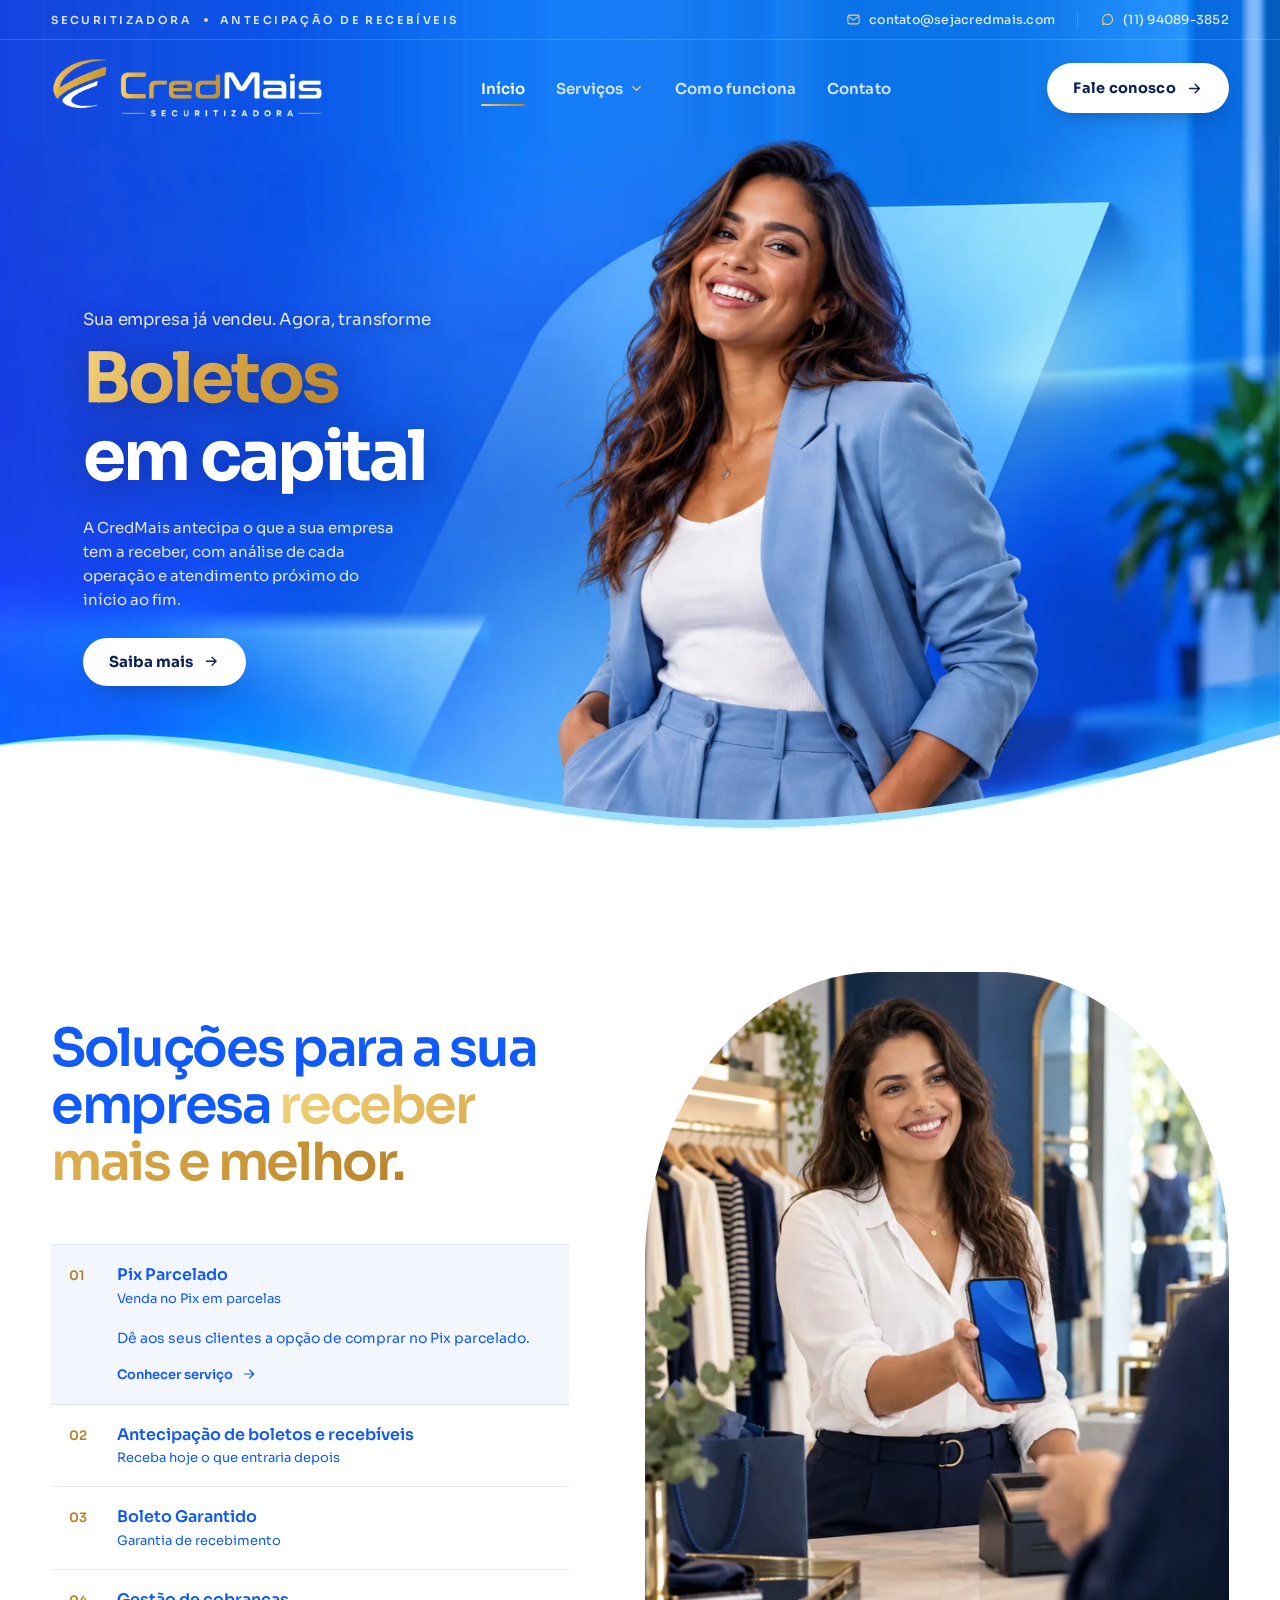
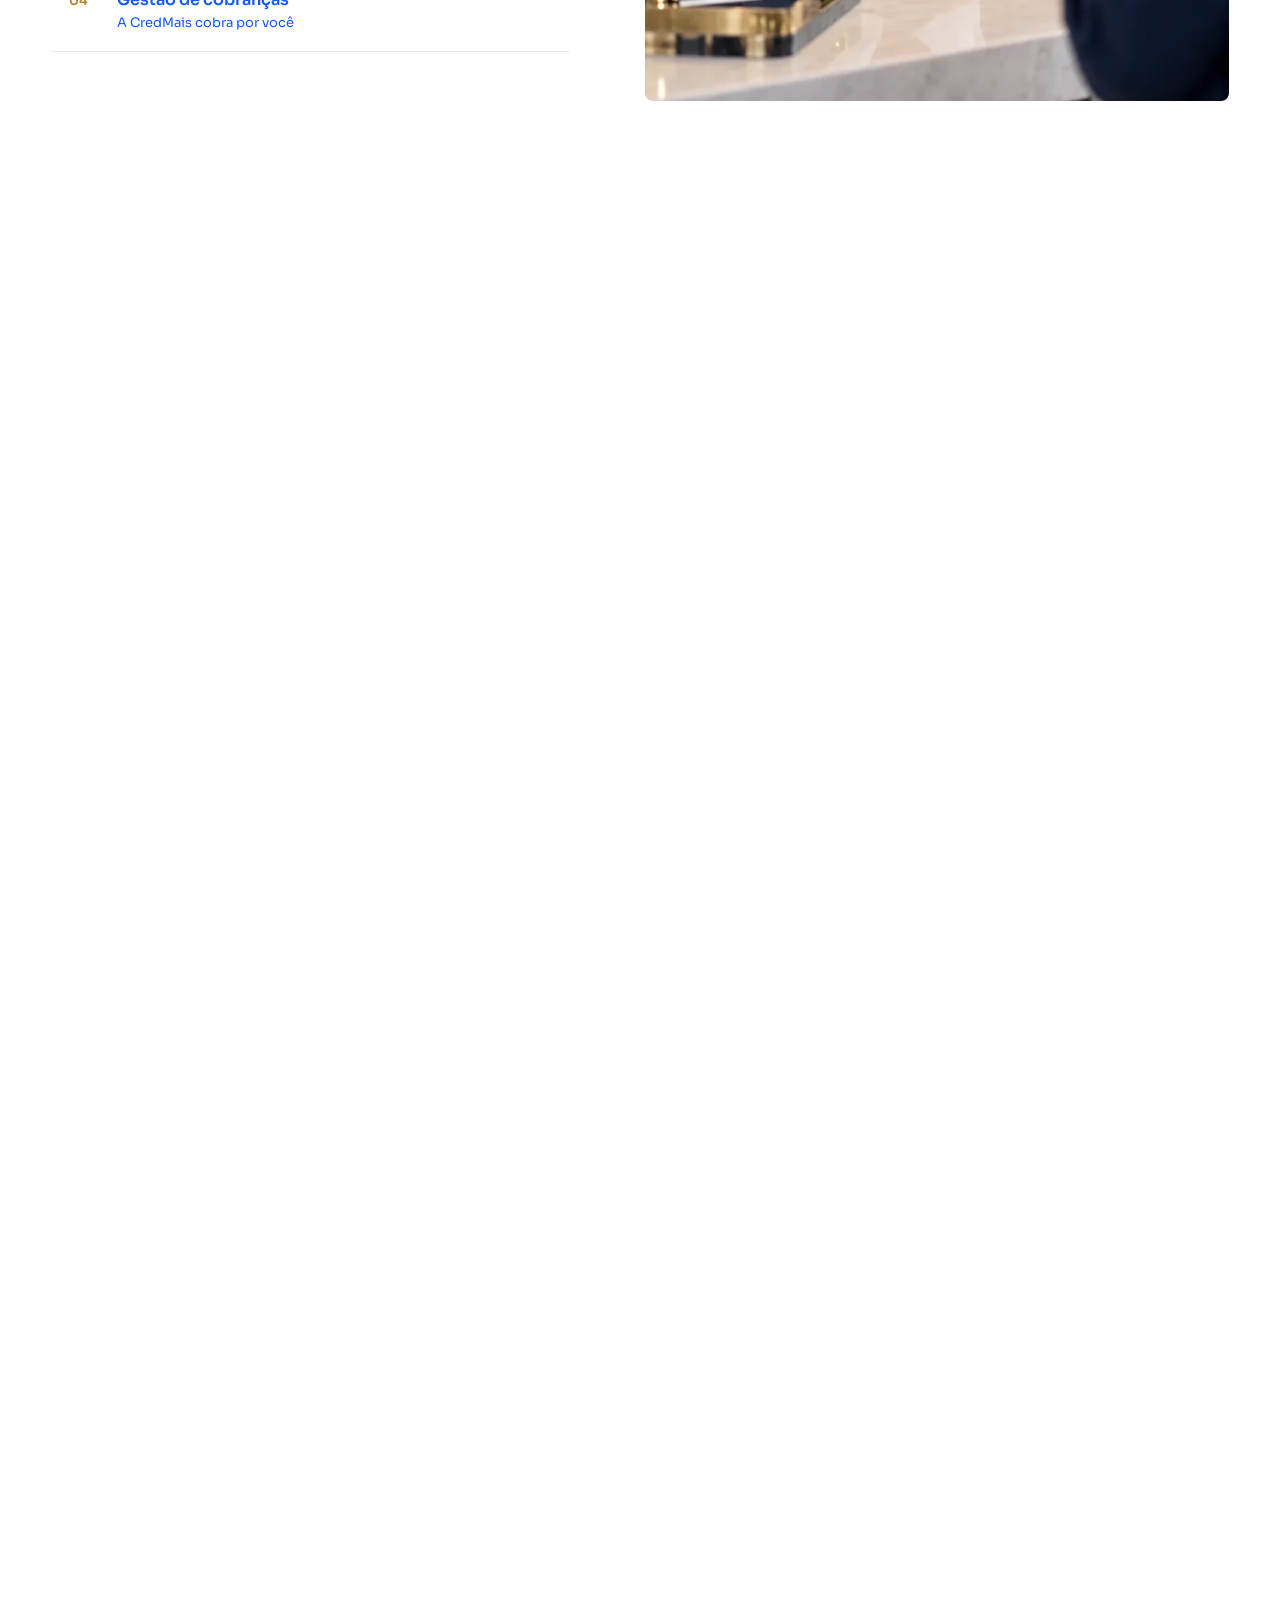
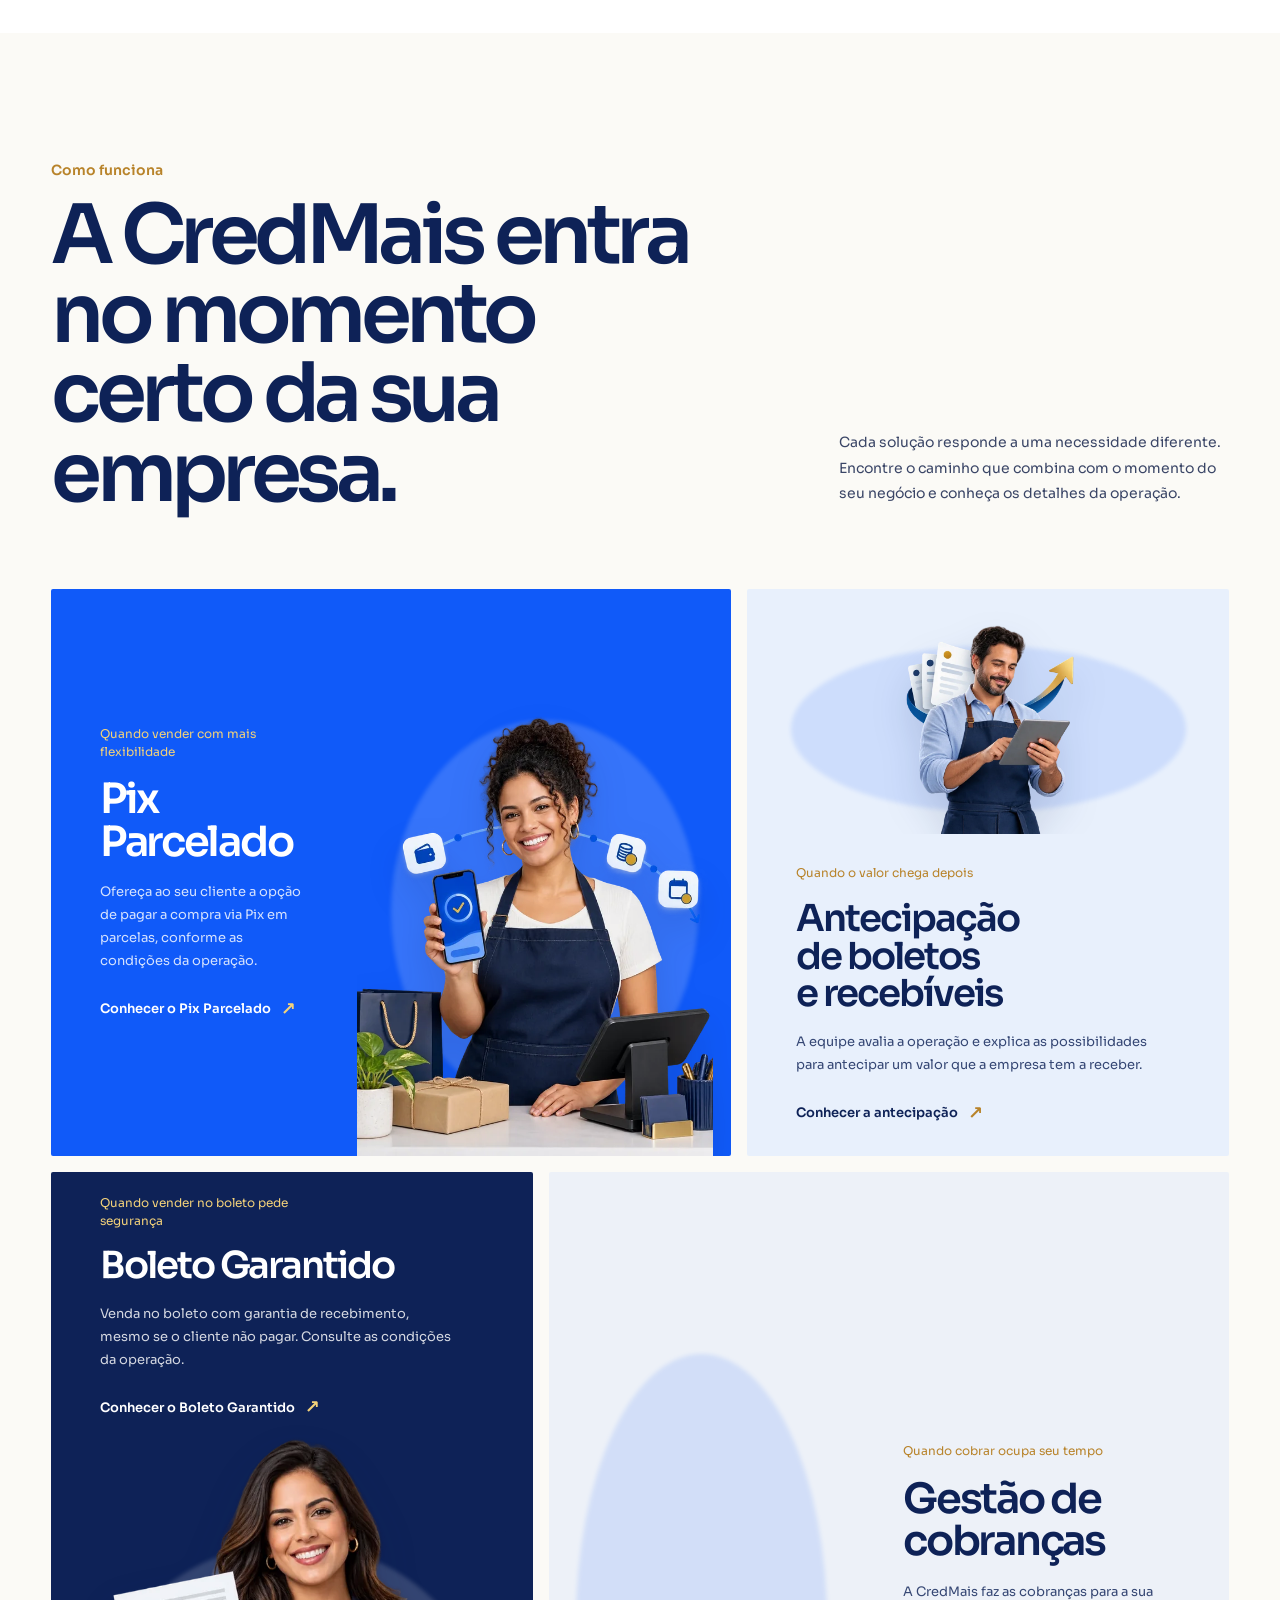
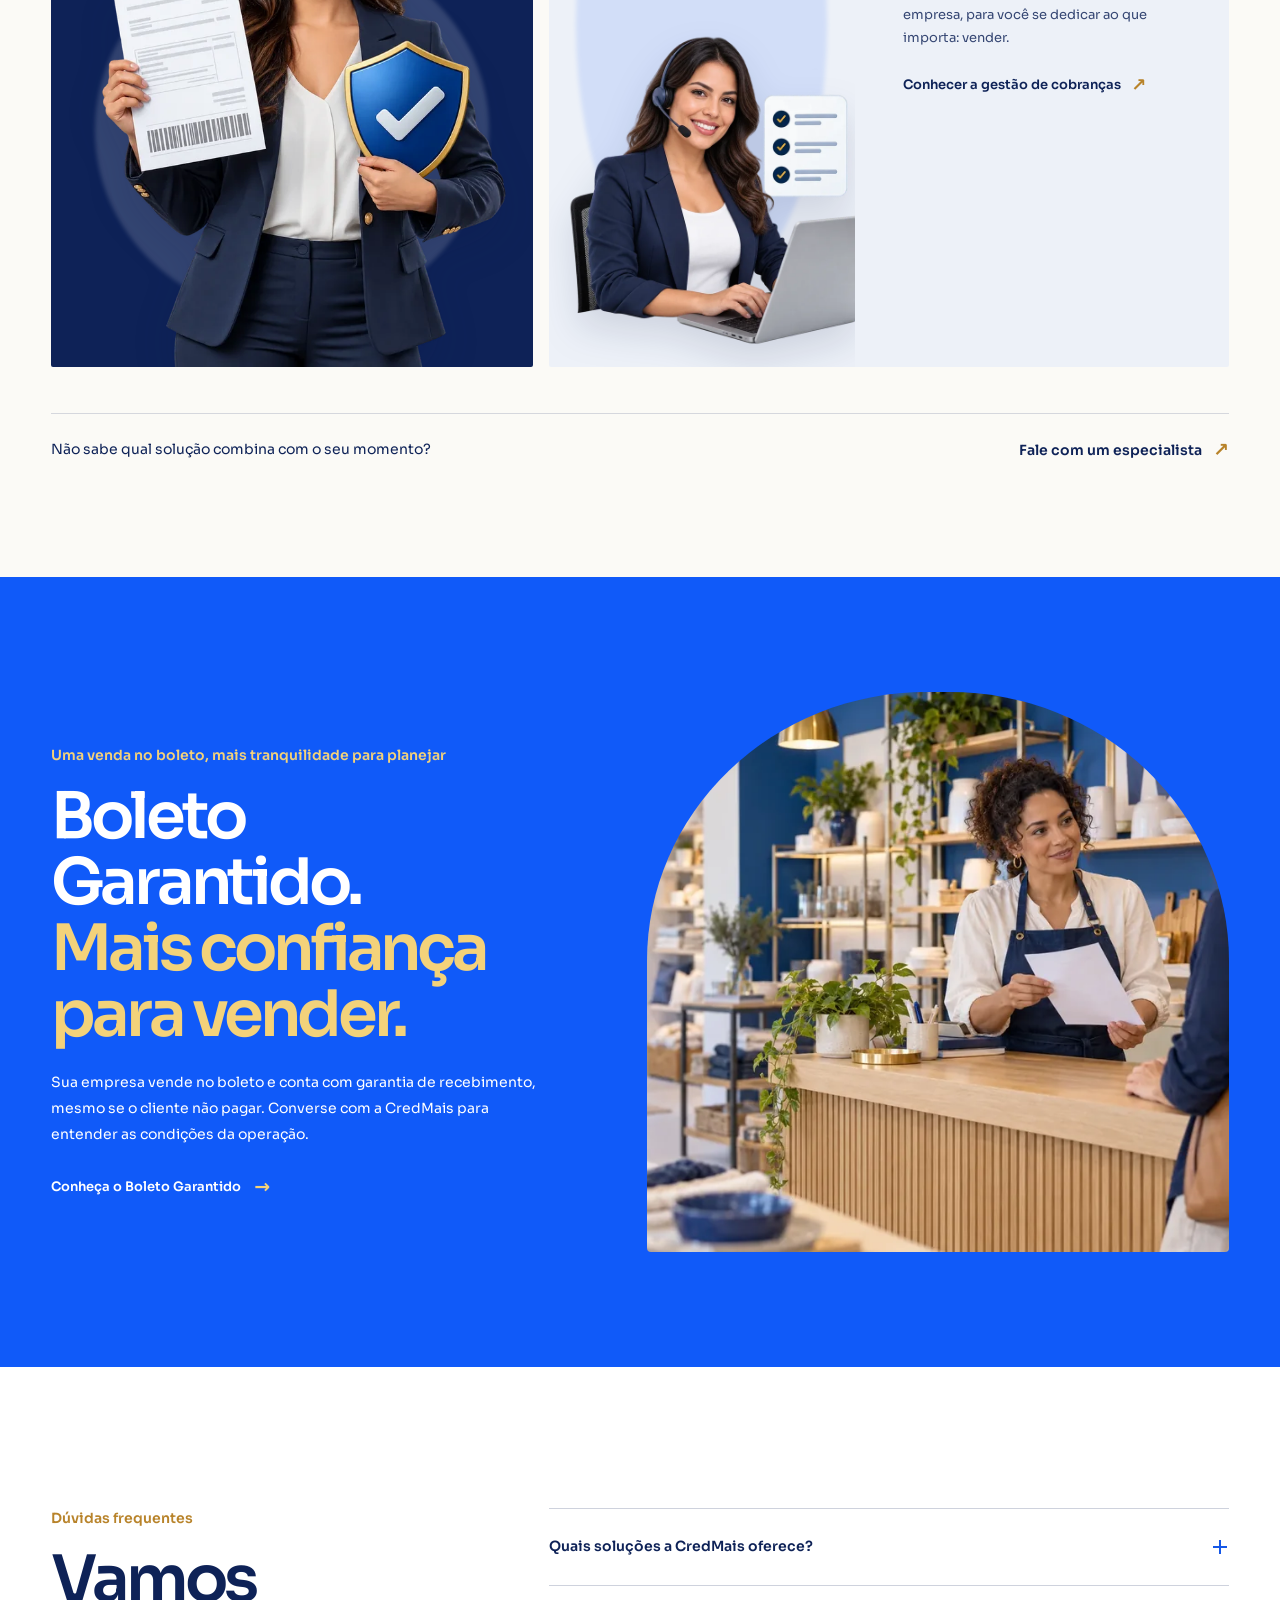
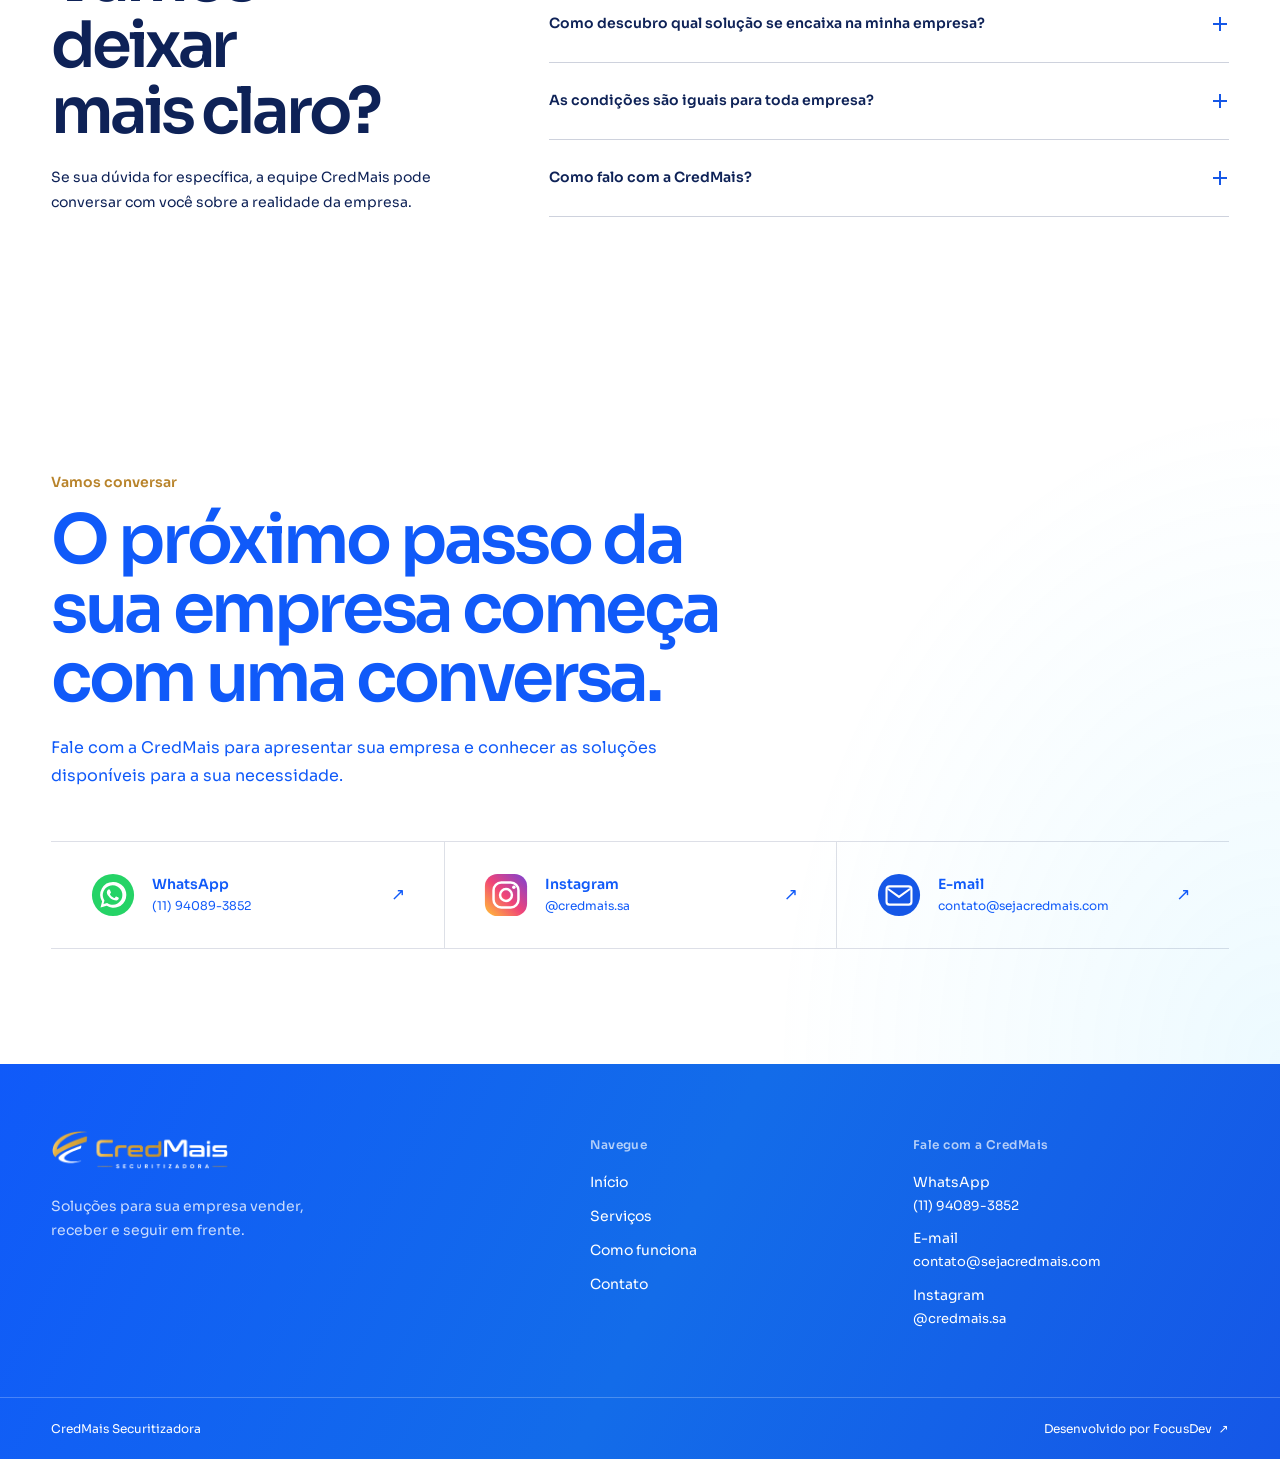
<file: index.html>
<!doctype html>
<html lang="pt-BR">
<head>
  <meta charset="utf-8" />
  <meta name="viewport" content="width=device-width, initial-scale=1" />
  
  
  <meta name="theme-color" content="#ffffff" />
  <link rel="icon" href="/assets/img/logo-prata.png" type="image/png" />

  <link rel="preconnect" href="https://fonts.googleapis.com" />
  <link rel="preconnect" href="https://fonts.gstatic.com" crossorigin />
  <link href="https://fonts.googleapis.com/css2?family=Sora:wght@400;500;600;700&display=swap" rel="stylesheet" />
  <link rel="stylesheet" href="/assets/css/style.css?v=4" />
  <link rel="stylesheet" href="/assets/css/hero.css?v=6" />
  <link rel="stylesheet" href="/assets/css/servicos.css?v=4" />
  <link rel="stylesheet" href="/assets/css/como-funciona.css?v=7" />
  <link rel="stylesheet" href="/assets/css/contato-footer.css?v=4" />
  <link rel="stylesheet" href="/assets/css/home-complementos.css?v=1" />
<link rel="stylesheet" href="/assets/css/cms-sections.css"><script src="/assets/js/cms-config.js" defer></script><script src="/assets/js/cms-site.js" defer></script><script src="/assets/js/seo-core.js" defer></script>
<script src="/assets/js/seo-site.js" defer></script>







<title data-cm-seo>CredMais | Soluções para recebíveis e vendas da sua empresa</title><meta data-cm-seo name="description" content="A CredMais antecipa o que a sua empresa tem a receber, com análise de cada operação e atendimento próximo do início ao fim."><meta data-cm-seo name="robots" content="index,follow,max-image-preview:large"><link data-cm-seo rel="canonical" href="https://sejacredmais.com/"><meta data-cm-seo property="og:type" content="website"><meta data-cm-seo property="og:locale" content="pt_BR"><meta data-cm-seo property="og:site_name" content="CredMais Securitizadora"><meta data-cm-seo property="og:title" content="CredMais | Soluções para recebíveis e vendas da sua empresa"><meta data-cm-seo property="og:description" content="A CredMais antecipa o que a sua empresa tem a receber, com análise de cada operação e atendimento próximo do início ao fim."><meta data-cm-seo property="og:url" content="https://sejacredmais.com/"><meta data-cm-seo name="twitter:card" content="summary_large_image"><meta data-cm-seo name="twitter:title" content="CredMais | Soluções para recebíveis e vendas da sua empresa"><meta data-cm-seo name="twitter:description" content="A CredMais antecipa o que a sua empresa tem a receber, com análise de cada operação e atendimento próximo do início ao fim."><meta data-cm-seo property="og:image" content="https://sejacredmais.com/admin/media/securitizadora-1.webp"><meta data-cm-seo property="og:image:alt" content="CredMais Securitizadora"><meta data-cm-seo name="twitter:image" content="https://sejacredmais.com/admin/media/securitizadora-1.webp"><script data-cm-seo type="application/ld+json">{"@context":"https://schema.org","@graph":[{"@type":"Organization","@id":"https://sejacredmais.com/#organization","name":"CredMais Securitizadora","url":"https://sejacredmais.com/","logo":"https://sejacredmais.com/assets/img/logo.png","sameAs":["https://www.instagram.com/credmais.sa/"]},{"@type":"WebSite","@id":"https://sejacredmais.com/#website","url":"https://sejacredmais.com/","name":"CredMais Securitizadora","inLanguage":"pt-BR","publisher":{"@id":"https://sejacredmais.com/#organization"}},{"@type":"WebPage","@id":"https://sejacredmais.com/#webpage","url":"https://sejacredmais.com/","name":"CredMais | Soluções para recebíveis e vendas da sua empresa","description":"A CredMais antecipa o que a sua empresa tem a receber, com análise de cada operação e atendimento próximo do início ao fim.","inLanguage":"pt-BR","isPartOf":{"@id":"https://sejacredmais.com/#website"},"primaryImageOfPage":{"@type":"ImageObject","url":"https://sejacredmais.com/admin/media/securitizadora-1.webp"}}]}</script>
</head>
<body data-page="home" data-header="transparent">

  <div id="site-header"></div>
  <script src="/assets/js/header.js?v=6"></script>

  <main id="inicio">

    <!-- ============ HERO ============ -->
    <section class="hero">
      <div class="container hero__inner">
        <div class="hero__content">
          <h1 class="hero__title">
            <span class="hero__side anim" style="--d:.2s">Sua empresa já vendeu. <br />Agora, transforme</span>
            <span class="hero__big hero__big--1 anim" style="--d:.3s">
              <span class="rotator">
                <span class="rotator__word is-active">Boletos</span>
                <span class="rotator__word" aria-hidden="true">Recebíveis</span>
                <span class="rotator__word" aria-hidden="true">Duplicatas</span>
                <span class="rotator__word" aria-hidden="true">Vendas</span>
              </span>
            </span>
            <span class="hero__big hero__big--2 anim" style="--d:.4s">em capital</span>
          </h1>

          <div class="hero__cta anim" style="--d:.55s">
            <p class="hero__lead">
              A CredMais antecipa o que a sua empresa tem a receber, com análise
              de cada operação e atendimento próximo do início ao fim.
            </p>
            <a href="/#servicos" class="btn-pill">
              <span>Saiba mais</span>
              <svg viewBox="0 0 24 24" aria-hidden="true"><path d="M5 12h14M13 6l6 6-6 6"/></svg>
            </a>
          </div>
        </div>
      </div>

      <!-- Imagem: inteira no desktop (texto por cima); no celular fica abaixo do texto -->
      <div class="hero__media">
        <picture>
          <source type="image/webp" srcset="/assets/img/hero-1000.webp 1000w, /assets/img/hero.webp 1672w" sizes="100vw" />
          <img src="/assets/img/hero.jpg" width="1672" height="941" alt="Empresária sorrindo cercada por elementos de antecipação de recebíveis, boleto e crescimento" fetchpriority="high" />
        </picture>
      </div>

    </section>

    <!-- ============ SERVIÇOS ============ -->
    <section class="services" id="servicos">
      <div class="container services__inner">
        <div class="services__content">
          <h2 class="services__title reveal">Soluções para a sua empresa <span>receber mais e melhor.</span></h2>
          <ol class="svc-list reveal" style="--d:.1s">
            <li class="svc is-active" data-i="0">
              <button class="svc__head" type="button" aria-expanded="true" aria-controls="svc-body-0">
                <span class="svc__num">01</span>
                <span class="svc__title">Pix Parcelado</span>
                <span class="svc__short">Venda no Pix em parcelas</span>
              </button>
              <div class="svc__body" id="svc-body-0">
                <div class="svc__body-inner">
                  <p>Dê aos seus clientes a opção de comprar no Pix parcelado.</p>
                  <a href="/servicos/pix-parcelado/" class="svc__link">Conhecer serviço
                    <svg viewBox="0 0 24 24" aria-hidden="true"><path d="M5 12h14M13 6l6 6-6 6"/></svg>
                  </a>
                </div>
              </div>
            </li>
            <li class="svc" data-i="1">
              <button class="svc__head" type="button" aria-expanded="false" aria-controls="svc-body-1">
                <span class="svc__num">02</span>
                <span class="svc__title">Antecipação de boletos e recebíveis</span>
                <span class="svc__short">Receba hoje o que entraria depois</span>
              </button>
              <div class="svc__body" id="svc-body-1">
                <div class="svc__body-inner">
                  <p>Antecipe o valor que a sua empresa tem para receber de boletos e outros recebíveis.</p>
                  <a href="/servicos/antecipacao-de-recebiveis/" class="svc__link">Conhecer serviço
                    <svg viewBox="0 0 24 24" aria-hidden="true"><path d="M5 12h14M13 6l6 6-6 6"/></svg>
                  </a>
                </div>
              </div>
            </li>
            <li class="svc" data-i="2">
              <button class="svc__head" type="button" aria-expanded="false" aria-controls="svc-body-2">
                <span class="svc__num">03</span>
                <span class="svc__title">Boleto Garantido</span>
                <span class="svc__short">Garantia de recebimento</span>
              </button>
              <div class="svc__body" id="svc-body-2">
                <div class="svc__body-inner">
                  <p>Sua empresa vende no boleto e tem a garantia de receber, mesmo se o cliente não pagar.</p>
                  <a href="/servicos/boleto-garantido/" class="svc__link">Conhecer serviço
                    <svg viewBox="0 0 24 24" aria-hidden="true"><path d="M5 12h14M13 6l6 6-6 6"/></svg>
                  </a>
                </div>
              </div>
            </li>
            <li class="svc" data-i="3">
              <button class="svc__head" type="button" aria-expanded="false" aria-controls="svc-body-3">
                <span class="svc__num">04</span>
                <span class="svc__title">Gestão de cobranças</span>
                <span class="svc__short">A CredMais cobra por você</span>
              </button>
              <div class="svc__body" id="svc-body-3">
                <div class="svc__body-inner">
                  <p>A CredMais faz as cobranças para a sua empresa, para você se dedicar ao que importa: vender.</p>
                  <a href="/servicos/gestao-de-cobrancas/" class="svc__link">Conhecer serviço
                    <svg viewBox="0 0 24 24" aria-hidden="true"><path d="M5 12h14M13 6l6 6-6 6"/></svg>
                  </a>
                </div>
              </div>
            </li>
          </ol>
        </div>

        <div class="svc-stage reveal" style="--d:.15s" aria-hidden="true">
            <img class="svc-stage__img svc-stage__img--photo is-active" data-i="0" src="/assets/img/servicos/home-pix-parcelado.webp" srcset="/assets/img/servicos/home-pix-parcelado-640.webp 640w, /assets/img/servicos/home-pix-parcelado-800.webp 800w, /assets/img/servicos/home-pix-parcelado.webp 1122w" sizes="(max-width: 900px) 88vw, min(40vw, 560px)" width="1122" height="1402" alt="Lojista apresenta o celular a uma cliente em uma boutique." loading="lazy" />
            <img class="svc-stage__img svc-stage__img--photo" data-i="1" src="/assets/img/servicos/home-antecipacao.webp" srcset="/assets/img/servicos/home-antecipacao-640.webp 640w, /assets/img/servicos/home-antecipacao-800.webp 800w, /assets/img/servicos/home-antecipacao.webp 1122w" sizes="(max-width: 900px) 88vw, min(40vw, 560px)" width="1122" height="1402" alt="Empreendedor de uma padaria revê documentos e um tablet no balcão." loading="lazy" />
            <img class="svc-stage__img svc-stage__img--photo" data-i="2" src="/assets/img/servicos/home-boleto-garantido.webp" srcset="/assets/img/servicos/home-boleto-garantido-640.webp 640w, /assets/img/servicos/home-boleto-garantido-800.webp 800w, /assets/img/servicos/home-boleto-garantido.webp 1122w" sizes="(max-width: 900px) 88vw, min(40vw, 560px)" width="1122" height="1402" alt="Lojista conversa com uma cliente enquanto apresenta um documento em branco." loading="lazy" />
            <img class="svc-stage__img svc-stage__img--photo" data-i="3" src="/assets/img/servicos/home-gestao-cobrancas.webp" srcset="/assets/img/servicos/home-gestao-cobrancas-640.webp 640w, /assets/img/servicos/home-gestao-cobrancas-800.webp 800w, /assets/img/servicos/home-gestao-cobrancas.webp 1122w" sizes="(max-width: 900px) 88vw, min(40vw, 560px)" width="1122" height="1402" alt="Duas empreendedoras analisam juntas o caderno da loja." loading="lazy" />
        </div>
      </div>
    </section>

    <!-- ============ COMO FUNCIONA ============ -->
    <section id="como-funciona" class="solutions-flow" aria-labelledby="process-title">
      <div class="container solutions-flow__inner">
        <header class="solutions-flow__header">
          <div>
            <p class="solutions-flow__eyebrow">Como funciona</p>
            <h2 id="process-title">A CredMais entra no momento certo da sua empresa.</h2>
          </div>
          <p class="solutions-flow__intro">Cada solução responde a uma necessidade diferente. Encontre o caminho que combina com o momento do seu negócio e conheça os detalhes da operação.</p>
        </header>

        <div class="solutions-flow__grid" aria-label="Soluções da CredMais e quando usar cada uma">
          <article class="flow-card flow-card--pix" data-reveal>
            <div class="flow-card__copy">
              <p class="flow-card__kicker">Quando vender com mais flexibilidade</p>
              <h3>Pix Parcelado</h3>
              <p>Ofereça ao seu cliente a opção de pagar a compra via Pix em parcelas, conforme as condições da operação.</p>
              <a href="/servicos/pix-parcelado/">Conhecer o Pix Parcelado <span aria-hidden="true">↗</span></a>
            </div>
            <figure class="flow-card__art"><img src="/assets/img/servicos/process-pix.webp" srcset="/assets/img/servicos/process-pix-640.webp 640w, /assets/img/servicos/process-pix-800.webp 800w, /assets/img/servicos/process-pix.webp 1122w" sizes="(max-width: 599px) calc(100vw - 48px), (max-width: 820px) 46vw, 32vw" width="1122" height="1402" alt="Empreendedora apresenta uma solução de pagamento no celular" loading="lazy" /></figure>
          </article>

          <article class="flow-card flow-card--antecipacao" data-reveal>
            <figure class="flow-card__art"><img src="/assets/img/servicos/process-antecipacao.webp" srcset="/assets/img/servicos/process-antecipacao-640.webp 640w, /assets/img/servicos/process-antecipacao-800.webp 800w, /assets/img/servicos/process-antecipacao.webp 1122w" sizes="(max-width: 599px) calc(100vw - 48px), (max-width: 820px) 46vw, 32vw" width="1122" height="1402" alt="Empreendedor analisa recebíveis em um tablet" loading="lazy" /></figure>
            <div class="flow-card__copy">
              <p class="flow-card__kicker">Quando o valor chega depois</p>
              <h3>Antecipação de boletos e recebíveis</h3>
              <p>A equipe avalia a operação e explica as possibilidades para antecipar um valor que a empresa tem a receber.</p>
              <a href="/servicos/antecipacao-de-recebiveis/">Conhecer a antecipação <span aria-hidden="true">↗</span></a>
            </div>
          </article>

          <article class="flow-card flow-card--boleto" data-reveal>
            <div class="flow-card__copy">
              <p class="flow-card__kicker">Quando vender no boleto pede segurança</p>
              <h3>Boleto Garantido</h3>
              <p>Venda no boleto com garantia de recebimento, mesmo se o cliente não pagar. Consulte as condições da operação.</p>
              <a href="/servicos/boleto-garantido/">Conhecer o Boleto Garantido <span aria-hidden="true">↗</span></a>
            </div>
            <figure class="flow-card__art"><img src="/assets/img/servicos/process-boleto.webp" srcset="/assets/img/servicos/process-boleto-640.webp 640w, /assets/img/servicos/process-boleto-800.webp 800w, /assets/img/servicos/process-boleto.webp 1122w" sizes="(max-width: 599px) calc(100vw - 48px), (max-width: 820px) 46vw, 32vw" width="1122" height="1402" alt="Profissional segura um boleto e um símbolo de proteção" loading="lazy" /></figure>
          </article>

          <article class="flow-card flow-card--gestao" data-reveal>
            <figure class="flow-card__art"><img src="/assets/img/servicos/process-gestao.webp" srcset="/assets/img/servicos/process-gestao-640.webp 640w, /assets/img/servicos/process-gestao-800.webp 800w, /assets/img/servicos/process-gestao.webp 1122w" sizes="(max-width: 599px) calc(100vw - 48px), (max-width: 820px) 46vw, 32vw" width="1122" height="1402" alt="Profissional de atendimento acompanha uma lista de cobranças" loading="lazy" /></figure>
            <div class="flow-card__copy">
              <p class="flow-card__kicker">Quando cobrar ocupa seu tempo</p>
              <h3>Gestão de cobranças</h3>
              <p>A CredMais faz as cobranças para a sua empresa, para você se dedicar ao que importa: vender.</p>
              <a href="/servicos/gestao-de-cobrancas/">Conhecer a gestão de cobranças <span aria-hidden="true">↗</span></a>
            </div>
          </article>
        </div>

        <div class="solutions-flow__footer">
          <p>Não sabe qual solução combina com o seu momento?</p>
          <a href="https://wa.me/5511940893852" target="_blank" rel="noopener noreferrer">Fale com um especialista <span aria-hidden="true">↗</span></a>
        </div>
      </div>
    </section>
    <section class="home-guarantee" aria-labelledby="home-guarantee-title">
      <div class="home-guarantee__copy">
        <p class="home-complement-kicker">Uma venda no boleto, mais tranquilidade para planejar</p>
        <h2 id="home-guarantee-title">Boleto Garantido.<br /><span>Mais confiança para vender.</span></h2>
        <p>Sua empresa vende no boleto e conta com garantia de recebimento, mesmo se o cliente não pagar. Converse com a CredMais para entender as condições da operação.</p>
        <a class="home-complement-link" href="/servicos/boleto-garantido/">Conheça o Boleto Garantido <span aria-hidden="true">→</span></a>
      </div>
      <figure class="home-guarantee__photo"><img src="/assets/img/servicos/home-boleto-destaque.webp" srcset="/assets/img/servicos/home-boleto-destaque-1000.webp 1000w, /assets/img/servicos/home-boleto-destaque.webp 1536w" sizes="(max-width: 719px) calc(100vw - 48px), 50vw" width="1536" height="1024" alt="Empreendedora conversa com uma cliente e apresenta um documento na boutique." loading="lazy" /></figure>
    </section>

    <section class="home-faq" aria-labelledby="home-faq-title">
      <div class="home-faq__inner">
        <div class="home-faq__intro"><p class="home-complement-kicker">Dúvidas frequentes</p><h2 id="home-faq-title">Vamos deixar mais claro?</h2><p>Se sua dúvida for específica, a equipe CredMais pode conversar com você sobre a realidade da empresa.</p></div>
        <div class="home-faq__list">
          <details><summary>Quais soluções a CredMais oferece?<span aria-hidden="true"></span></summary><p>Pix Parcelado, Antecipação de boletos e recebíveis, Boleto Garantido e Gestão de cobranças. Veja <a href="#servicos">a apresentação dos serviços</a>.</p></details>
          <details><summary>Como descubro qual solução se encaixa na minha empresa?<span aria-hidden="true"></span></summary><p>Conte à CredMais sobre o seu negócio e o que você precisa. A equipe explica as opções e as condições para cada operação.</p></details>
          <details><summary>As condições são iguais para toda empresa?<span aria-hidden="true"></span></summary><p>As condições dependem da solução e da operação. Converse com a equipe para entender os detalhes aplicáveis ao seu caso.</p></details>
          <details><summary>Como falo com a CredMais?<span aria-hidden="true"></span></summary><p>Você pode iniciar uma conversa pelo <a href="https://wa.me/5511940893852" target="_blank" rel="noopener noreferrer">WhatsApp</a> ou conferir os outros <a href="/contato/">canais de contato</a>.</p></details>
        </div>
      </div>
    </section>
    <!-- ============ CONTATO ============ -->
    <section id="contato" class="contact-section" aria-labelledby="contact-title">
      <div class="container contact-section__inner">
        <div class="contact-section__copy">
          <p class="contact-section__eyebrow">Vamos conversar</p>
          <h2 id="contact-title">O próximo passo da sua empresa começa com uma conversa.</h2>
          <p>Fale com a CredMais para apresentar sua empresa e conhecer as soluções disponíveis para a sua necessidade.</p>
        </div>
        <div class="contact-section__channels" aria-label="Canais de contato da CredMais">
          <a class="contact-channel" href="https://wa.me/5511940893852" target="_blank" rel="noopener noreferrer">
            <svg class="contact-channel__icon contact-channel__icon--whatsapp" viewBox="0 0 48 48" aria-hidden="true">
              <circle cx="24" cy="24" r="22" fill="#25D366" />
              <path fill="#fff" d="M24 10.5a13.3 13.3 0 0 0-11.4 20.2L11 37l6.5-1.7A13.4 13.4 0 1 0 24 10.5Zm0 23.7c-2 0-4-.5-5.7-1.6l-.4-.2-3.8 1 1-3.7-.3-.5a10.2 10.2 0 1 1 9.2 5Zm5.6-7.6c-.3-.2-1.8-.9-2.1-1-.3-.1-.5-.2-.7.2l-1 1.2c-.2.2-.4.3-.7.1-.3-.2-1.3-.5-2.5-1.5-.9-.8-1.5-1.8-1.7-2.1-.2-.3 0-.5.1-.7l.5-.6c.2-.2.2-.3.3-.5.1-.2 0-.4 0-.6-.1-.2-.7-1.7-1-2.3-.2-.6-.5-.5-.7-.5h-.6c-.2 0-.5.1-.8.4-.3.3-1.1 1.1-1.1 2.6s1.1 3 1.3 3.2c.1.2 2.1 3.2 5.1 4.5.7.3 1.3.5 1.8.6.7.2 1.4.2 1.9.1.6-.1 1.8-.7 2.1-1.4.3-.7.3-1.3.2-1.4-.1-.1-.3-.2-.6-.4Z" />
            </svg>
            <span class="contact-channel__text"><strong>WhatsApp</strong><small>(11) 94089-3852</small></span>
            <span class="contact-channel__arrow" aria-hidden="true">↗</span>
          </a>
          <a class="contact-channel" href="https://www.instagram.com/credmais.sa/" target="_blank" rel="noopener noreferrer">
            <svg class="contact-channel__icon contact-channel__icon--instagram" viewBox="0 0 48 48" aria-hidden="true">
              <defs><linearGradient id="instagram-gradient" x1="5" y1="43" x2="43" y2="5" gradientUnits="userSpaceOnUse"><stop stop-color="#FFB13D" /><stop offset=".48" stop-color="#F04478" /><stop offset="1" stop-color="#8A42C8" /></linearGradient></defs>
              <rect x="2" y="2" width="44" height="44" rx="13" fill="url(#instagram-gradient)" />
              <rect x="11" y="11" width="26" height="26" rx="8" fill="none" stroke="#fff" stroke-width="2.6" />
              <circle cx="24" cy="24" r="6.2" fill="none" stroke="#fff" stroke-width="2.6" />
              <circle cx="32.2" cy="15.9" r="1.8" fill="#fff" />
            </svg>
            <span class="contact-channel__text"><strong>Instagram</strong><small>@credmais.sa</small></span>
            <span class="contact-channel__arrow" aria-hidden="true">↗</span>
          </a>
          <a class="contact-channel" href="mailto:contato@sejacredmais.com">
            <svg class="contact-channel__icon contact-channel__icon--email" viewBox="0 0 48 48" aria-hidden="true">
              <circle cx="24" cy="24" r="22" fill="#1557E7" />
              <rect x="11" y="15" width="26" height="19" rx="3" fill="none" stroke="#fff" stroke-width="2.2" />
              <path d="m13 18 11 8 11-8" fill="none" stroke="#fff" stroke-width="2.2" stroke-linecap="round" stroke-linejoin="round" />
            </svg>
            <span class="contact-channel__text"><strong>E-mail</strong><small>contato@sejacredmais.com</small></span>
            <span class="contact-channel__arrow" aria-hidden="true">↗</span>
          </a>
        </div>
      </div>
    </section>

  </main>

  <div id="site-footer"></div>

  <script src="/assets/js/main.js"></script>
  <script src="/assets/js/hero.js"></script>
  <script src="/assets/js/vendor/gsap.min.js"></script>
  <script src="/assets/js/vendor/ScrollTrigger.min.js"></script>
  <script src="/assets/js/servicos.js?v=2"></script>
  <script src="/assets/js/como-funciona.js?v=5"></script>
  <script src="/assets/js/home-complementos.js?v=1"></script>
  <script src="/assets/js/footer.js?v=1"></script>
</body>
</html>
</file>
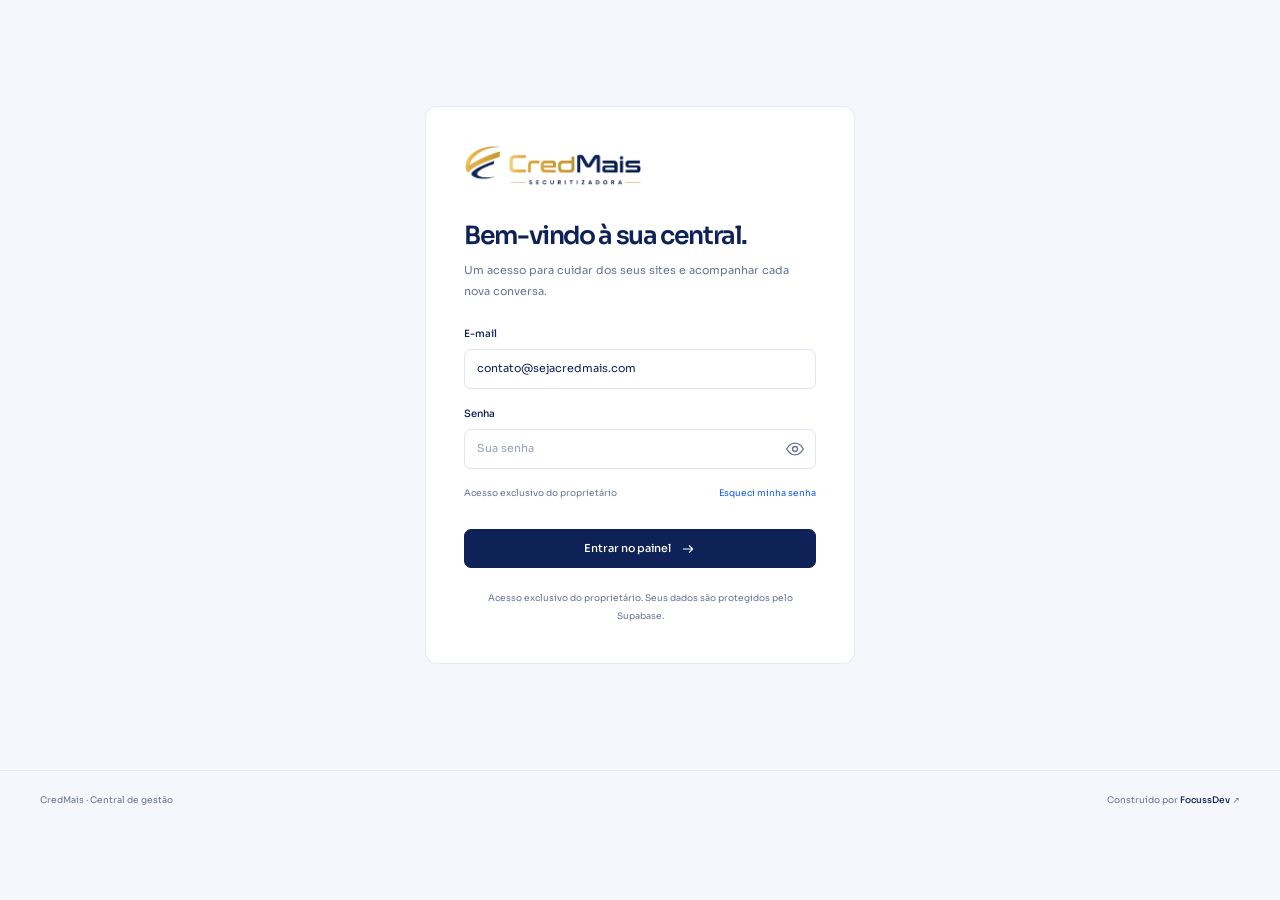
<file: admin/index.html>
<!doctype html>
<html lang="pt-BR">
<head>
  <meta charset="utf-8">
  <meta name="viewport" content="width=device-width,initial-scale=1">
  <meta name="robots" content="noindex,nofollow">
  <meta name="theme-color" content="#0E2257">
  <title>Painel CredMais</title>
  <link rel="icon" href="/assets/img/logo.png">
  <link rel="preconnect" href="https://fonts.googleapis.com">
  <link rel="preconnect" href="https://fonts.gstatic.com" crossorigin>
  <link href="https://fonts.googleapis.com/css2?family=Sora:wght@400;500;600;700&display=swap" rel="stylesheet">
  <link rel="stylesheet" href="./admin.css">
  <link rel="stylesheet" href="./builder.css">
  <link rel="stylesheet" href="./seo.css">
  <script src="/assets/js/seo-core.js" defer></script>
  <script src="./seo.js" defer></script>
  <script src="./banner-guide.js" defer></script>
  <script src="./backend-config.js" defer></script>
  <script src="./backend.js" defer></script>
  <script src="./builder.js" defer></script>
  <script src="./admin.js" defer></script>
</head>
<body>
  <a class="skip-link" href="#workspace">Ir para o conteúdo</a>
  <div class="app-shell" id="app-shell">
    <aside class="sidebar" id="sidebar" aria-label="Menu principal">
      <a class="brand" href="#overview" aria-label="CredMais, visão geral"><img src="/assets/img/logo.png" width="226" height="66" alt="CredMais"><span>Central de gestão</span></a>
      <button class="sidebar-close icon-button" id="sidebar-close" aria-label="Fechar menu"></button>
      <div class="workspace-label"><span class="workspace-monogram">C</span><div><b>Grupo CredMais</b><small>Seu espaço de trabalho</small></div></div>
      <nav id="primary-nav"></nav>
      <div class="sidebar-sites"><p>Seus sites</p><div id="sidebar-sites"></div></div>
      <div class="sidebar-bottom"><div class="owner-avatar">CM</div><div><b>Administrador</b><small>contato@sejacredmais.com</small></div><button class="icon-button" id="account-button" aria-label="Configurações da conta"></button></div>
    </aside>
    <button class="sidebar-backdrop" id="sidebar-backdrop" aria-label="Fechar menu" hidden></button>
    <div class="app-body">
      <header class="topbar">
        <div class="topbar-location"><button class="icon-button mobile-menu" id="mobile-menu" aria-label="Abrir menu" aria-expanded="false" aria-controls="sidebar"></button><span>Seu painel</span><span class="breadcrumb-divider">/</span><b id="breadcrumb">Visão geral</b></div>
        <div class="topbar-actions"><span class="preview-indicator">Prévia local</span><button class="icon-button" id="help-button" aria-label="Sobre esta prévia"></button><span class="topbar-divider"></span><button class="profile-button" id="profile-button" aria-label="Abrir configurações do administrador">CM</button></div>
      </header>
      <main id="workspace" tabindex="-1"></main>
      <footer class="app-footer"><span>CredMais · Central de gestão</span><a href="https://focussdev.art" target="_blank" rel="noopener noreferrer">Construído por <b>FocussDev</b><span aria-hidden="true"> ↗</span></a></footer>
    </div>
  </div>
  <dialog class="dialog" id="modal"><div id="modal-content"></div></dialog>
  <div class="toast-stack" id="toasts" role="status" aria-live="polite"></div>
  <input type="file" id="media-upload" accept="image/png,image/jpeg,image/webp,image/avif" multiple hidden>
</body>
</html>
</file>
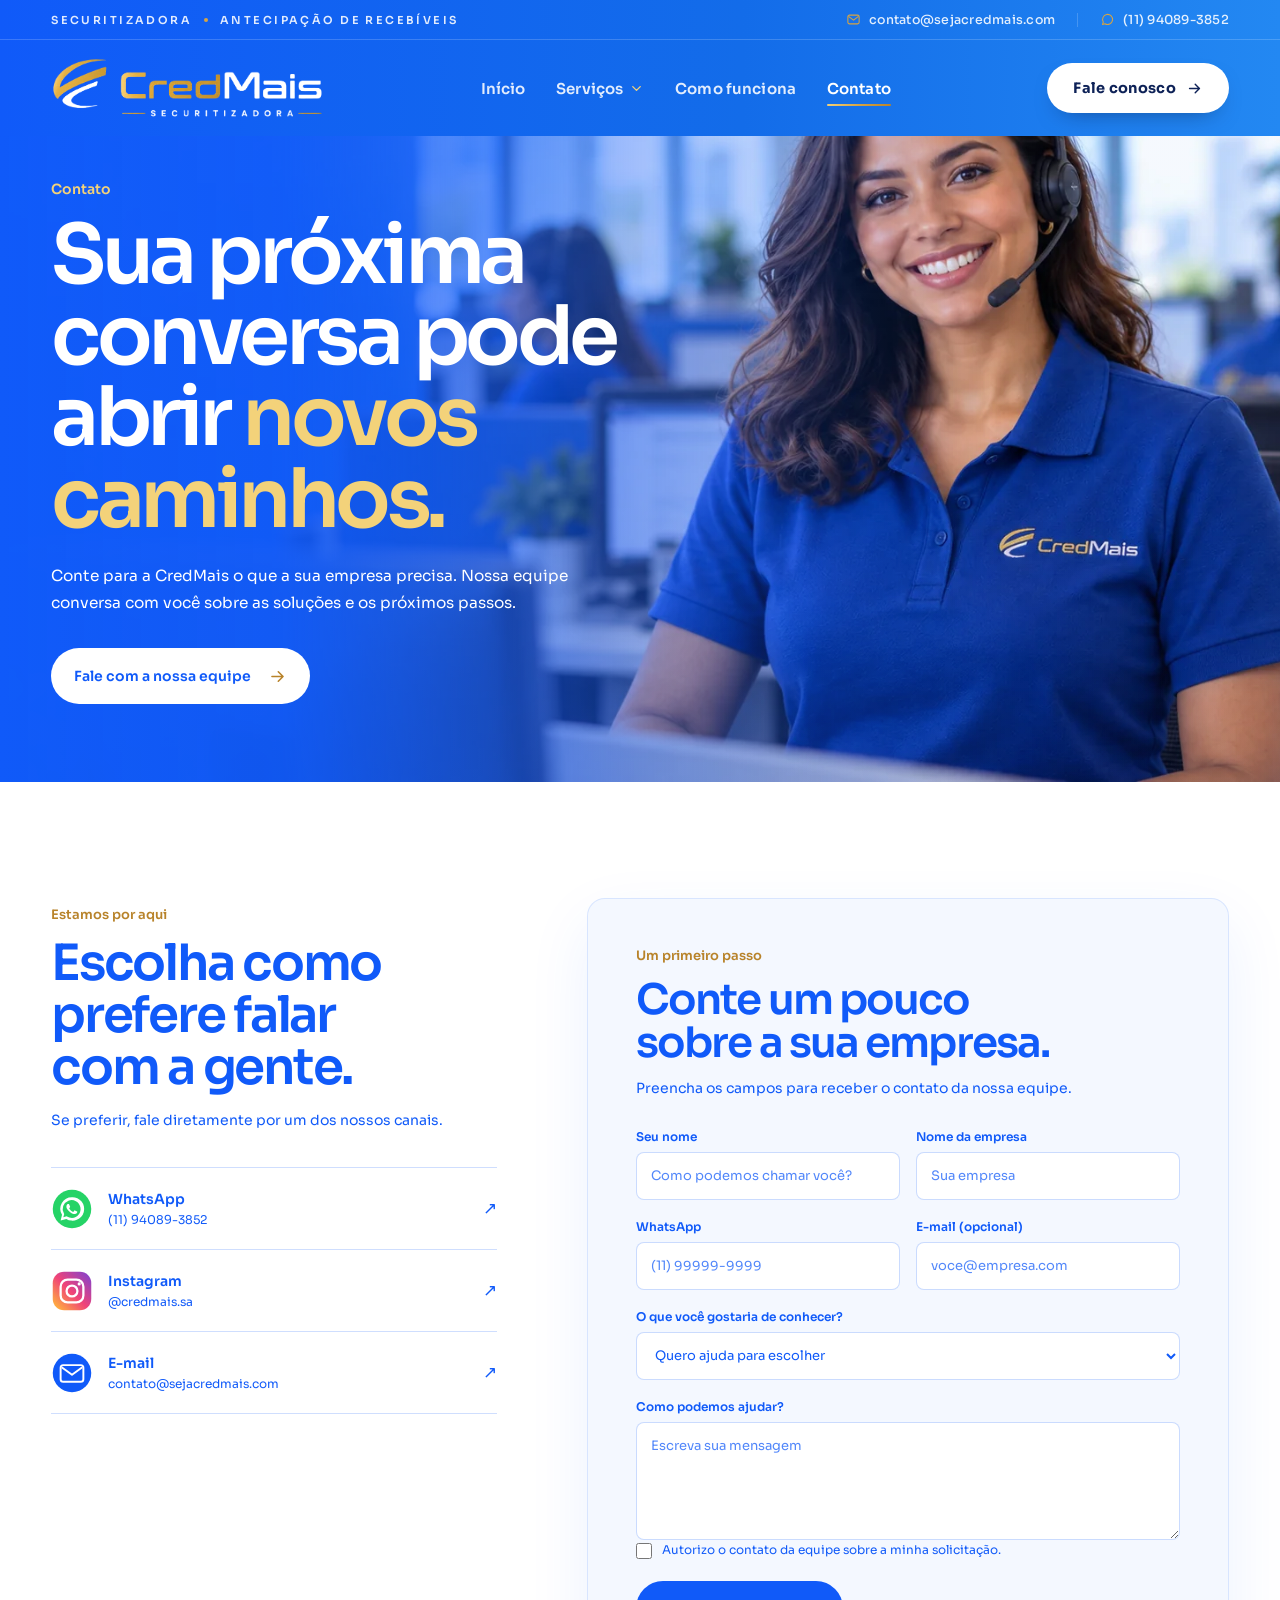
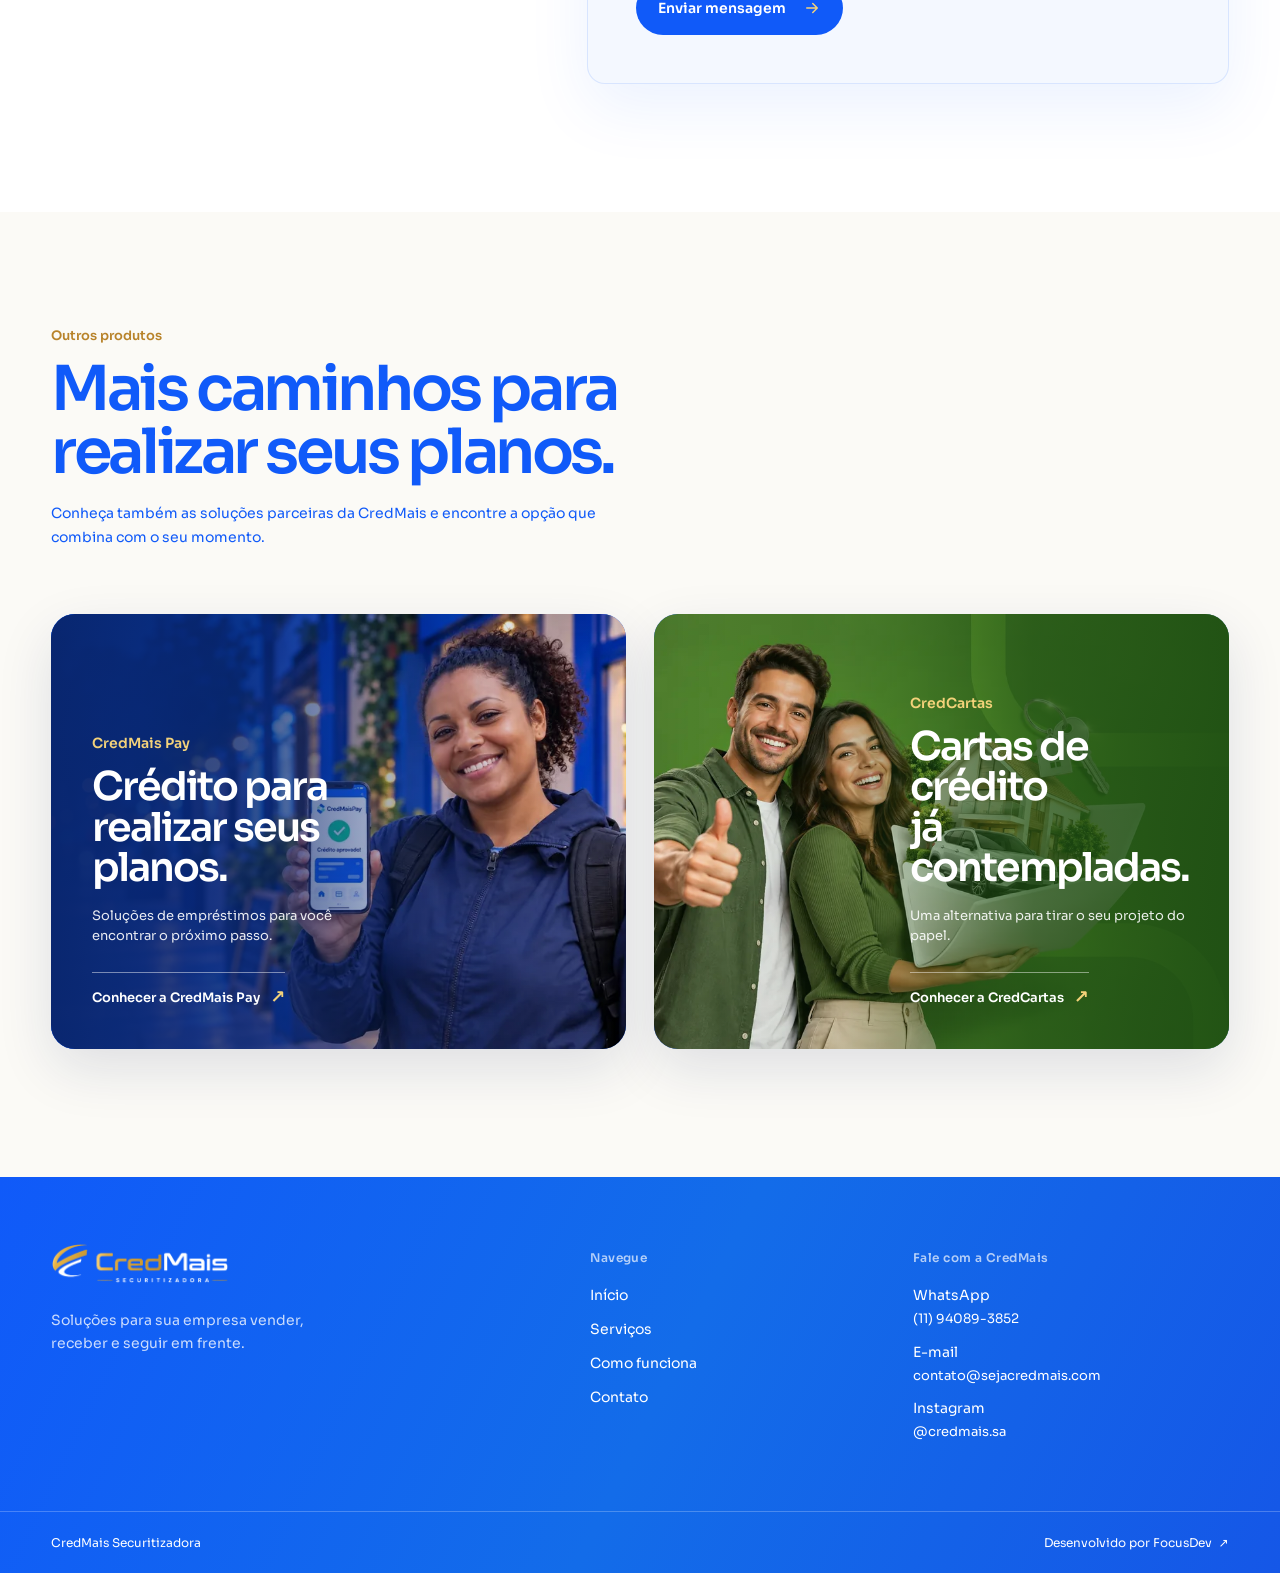
<file: contato/index.html>
<!doctype html>
<html lang="pt-BR">
<head>
  <meta charset="utf-8" />
  <meta name="viewport" content="width=device-width, initial-scale=1" />
  
  
  <meta name="theme-color" content="#105af9" />
  <link rel="icon" href="/assets/img/logo-prata.png" type="image/png" />

  <link rel="preconnect" href="https://fonts.googleapis.com" />
  <link rel="preconnect" href="https://fonts.gstatic.com" crossorigin />
  <link href="https://fonts.googleapis.com/css2?family=Sora:wght@400;500;600;700&display=swap" rel="stylesheet" />
  <link rel="stylesheet" href="/assets/css/style.css?v=4" />
  <link rel="stylesheet" href="/assets/css/contato-footer.css?v=4" />
  <link rel="stylesheet" href="/assets/css/contato.css?v=3" />
<link rel="stylesheet" href="/assets/css/forms-common.css"><link rel="stylesheet" href="/assets/css/cms-sections.css"><script src="/assets/js/cms-config.js" defer></script><script src="/assets/js/cms-site.js" defer></script><script src="/assets/js/seo-core.js" defer></script>
<script src="/assets/js/seo-site.js" defer></script>







<title data-cm-seo>Contato | CredMais Securitizadora</title><meta data-cm-seo name="description" content="Conte para a CredMais o que a sua empresa precisa. Nossa equipe conversa com você sobre as soluções e os próximos passos."><meta data-cm-seo name="robots" content="index,follow,max-image-preview:large"><link data-cm-seo rel="canonical" href="https://sejacredmais.com/contato/"><meta data-cm-seo property="og:type" content="website"><meta data-cm-seo property="og:locale" content="pt_BR"><meta data-cm-seo property="og:site_name" content="CredMais Securitizadora"><meta data-cm-seo property="og:title" content="Contato | CredMais Securitizadora"><meta data-cm-seo property="og:description" content="Conte para a CredMais o que a sua empresa precisa. Nossa equipe conversa com você sobre as soluções e os próximos passos."><meta data-cm-seo property="og:url" content="https://sejacredmais.com/contato/"><meta data-cm-seo name="twitter:card" content="summary_large_image"><meta data-cm-seo name="twitter:title" content="Contato | CredMais Securitizadora"><meta data-cm-seo name="twitter:description" content="Conte para a CredMais o que a sua empresa precisa. Nossa equipe conversa com você sobre as soluções e os próximos passos."><meta data-cm-seo property="og:image" content="https://sejacredmais.com/admin/media/securitizadora-1.webp"><meta data-cm-seo property="og:image:alt" content="CredMais Securitizadora"><meta data-cm-seo name="twitter:image" content="https://sejacredmais.com/admin/media/securitizadora-1.webp"><script data-cm-seo type="application/ld+json">{"@context":"https://schema.org","@graph":[{"@type":"Organization","@id":"https://sejacredmais.com/#organization","name":"CredMais Securitizadora","url":"https://sejacredmais.com/","logo":"https://sejacredmais.com/assets/img/logo.png","sameAs":["https://www.instagram.com/credmais.sa/"]},{"@type":"WebSite","@id":"https://sejacredmais.com/#website","url":"https://sejacredmais.com/","name":"CredMais Securitizadora","inLanguage":"pt-BR","publisher":{"@id":"https://sejacredmais.com/#organization"}},{"@type":"ContactPage","@id":"https://sejacredmais.com/contato/#webpage","url":"https://sejacredmais.com/contato/","name":"Contato | CredMais Securitizadora","description":"Conte para a CredMais o que a sua empresa precisa. Nossa equipe conversa com você sobre as soluções e os próximos passos.","inLanguage":"pt-BR","isPartOf":{"@id":"https://sejacredmais.com/#website"},"primaryImageOfPage":{"@type":"ImageObject","url":"https://sejacredmais.com/admin/media/securitizadora-1.webp"}},{"@type":"BreadcrumbList","itemListElement":[{"@type":"ListItem","position":1,"name":"Início","item":"https://sejacredmais.com/"},{"@type":"ListItem","position":2,"name":"Contato","item":"https://sejacredmais.com/contato/"}]}]}</script>
</head>
<body data-page="contato">
  <div id="site-header"></div>
  <script src="/assets/js/header.js?v=6"></script>

  <main id="inicio" class="contact-page">
    <section id="contato" class="contact-hero" aria-labelledby="contact-page-title">
      <div class="contact-hero__banner">
        <div class="contact-hero__visual" aria-hidden="true">
          <img class="contact-hero__image" src="/assets/img/contato-atendente.webp" srcset="/assets/img/contato-atendente-1000.webp 1000w, /assets/img/contato-atendente.webp 1774w" sizes="100vw" width="1774" height="887" alt="" aria-hidden="true" fetchpriority="high" />
          <div class="contact-hero__shade"></div>
        </div>
        <div class="container contact-hero__inner">
          <div class="contact-hero__copy">
            <p class="contact-hero__eyebrow">Contato</p>
            <h1 id="contact-page-title">Sua próxima conversa pode abrir <span>novos caminhos.</span></h1>
            <p>Conte para a CredMais o que a sua empresa precisa. Nossa equipe conversa com você sobre as soluções e os próximos passos.</p>
            <a class="contact-hero__button" href="#mensagem">
              <span>Fale com a nossa equipe</span>
              <svg viewBox="0 0 24 24" aria-hidden="true"><path d="M5 12h14M13 6l6 6-6 6" /></svg>
            </a>
          </div>
        </div>
      </div>
    </section>

    <section class="contact-main" id="mensagem" aria-labelledby="contact-form-title">
      <div class="container contact-main__inner">
        <div class="contact-main__intro">
          <p class="contact-main__eyebrow">Estamos por aqui</p>
          <h2>Escolha como prefere falar com a gente.</h2>
          <p>Se preferir, fale diretamente por um dos nossos canais.</p>

          <div class="contact-page__channels" aria-label="Canais de contato">
            <a class="contact-page__channel" href="https://wa.me/5511940893852" target="_blank" rel="noopener noreferrer">
              <svg viewBox="0 0 48 48" aria-hidden="true">
                <circle cx="24" cy="24" r="22" fill="#25D366" />
                <path fill="#fff" d="M24 10.5a13.3 13.3 0 0 0-11.4 20.2L11 37l6.5-1.7A13.4 13.4 0 1 0 24 10.5Zm0 23.7c-2 0-4-.5-5.7-1.6l-.4-.2-3.8 1 1-3.7-.3-.5a10.2 10.2 0 1 1 9.2 5Zm5.6-7.6c-.3-.2-1.8-.9-2.1-1-.3-.1-.5-.2-.7.2l-1 1.2c-.2.2-.4.3-.7.1-.3-.2-1.3-.5-2.5-1.5-.9-.8-1.5-1.8-1.7-2.1-.2-.3 0-.5.1-.7l.5-.6c.2-.2.2-.3.3-.5.1-.2 0-.4 0-.6-.1-.2-.7-1.7-1-2.3-.2-.6-.5-.5-.7-.5h-.6c-.2 0-.5.1-.8.4-.3.3-1.1 1.1-1.1 2.6s1.1 3 1.3 3.2c.1.2 2.1 3.2 5.1 4.5.7.3 1.3.5 1.8.6.7.2 1.4.2 1.9.1.6-.1 1.8-.7 2.1-1.4.3-.7.3-1.3.2-1.4-.1-.1-.3-.2-.6-.4Z" />
              </svg>
              <span><strong>WhatsApp</strong><small>(11) 94089-3852</small></span>
              <i aria-hidden="true">↗</i>
            </a>
            <a class="contact-page__channel" href="https://www.instagram.com/credmais.sa/" target="_blank" rel="noopener noreferrer">
              <svg viewBox="0 0 48 48" aria-hidden="true">
                <defs><linearGradient id="contact-instagram-gradient" x1="5" y1="43" x2="43" y2="5" gradientUnits="userSpaceOnUse"><stop stop-color="#FFB13D" /><stop offset=".48" stop-color="#F04478" /><stop offset="1" stop-color="#8A42C8" /></linearGradient></defs>
                <rect x="2" y="2" width="44" height="44" rx="13" fill="url(#contact-instagram-gradient)" />
                <rect x="11" y="11" width="26" height="26" rx="8" fill="none" stroke="#fff" stroke-width="2.6" />
                <circle cx="24" cy="24" r="6.2" fill="none" stroke="#fff" stroke-width="2.6" />
                <circle cx="32.2" cy="15.9" r="1.8" fill="#fff" />
              </svg>
              <span><strong>Instagram</strong><small>@credmais.sa</small></span>
              <i aria-hidden="true">↗</i>
            </a>
            <a class="contact-page__channel" href="mailto:contato@sejacredmais.com">
              <svg viewBox="0 0 48 48" aria-hidden="true">
                <circle cx="24" cy="24" r="22" fill="#105AF9" />
                <rect x="11" y="15" width="26" height="19" rx="3" fill="none" stroke="#fff" stroke-width="2.2" />
                <path d="m13 18 11 8 11-8" fill="none" stroke="#fff" stroke-width="2.2" stroke-linecap="round" stroke-linejoin="round" />
              </svg>
              <span><strong>E-mail</strong><small>contato@sejacredmais.com</small></span>
              <i aria-hidden="true">↗</i>
            </a>
          </div>
        </div>

        <div class="contact-form-panel">
          <div class="contact-form-panel__heading">
            <p class="contact-main__eyebrow">Um primeiro passo</p>
            <h2 id="contact-form-title">Conte um pouco sobre a sua empresa.</h2>
            <p>Preencha os campos para receber o contato da nossa equipe.</p>
          </div>

          <form class="contact-form" id="contact-form" data-cm-contact="securitizadora">
            <div class="contact-form__fields">
              <label class="contact-field">
                <span>Seu nome</span>
                <input name="name" maxlength="120" autocomplete="name" placeholder="Como podemos chamar você?" required />
              </label>
              <label class="contact-field">
                <span>Nome da empresa</span>
                <input name="company" maxlength="160" autocomplete="organization" placeholder="Sua empresa" required />
              </label>
              <label class="contact-field"><span>WhatsApp</span><input name="phone" type="tel" autocomplete="tel" placeholder="(11) 99999-9999" required maxlength="30"></label><label class="contact-field"><span>E-mail (opcional)</span><input name="email" type="email" autocomplete="email" placeholder="voce@empresa.com" maxlength="200"></label><label class="contact-field contact-field--wide">
                <span>O que você gostaria de conhecer?</span>
                <select name="service">
                  <option value="Quero ajuda para escolher">Quero ajuda para escolher</option>
                  <option value="Pix Parcelado">Pix Parcelado</option>
                  <option value="Antecipação de boletos e recebíveis">Antecipação de boletos e recebíveis</option>
                  <option value="Boleto Garantido">Boleto Garantido</option>
                  <option value="Gestão de cobranças">Gestão de cobranças</option>
                </select>
              </label>
              <label class="contact-field contact-field--wide">
                <span>Como podemos ajudar?</span>
                <textarea name="message" maxlength="5000" rows="4" placeholder="Escreva sua mensagem" required></textarea>
              </label>
            </div>
            <label class="cm-consent"><input type="checkbox" name="consent" required><span>Autorizo o contato da equipe sobre a minha solicitação.</span></label><label class="cm-honeypot" aria-hidden="true">Site<input name="website" tabindex="-1" autocomplete="off"></label><button class="contact-form__submit" type="submit">
              <span>Enviar mensagem</span>
              <svg viewBox="0 0 24 24" aria-hidden="true"><path d="M5 12h14M13 6l6 6-6 6" /></svg>
            </button>
            <p class="contact-form__status" id="contact-form-status" role="status" aria-live="polite"></p>
          </form>
        </div>
      </div>
    </section>

    <section class="contact-products" aria-labelledby="contact-products-title">
      <div class="container">
        <header class="contact-products__header">
          <p class="contact-products__eyebrow">Outros produtos</p>
          <h2 id="contact-products-title">Mais caminhos para realizar seus planos.</h2>
          <p>Conheça também as soluções parceiras da CredMais e encontre a opção que combina com o seu momento.</p>
        </header>

        <div class="contact-products__grid">
          <a class="contact-product-card contact-product-card--pay" href="https://credmaispay.com/" target="_blank" rel="noopener noreferrer">
            <img src="/assets/img/produto-credmais-pay.webp" srcset="/assets/img/produto-credmais-pay-1000.webp 1000w, /assets/img/produto-credmais-pay.webp 1672w" sizes="(max-width: 719px) calc(100vw - 48px), 50vw" width="1672" height="941" alt="Pessoa apresenta o aplicativo CredMais Pay em uma rua comercial iluminada." loading="lazy" />
            <span class="contact-product-card__shade" aria-hidden="true"></span>
            <span class="contact-product-card__content">
              <span class="contact-product-card__kicker">CredMais Pay</span>
              <strong>Crédito para<br />realizar seus planos.</strong>
              <span class="contact-product-card__description">Soluções de empréstimos para você encontrar o próximo passo.</span>
              <span class="contact-product-card__link">Conhecer a CredMais Pay <span aria-hidden="true">↗</span></span>
            </span>
          </a>

          <a class="contact-product-card contact-product-card--cards" href="https://cartas.sejacredmais.com/" target="_blank" rel="noopener noreferrer">
            <img src="/assets/img/produto-credcartas.webp" srcset="/assets/img/produto-credcartas-1000.webp 1000w, /assets/img/produto-credcartas.webp 1536w" sizes="(max-width: 719px) calc(100vw - 48px), 50vw" width="1536" height="1024" alt="Casal sorri enquanto segura uma casa e um carro em uma composição sobre cartas de crédito." loading="lazy" />
            <span class="contact-product-card__shade" aria-hidden="true"></span>
            <span class="contact-product-card__content">
              <span class="contact-product-card__kicker">CredCartas</span>
              <strong>Cartas de crédito<br />já contempladas.</strong>
              <span class="contact-product-card__description">Uma alternativa para tirar o seu projeto do papel.</span>
              <span class="contact-product-card__link">Conhecer a CredCartas <span aria-hidden="true">↗</span></span>
            </span>
          </a>
        </div>
      </div>
    </section>
  </main>

  <div id="site-footer"></div>

  <script src="/assets/js/main.js"></script>
  <script src="/assets/js/credmais-forms.js?v=1"></script>
  <script src="/assets/js/footer.js?v=1"></script>
</body>
</html>
</file>
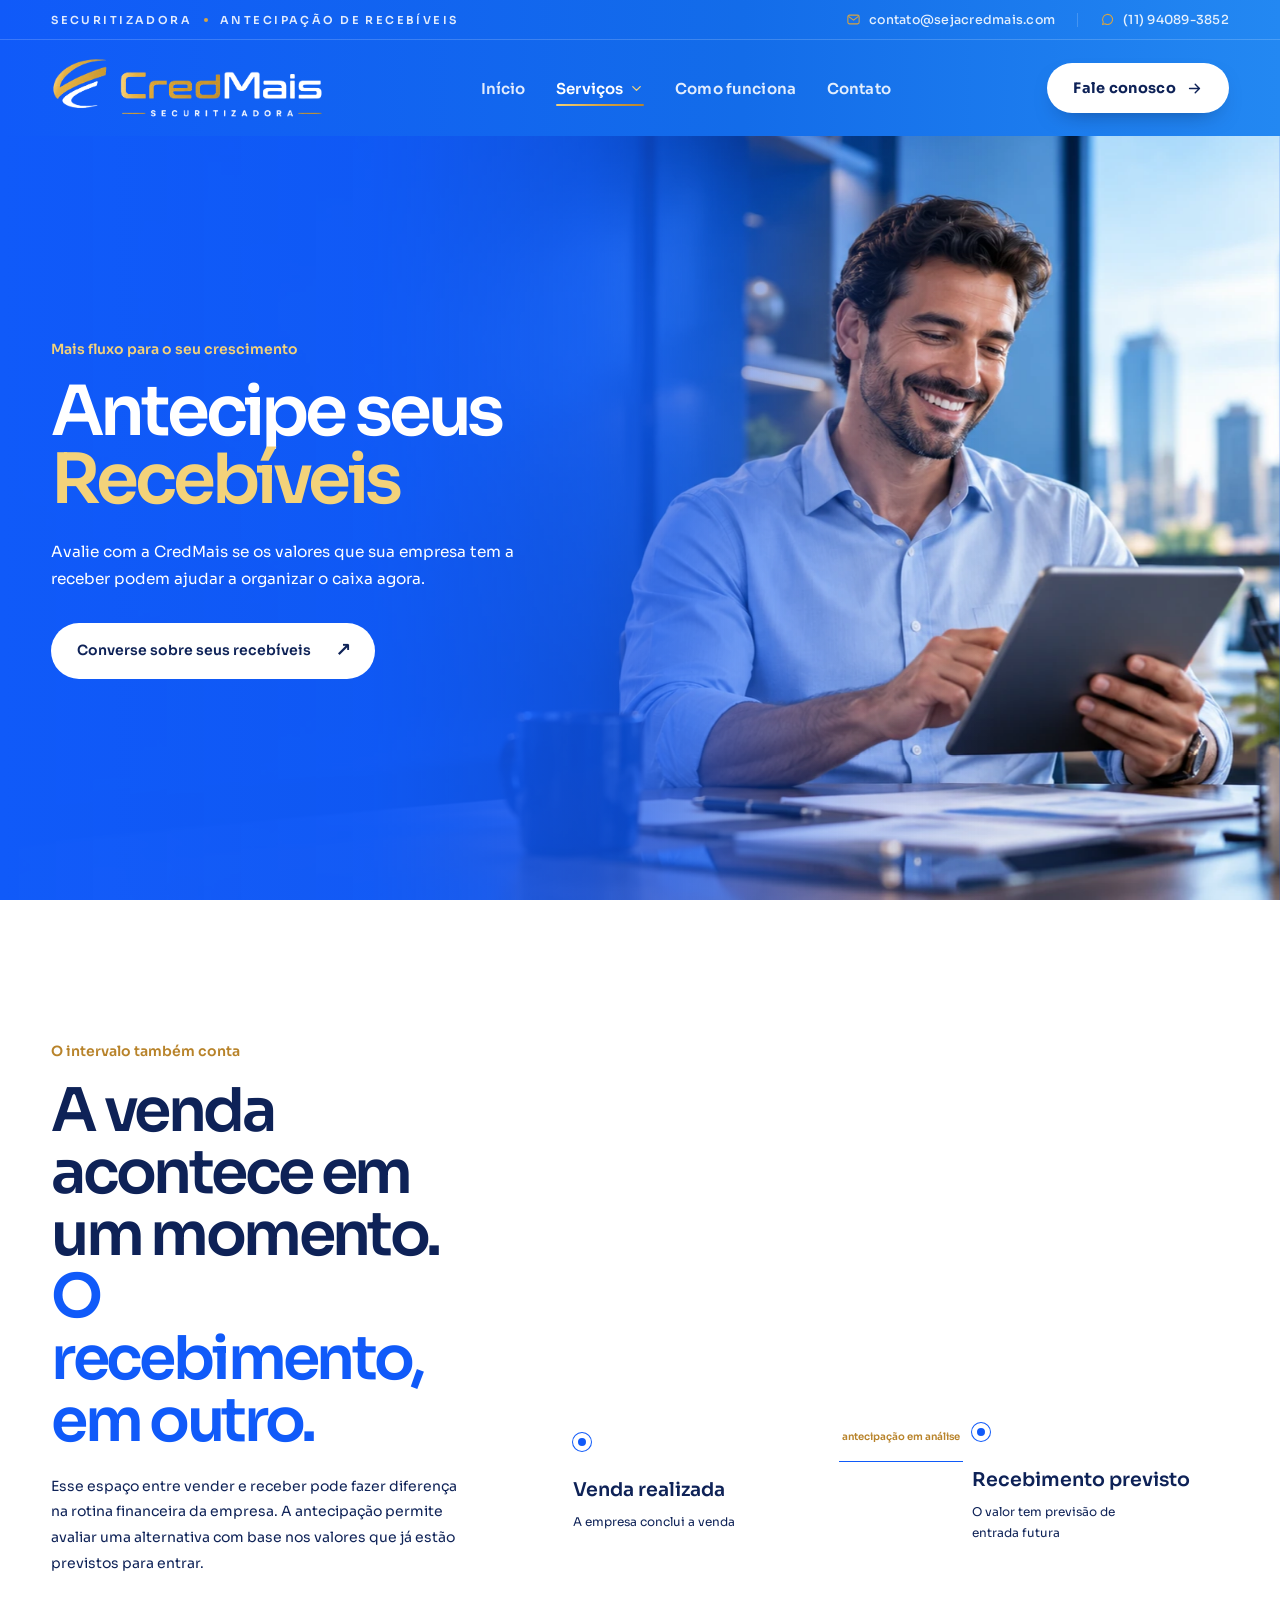
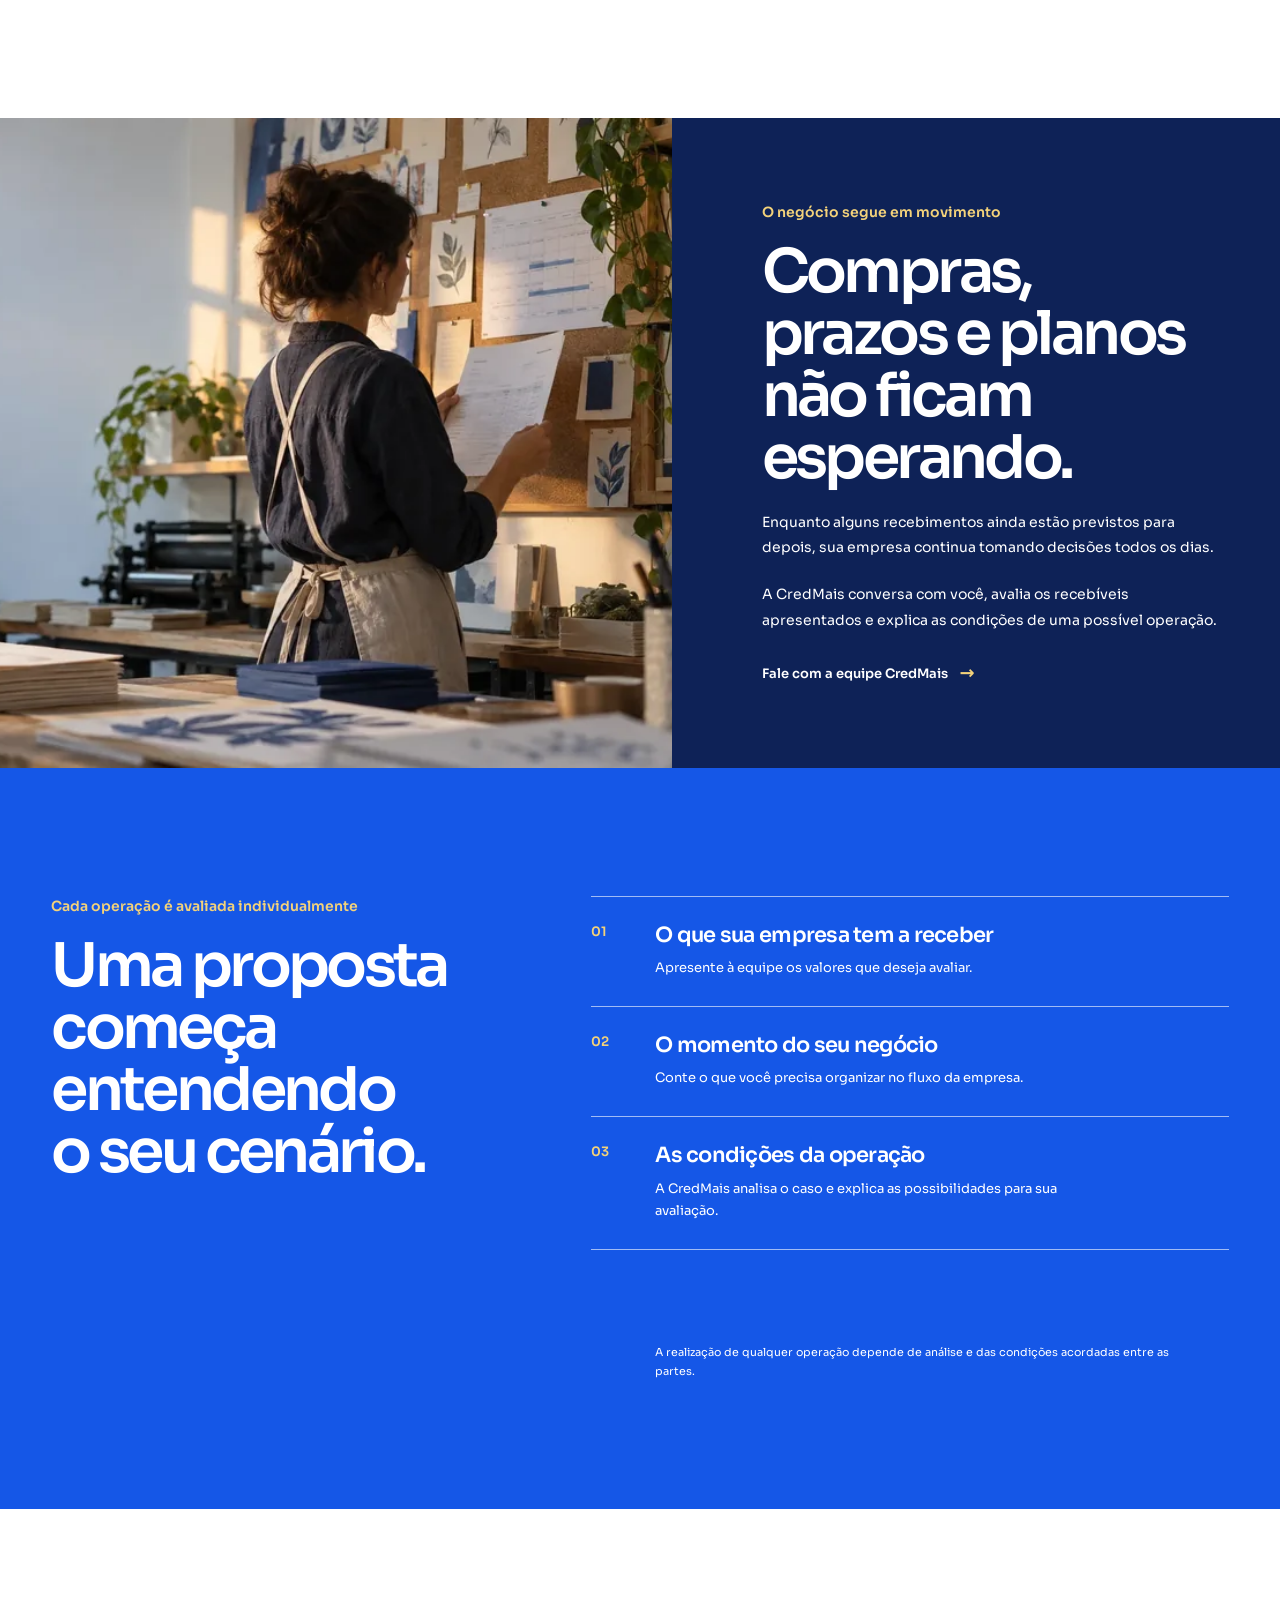
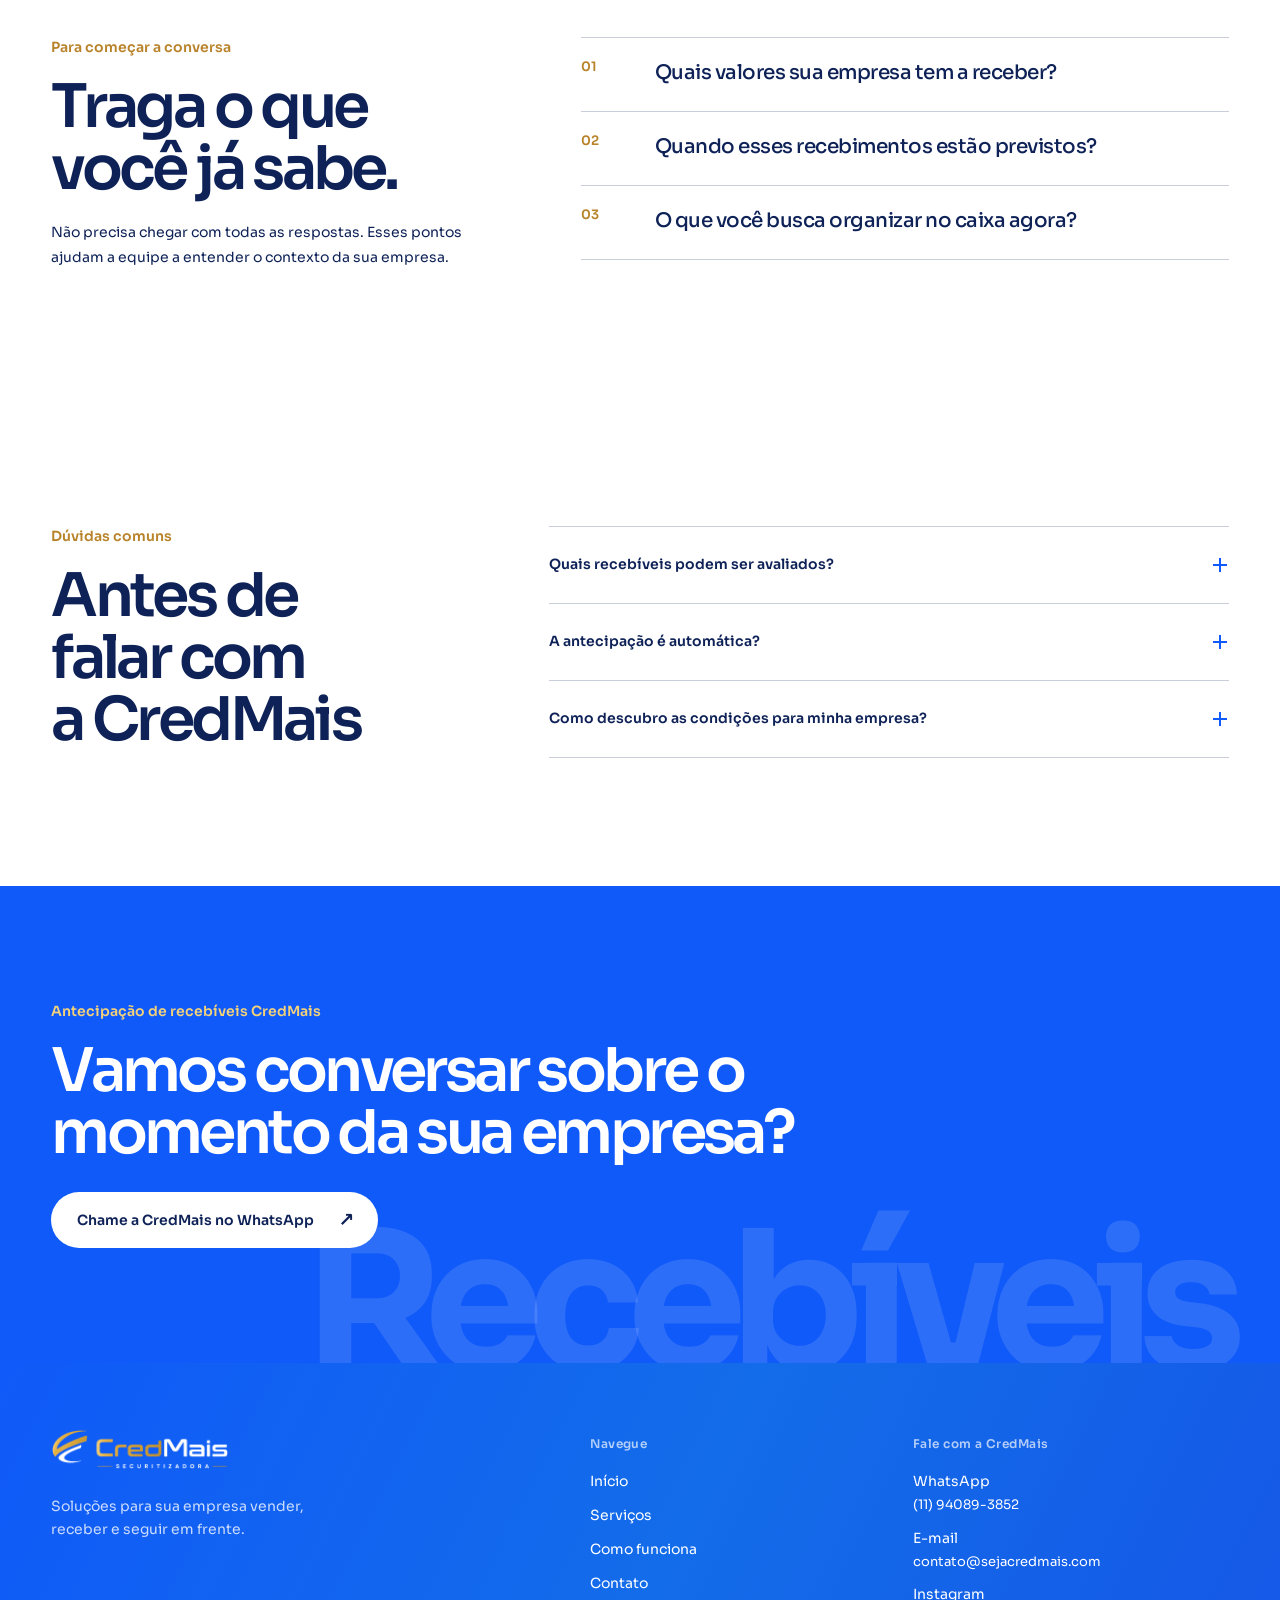
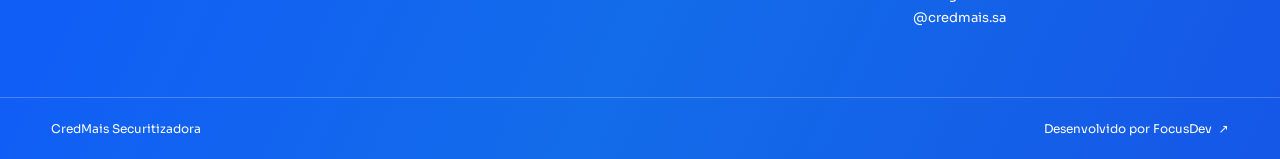
<file: servicos/antecipacao-de-recebiveis/index.html>
<!doctype html>
<html lang="pt-BR">
<head>
  <meta charset="utf-8" />
  <meta name="viewport" content="width=device-width, initial-scale=1" />
  
  
  <meta name="theme-color" content="#105af9" />
  <link rel="icon" href="/assets/img/logo-prata.png" type="image/png" />

  <link rel="preconnect" href="https://fonts.googleapis.com" />
  <link rel="preconnect" href="https://fonts.gstatic.com" crossorigin />
  <link href="https://fonts.googleapis.com/css2?family=Sora:wght@400;500;600;700&display=swap" rel="stylesheet" />
  <link rel="stylesheet" href="/assets/css/style.css?v=4" />
  <link rel="stylesheet" href="/assets/css/contato-footer.css?v=4" />
  <link rel="stylesheet" href="/assets/css/antecipacao-recebiveis.css?v=10" />
<link rel="stylesheet" href="/assets/css/cms-sections.css"><script src="/assets/js/cms-config.js" defer></script><script src="/assets/js/cms-site.js" defer></script><script src="/assets/js/seo-core.js" defer></script>
<script src="/assets/js/seo-site.js" defer></script>







<title data-cm-seo>Antecipação de boletos e recebíveis | CredMais</title><meta data-cm-seo name="description" content="Avalie com a CredMais se os valores que sua empresa tem a receber podem ajudar a organizar o caixa agora."><meta data-cm-seo name="robots" content="index,follow,max-image-preview:large"><link data-cm-seo rel="canonical" href="https://sejacredmais.com/servicos/antecipacao-de-recebiveis/"><meta data-cm-seo property="og:type" content="website"><meta data-cm-seo property="og:locale" content="pt_BR"><meta data-cm-seo property="og:site_name" content="CredMais Securitizadora"><meta data-cm-seo property="og:title" content="Antecipação de boletos e recebíveis | CredMais"><meta data-cm-seo property="og:description" content="Avalie com a CredMais se os valores que sua empresa tem a receber podem ajudar a organizar o caixa agora."><meta data-cm-seo property="og:url" content="https://sejacredmais.com/servicos/antecipacao-de-recebiveis/"><meta data-cm-seo name="twitter:card" content="summary_large_image"><meta data-cm-seo name="twitter:title" content="Antecipação de boletos e recebíveis | CredMais"><meta data-cm-seo name="twitter:description" content="Avalie com a CredMais se os valores que sua empresa tem a receber podem ajudar a organizar o caixa agora."><meta data-cm-seo property="og:image" content="https://sejacredmais.com/admin/media/securitizadora-1.webp"><meta data-cm-seo property="og:image:alt" content="CredMais Securitizadora"><meta data-cm-seo name="twitter:image" content="https://sejacredmais.com/admin/media/securitizadora-1.webp"><script data-cm-seo type="application/ld+json">{"@context":"https://schema.org","@graph":[{"@type":"Organization","@id":"https://sejacredmais.com/#organization","name":"CredMais Securitizadora","url":"https://sejacredmais.com/","logo":"https://sejacredmais.com/assets/img/logo.png","sameAs":["https://www.instagram.com/credmais.sa/"]},{"@type":"WebSite","@id":"https://sejacredmais.com/#website","url":"https://sejacredmais.com/","name":"CredMais Securitizadora","inLanguage":"pt-BR","publisher":{"@id":"https://sejacredmais.com/#organization"}},{"@type":"WebPage","@id":"https://sejacredmais.com/servicos/antecipacao-de-recebiveis/#webpage","url":"https://sejacredmais.com/servicos/antecipacao-de-recebiveis/","name":"Antecipação de boletos e recebíveis | CredMais","description":"Avalie com a CredMais se os valores que sua empresa tem a receber podem ajudar a organizar o caixa agora.","inLanguage":"pt-BR","isPartOf":{"@id":"https://sejacredmais.com/#website"},"primaryImageOfPage":{"@type":"ImageObject","url":"https://sejacredmais.com/admin/media/securitizadora-1.webp"}},{"@type":"BreadcrumbList","itemListElement":[{"@type":"ListItem","position":1,"name":"Início","item":"https://sejacredmais.com/"},{"@type":"ListItem","position":2,"name":"Antecipação de recebíveis","item":"https://sejacredmais.com/servicos/antecipacao-de-recebiveis/"}]},{"@type":"Service","name":"Antecipação de recebíveis","description":"Avalie com a CredMais se os valores que sua empresa tem a receber podem ajudar a organizar o caixa agora.","url":"https://sejacredmais.com/servicos/antecipacao-de-recebiveis/","provider":{"@id":"https://sejacredmais.com/#organization"}}]}</script>
</head>
<body data-page="antecipacao-de-recebiveis">
  <div id="site-header"></div>
  <script src="/assets/js/header.js?v=6"></script>

  <main>
    <section class="ar-hero" id="inicio" aria-labelledby="ar-title">
      <div class="ar-hero__copy">
        <p class="ar-label ar-hero__motion" style="--d:.2s">Mais fluxo para o seu crescimento</p>
        <h1 id="ar-title"><span class="ar-hero__line ar-hero__motion" style="--d:.3s">Antecipe seus</span><span class="ar-hero__line ar-hero__line--gold ar-hero__motion" style="--d:.4s">Recebíveis</span></h1>
        <p class="ar-hero__description ar-hero__motion" style="--d:.55s">Avalie com a CredMais se os valores que sua empresa tem a receber podem ajudar a organizar o caixa agora.</p>
        <a class="ar-button ar-button--white ar-hero__motion" style="--d:.68s" href="https://wa.me/5511940893852?text=Ol%C3%A1%2C%20quero%20conversar%20sobre%20antecipa%C3%A7%C3%A3o%20de%20receb%C3%ADveis." target="_blank" rel="noopener noreferrer">
          <span>Converse sobre seus recebíveis</span><span aria-hidden="true">↗</span>
        </a>
      </div>
      <div class="ar-hero__visual">
        <img src="/assets/img/servicos/antecipacao-hero-wide.webp" srcset="/assets/img/servicos/antecipacao-hero-wide-1000.webp 1000w, /assets/img/servicos/antecipacao-hero-wide.webp 1672w" sizes="100vw" width="1672" height="941" alt="Empreendedor analisa os recebíveis da empresa em um tablet" fetchpriority="high" />
      </div>
    </section>

    <section class="ar-timing" aria-labelledby="ar-timing-title">
      <div class="ar-timing__inner">
        <div class="ar-timing__intro" data-ar-reveal>
          <p class="ar-label ar-label--gold">O intervalo também conta</p>
          <h2 id="ar-timing-title">A venda acontece em um momento.<br /><span>O recebimento, em outro.</span></h2>
          <p>Esse espaço entre vender e receber pode fazer diferença na rotina financeira da empresa. A antecipação permite avaliar uma alternativa com base nos valores que já estão previstos para entrar.</p>
        </div>
        <div class="ar-timing__line" data-ar-reveal style="--reveal-delay:.12s" aria-label="Uma venda gera um recebível previsto para depois">
          <div class="ar-timing__point">
            <span class="ar-timing__dot" aria-hidden="true"></span>
            <strong>Venda realizada</strong>
            <span>A empresa conclui a venda</span>
          </div>
          <div class="ar-timing__gap"><span>antecipação em análise</span></div>
          <div class="ar-timing__point">
            <span class="ar-timing__dot" aria-hidden="true"></span>
            <strong>Recebimento previsto</strong>
            <span>O valor tem previsão de entrada futura</span>
          </div>
        </div>
      </div>
    </section>

    <section class="ar-editorial" aria-labelledby="ar-editorial-title">
      <div class="ar-editorial__photo" data-ar-reveal>
        <img src="/assets/img/servicos/antecipacao-bastidores.webp" srcset="/assets/img/servicos/antecipacao-bastidores-1000.webp 1000w, /assets/img/servicos/antecipacao-bastidores.webp 1536w" sizes="(max-width: 719px) calc(100vw - 48px), 52vw" width="1536" height="1024" alt="Empreendedora consulta seu planejamento e documentos em um ateliê" loading="lazy" />
      </div>
      <div class="ar-editorial__copy" data-ar-reveal style="--reveal-delay:.1s">
        <p class="ar-label">O negócio segue em movimento</p>
        <h2 id="ar-editorial-title">Compras, prazos e planos não ficam esperando.</h2>
        <p>Enquanto alguns recebimentos ainda estão previstos para depois, sua empresa continua tomando decisões todos os dias.</p>
        <p>A CredMais conversa com você, avalia os recebíveis apresentados e explica as condições de uma possível operação.</p>
        <a class="ar-link" href="https://wa.me/5511940893852?text=Ol%C3%A1%2C%20quero%20entender%20as%20possibilidades%20para%20os%20receb%C3%ADveis%20da%20minha%20empresa." target="_blank" rel="noopener noreferrer">Fale com a equipe CredMais <span aria-hidden="true">→</span></a>
      </div>
    </section>

    <section class="ar-analysis" aria-labelledby="ar-analysis-title">
      <div class="ar-analysis__inner">
        <div class="ar-analysis__heading" data-ar-reveal>
          <p class="ar-label ar-label--light">Cada operação é avaliada individualmente</p>
          <h2 id="ar-analysis-title">Uma proposta começa entendendo o seu cenário.</h2>
        </div>
        <div class="ar-analysis__steps">
          <article class="ar-analysis__step" data-ar-reveal>
            <span>01</span>
            <div><h3>O que sua empresa tem a receber</h3><p>Apresente à equipe os valores que deseja avaliar.</p></div>
          </article>
          <article class="ar-analysis__step" data-ar-reveal style="--reveal-delay:.08s">
            <span>02</span>
            <div><h3>O momento do seu negócio</h3><p>Conte o que você precisa organizar no fluxo da empresa.</p></div>
          </article>
          <article class="ar-analysis__step" data-ar-reveal style="--reveal-delay:.16s">
            <span>03</span>
            <div><h3>As condições da operação</h3><p>A CredMais analisa o caso e explica as possibilidades para sua avaliação.</p></div>
          </article>
        </div>
        <p class="ar-analysis__note" data-ar-reveal style="--reveal-delay:.22s">A realização de qualquer operação depende de análise e das condições acordadas entre as partes.</p>
      </div>
    </section>

    <section class="ar-conversation" aria-labelledby="ar-conversation-title">
      <div class="ar-conversation__inner">
        <div class="ar-conversation__heading" data-ar-reveal>
          <p class="ar-label ar-label--gold">Para começar a conversa</p>
          <h2 id="ar-conversation-title">Traga o que você já sabe.</h2>
          <p>Não precisa chegar com todas as respostas. Esses pontos ajudam a equipe a entender o contexto da sua empresa.</p>
        </div>
        <ol class="ar-conversation__list" data-ar-reveal style="--reveal-delay:.12s">
          <li><span>01</span><p>Quais valores sua empresa tem a receber?</p></li>
          <li><span>02</span><p>Quando esses recebimentos estão previstos?</p></li>
          <li><span>03</span><p>O que você busca organizar no caixa agora?</p></li>
        </ol>
      </div>
    </section>

    <section class="ar-faq" aria-labelledby="ar-faq-title">
      <div class="ar-faq__inner">
        <div class="ar-faq__intro" data-ar-reveal>
          <p class="ar-label">Dúvidas comuns</p>
          <h2 id="ar-faq-title">Antes de falar com a CredMais</h2>
        </div>
        <div class="ar-faq__list" data-ar-reveal style="--reveal-delay:.12s">
          <details>
            <summary>Quais recebíveis podem ser avaliados?<span aria-hidden="true"></span></summary>
            <p>Você pode apresentar à equipe os valores que sua empresa tem a receber. A possibilidade de operação depende da análise de cada caso.</p>
          </details>
          <details>
            <summary>A antecipação é automática?<span aria-hidden="true"></span></summary>
            <p>Não. Cada operação passa por análise e as condições são apresentadas para você avaliar antes de qualquer contratação.</p>
          </details>
          <details>
            <summary>Como descubro as condições para minha empresa?<span aria-hidden="true"></span></summary>
            <p>Converse com a CredMais, conte o contexto da empresa e apresente os recebíveis que deseja avaliar. A equipe explica os próximos passos.</p>
          </details>
        </div>
      </div>
    </section>

    <section class="ar-contact" aria-labelledby="ar-contact-title">
      <div class="ar-contact__inner" data-ar-reveal>
        <p class="ar-label ar-label--light">Antecipação de recebíveis CredMais</p>
        <h2 id="ar-contact-title">Vamos conversar sobre o momento da sua empresa?</h2>
        <a class="ar-button ar-button--white" href="https://wa.me/5511940893852?text=Ol%C3%A1%2C%20quero%20conversar%20sobre%20antecipa%C3%A7%C3%A3o%20de%20receb%C3%ADveis." target="_blank" rel="noopener noreferrer">
          <span>Chame a CredMais no WhatsApp</span><span aria-hidden="true">↗</span>
        </a>
      </div>
      <span class="ar-contact__word" aria-hidden="true">Recebíveis</span>
    </section>
  </main>

  <div id="site-footer"></div>
  <script src="/assets/js/main.js"></script>
  <script src="/assets/js/footer.js?v=1"></script>
  <script src="/assets/js/antecipacao-recebiveis.js?v=3"></script>
</body>
</html>
</file>
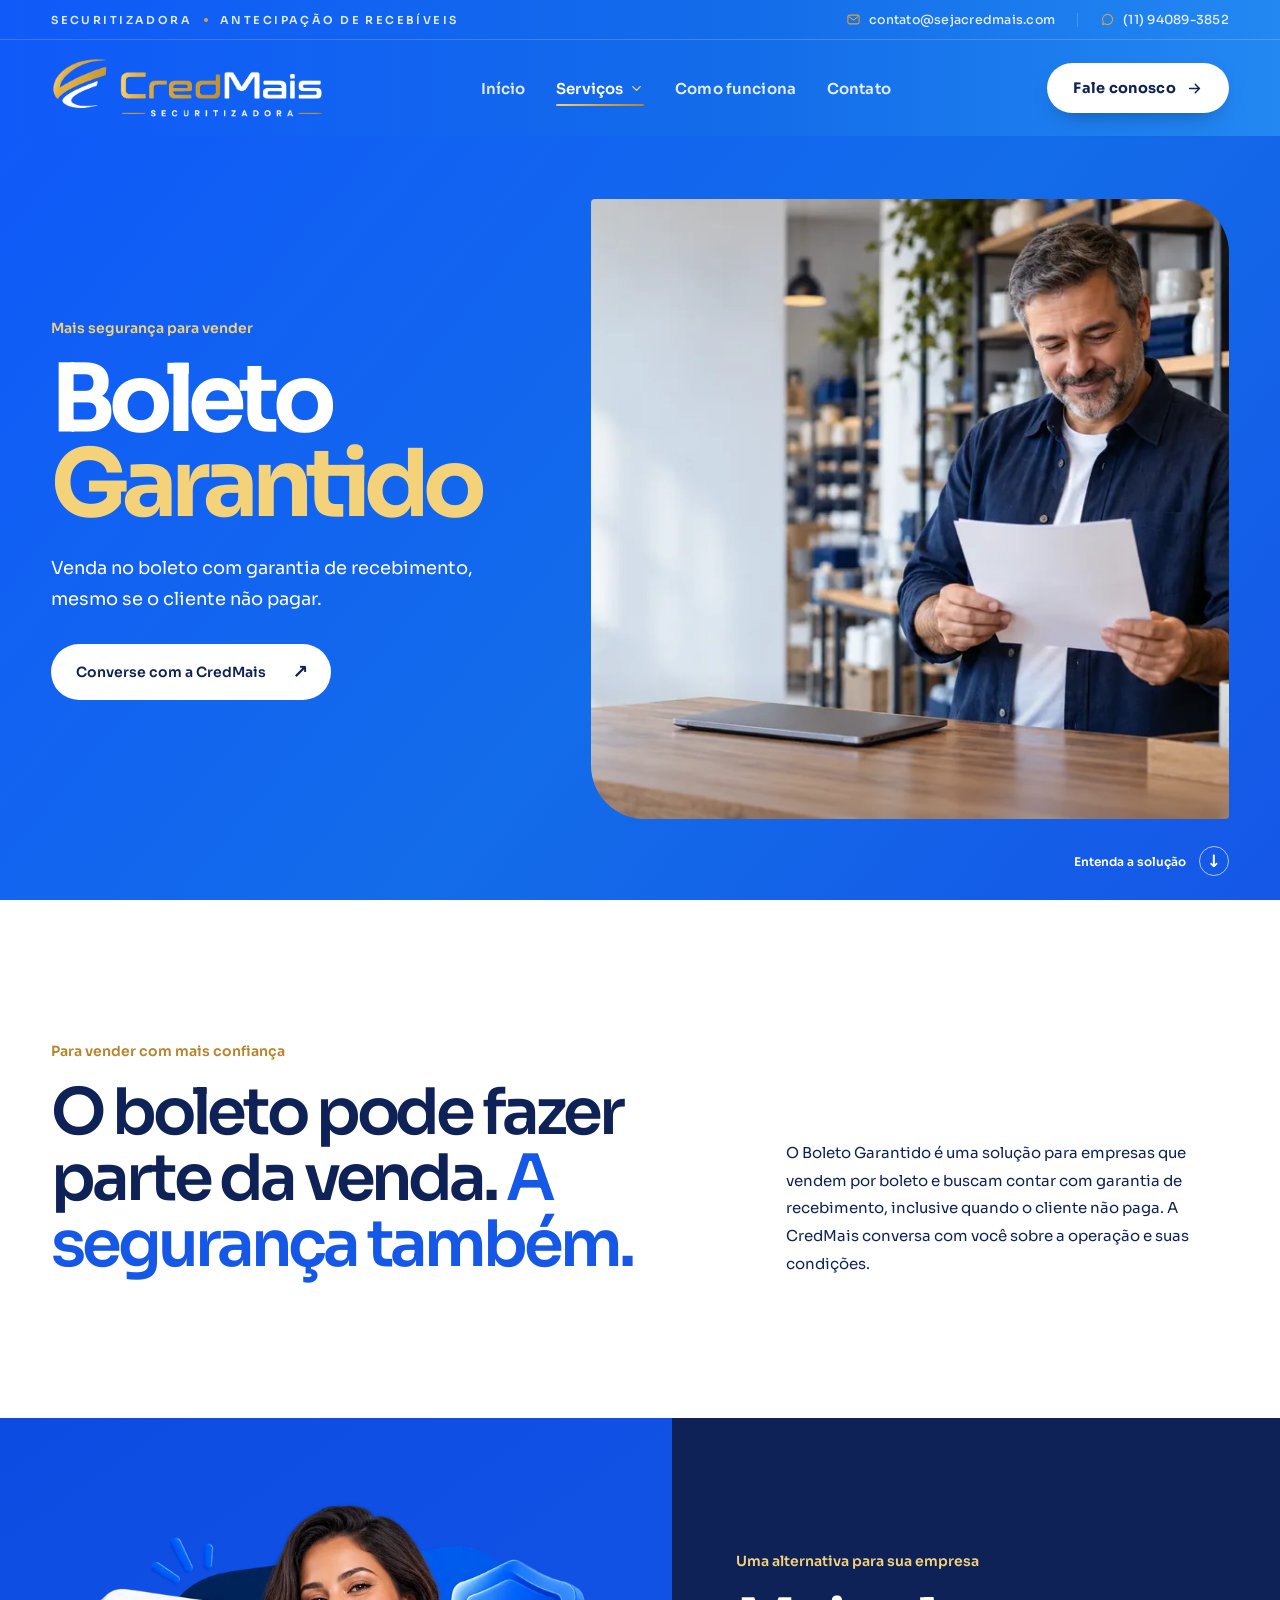
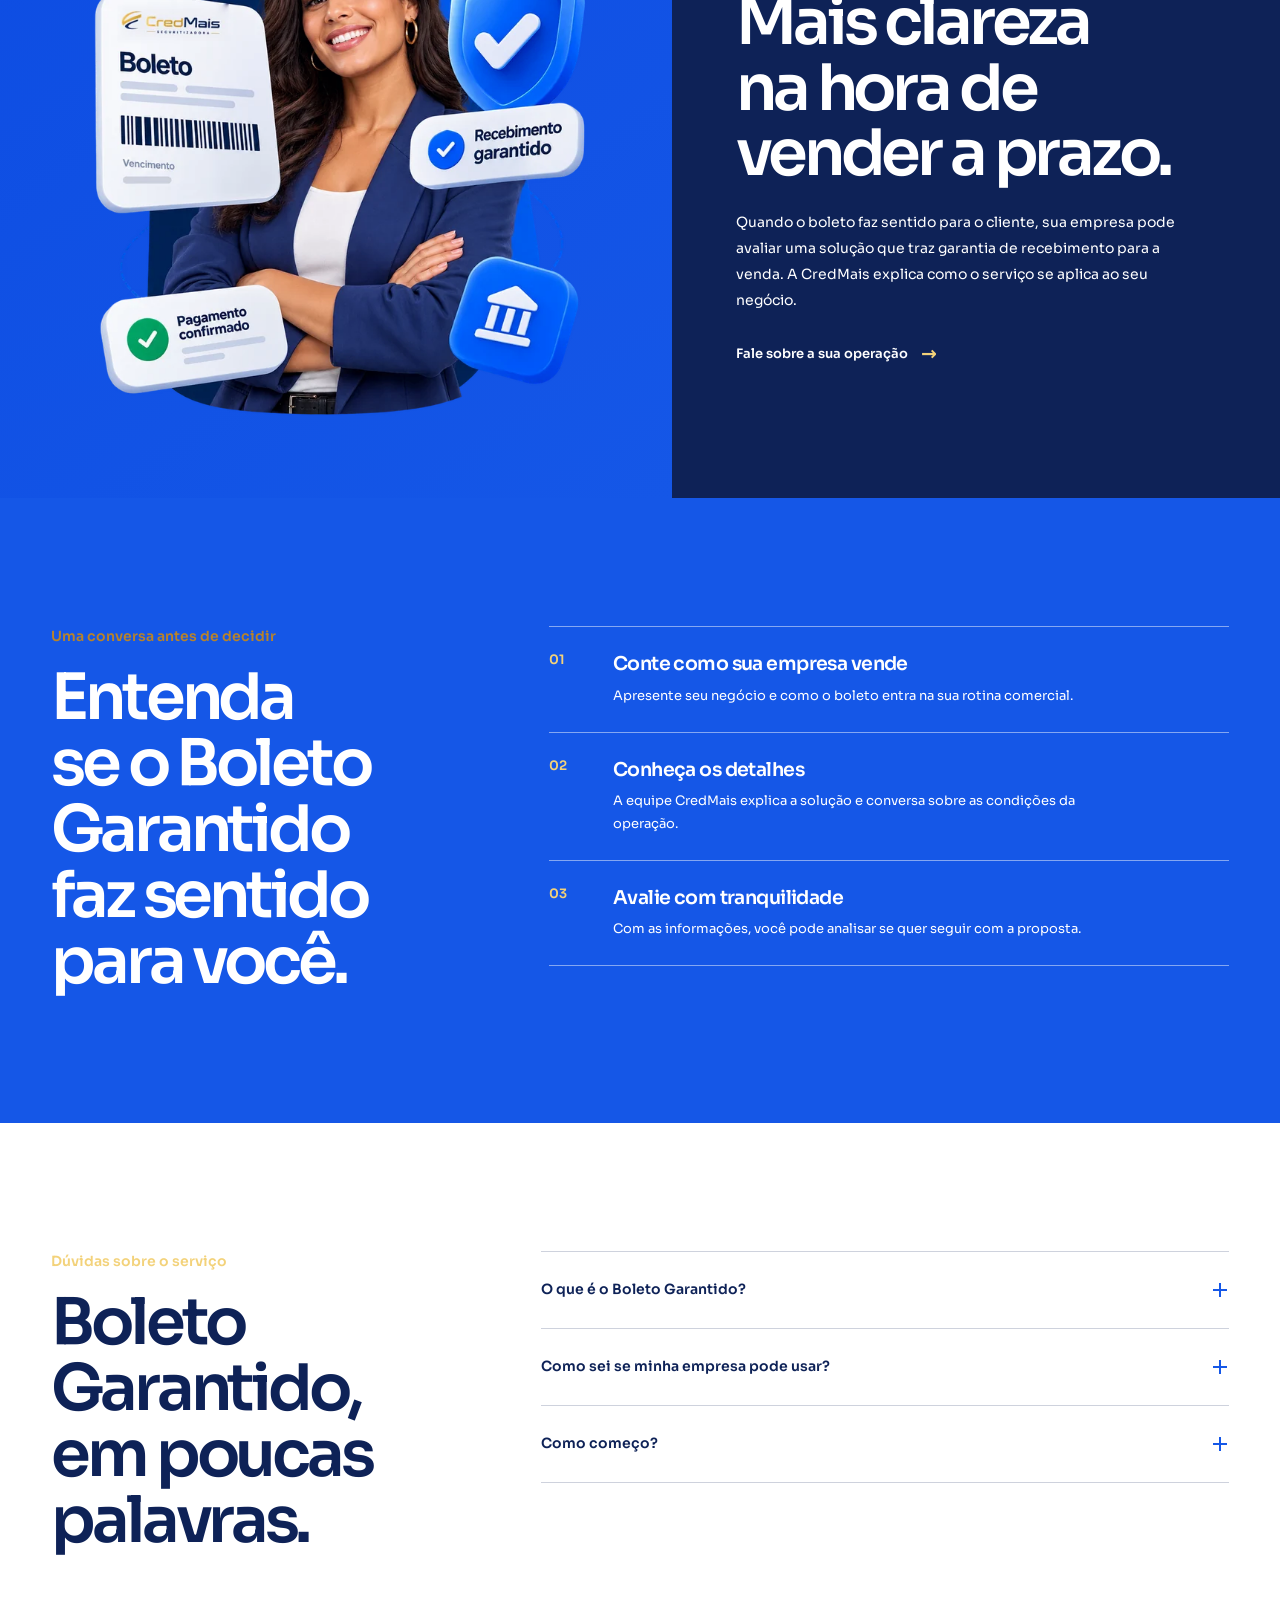
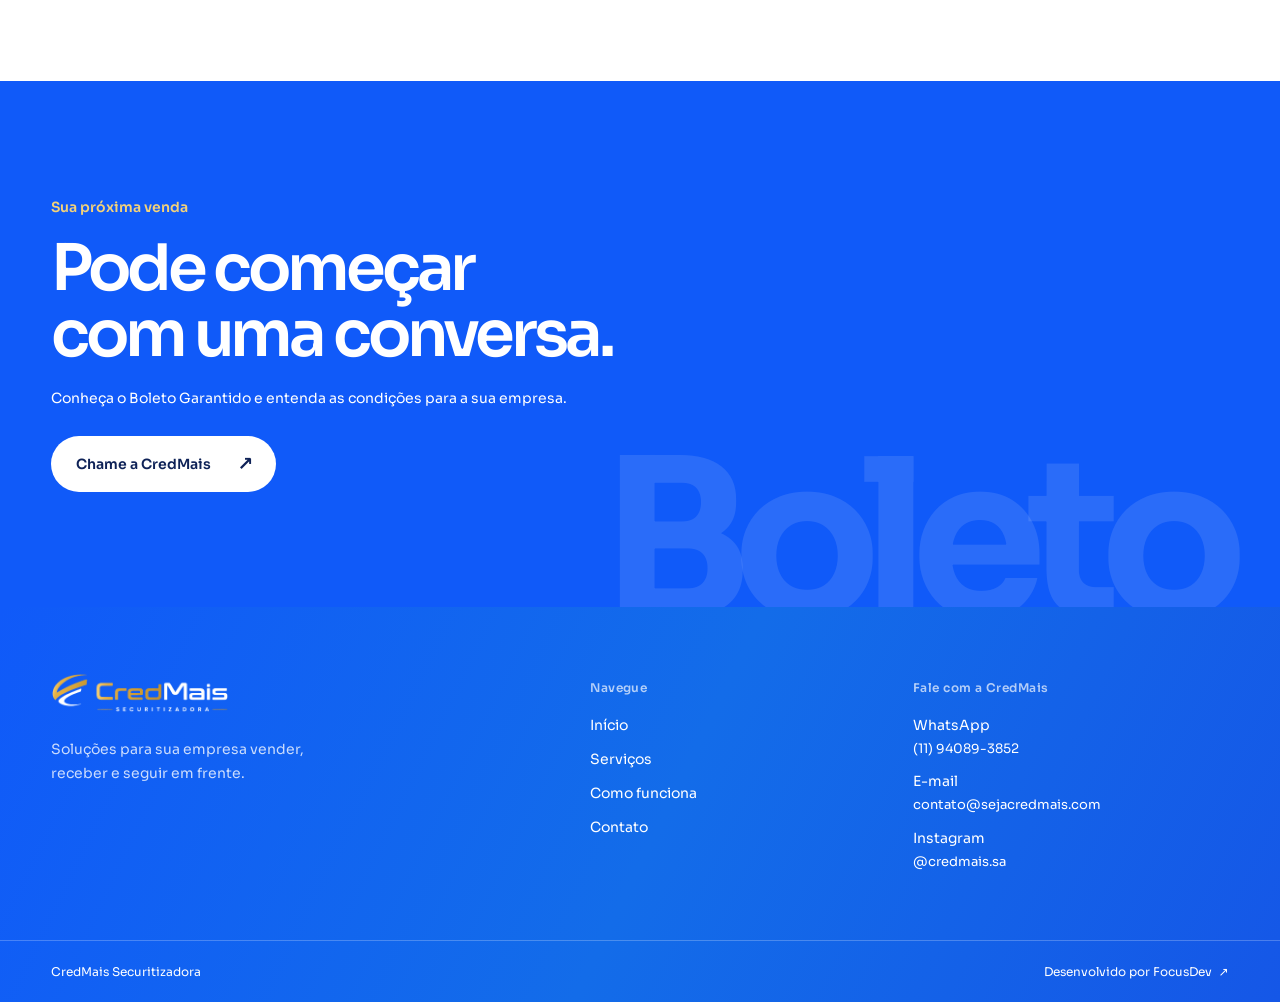
<file: servicos/boleto-garantido/index.html>
<!doctype html>
<html lang="pt-BR">
<head>
  <meta charset="utf-8" />
  <meta name="viewport" content="width=device-width, initial-scale=1" />
  
  
  <meta name="theme-color" content="#105af9" />
  <link rel="icon" href="/assets/img/logo-prata.png" type="image/png" />
  <link rel="preconnect" href="https://fonts.googleapis.com" />
  <link rel="preconnect" href="https://fonts.gstatic.com" crossorigin />
  <link href="https://fonts.googleapis.com/css2?family=Sora:wght@400;500;600;700&display=swap" rel="stylesheet" />
  <link rel="stylesheet" href="/assets/css/style.css?v=4" />
  <link rel="stylesheet" href="/assets/css/contato-footer.css?v=4" />
  <link rel="stylesheet" href="/assets/css/boleto-garantido.css?v=1" />
<link rel="stylesheet" href="/assets/css/cms-sections.css"><script src="/assets/js/cms-config.js" defer></script><script src="/assets/js/cms-site.js" defer></script><script src="/assets/js/seo-core.js" defer></script>
<script src="/assets/js/seo-site.js" defer></script>







<title data-cm-seo>Boleto Garantido para empresas | CredMais</title><meta data-cm-seo name="description" content="Venda no boleto com garantia de recebimento, mesmo se o cliente não pagar."><meta data-cm-seo name="robots" content="index,follow,max-image-preview:large"><link data-cm-seo rel="canonical" href="https://sejacredmais.com/servicos/boleto-garantido/"><meta data-cm-seo property="og:type" content="website"><meta data-cm-seo property="og:locale" content="pt_BR"><meta data-cm-seo property="og:site_name" content="CredMais Securitizadora"><meta data-cm-seo property="og:title" content="Boleto Garantido para empresas | CredMais"><meta data-cm-seo property="og:description" content="Venda no boleto com garantia de recebimento, mesmo se o cliente não pagar."><meta data-cm-seo property="og:url" content="https://sejacredmais.com/servicos/boleto-garantido/"><meta data-cm-seo name="twitter:card" content="summary_large_image"><meta data-cm-seo name="twitter:title" content="Boleto Garantido para empresas | CredMais"><meta data-cm-seo name="twitter:description" content="Venda no boleto com garantia de recebimento, mesmo se o cliente não pagar."><meta data-cm-seo property="og:image" content="https://sejacredmais.com/admin/media/securitizadora-1.webp"><meta data-cm-seo property="og:image:alt" content="CredMais Securitizadora"><meta data-cm-seo name="twitter:image" content="https://sejacredmais.com/admin/media/securitizadora-1.webp"><script data-cm-seo type="application/ld+json">{"@context":"https://schema.org","@graph":[{"@type":"Organization","@id":"https://sejacredmais.com/#organization","name":"CredMais Securitizadora","url":"https://sejacredmais.com/","logo":"https://sejacredmais.com/assets/img/logo.png","sameAs":["https://www.instagram.com/credmais.sa/"]},{"@type":"WebSite","@id":"https://sejacredmais.com/#website","url":"https://sejacredmais.com/","name":"CredMais Securitizadora","inLanguage":"pt-BR","publisher":{"@id":"https://sejacredmais.com/#organization"}},{"@type":"WebPage","@id":"https://sejacredmais.com/servicos/boleto-garantido/#webpage","url":"https://sejacredmais.com/servicos/boleto-garantido/","name":"Boleto Garantido para empresas | CredMais","description":"Venda no boleto com garantia de recebimento, mesmo se o cliente não pagar.","inLanguage":"pt-BR","isPartOf":{"@id":"https://sejacredmais.com/#website"},"primaryImageOfPage":{"@type":"ImageObject","url":"https://sejacredmais.com/admin/media/securitizadora-1.webp"}},{"@type":"BreadcrumbList","itemListElement":[{"@type":"ListItem","position":1,"name":"Início","item":"https://sejacredmais.com/"},{"@type":"ListItem","position":2,"name":"Boleto Garantido","item":"https://sejacredmais.com/servicos/boleto-garantido/"}]},{"@type":"Service","name":"Boleto Garantido","description":"Venda no boleto com garantia de recebimento, mesmo se o cliente não pagar.","url":"https://sejacredmais.com/servicos/boleto-garantido/","provider":{"@id":"https://sejacredmais.com/#organization"}}]}</script>
</head>
<body data-page="boleto-garantido">
  <div id="site-header"></div>
  <script src="/assets/js/header.js?v=6"></script>

  <main>
    <section class="bg-hero" aria-labelledby="bg-title">
      <div class="bg-hero__copy">
        <p class="bg-kicker">Mais segurança para vender</p>
        <h1 id="bg-title">Boleto<br /><span>Garantido</span></h1>
        <p class="bg-hero__lead">Venda no boleto com garantia de recebimento, mesmo se o cliente não pagar.</p>
        <a class="bg-button" href="https://wa.me/5511940893852?text=Ol%C3%A1%2C%20quero%20conhecer%20o%20Boleto%20Garantido%20para%20minha%20empresa." target="_blank" rel="noopener noreferrer">Converse com a CredMais <span aria-hidden="true">↗</span></a>
      </div>
      <figure class="bg-hero__photo"><img src="/assets/img/servicos/boleto-garantido-historia.webp" srcset="/assets/img/servicos/boleto-garantido-historia-1000.webp 1000w, /assets/img/servicos/boleto-garantido-historia.webp 1536w" sizes="(max-width: 719px) calc(100vw - 48px), 52vw" width="1536" height="1024" alt="Empreendedor de uma pequena loja analisa um documento ao lado do balcão." fetchpriority="high" /></figure>
      <a class="bg-scroll" href="#bg-context">Entenda a solução <span aria-hidden="true">↓</span></a>
    </section>

    <section class="bg-context" id="bg-context" aria-labelledby="bg-context-title">
      <div class="bg-context__inner">
        <div class="bg-context__heading">
          <p class="bg-kicker bg-kicker--gold">Para vender com mais confiança</p>
          <h2 id="bg-context-title">O boleto pode fazer parte da venda. <span>A segurança também.</span></h2>
        </div>
        <p class="bg-context__text">O Boleto Garantido é uma solução para empresas que vendem por boleto e buscam contar com garantia de recebimento, inclusive quando o cliente não paga. A CredMais conversa com você sobre a operação e suas condições.</p>
      </div>
    </section>

    <section class="bg-visual" aria-labelledby="bg-visual-title">
      <div class="bg-visual__image"><img src="/assets/img/servicos/boleto-garantido.webp" srcset="/assets/img/servicos/boleto-garantido-700.webp 700w, /assets/img/servicos/boleto-garantido.webp 1122w" sizes="(max-width: 719px) 78vw, 40vw" width="1122" height="1402" alt="Empreendedora segura um boleto enquanto elementos gráficos representam proteção e confirmação de recebimento." loading="lazy" /></div>
      <div class="bg-visual__copy">
        <p class="bg-kicker">Uma alternativa para sua empresa</p>
        <h2 id="bg-visual-title">Mais clareza na hora de vender a prazo.</h2>
        <p>Quando o boleto faz sentido para o cliente, sua empresa pode avaliar uma solução que traz garantia de recebimento para a venda. A CredMais explica como o serviço se aplica ao seu negócio.</p>
        <a class="bg-text-link" href="https://wa.me/5511940893852?text=Quero%20conversar%20sobre%20Boleto%20Garantido." target="_blank" rel="noopener noreferrer">Fale sobre a sua operação <span aria-hidden="true">→</span></a>
      </div>
    </section>

    <section class="bg-steps" aria-labelledby="bg-steps-title">
      <div class="bg-steps__inner">
        <header><p class="bg-kicker bg-kicker--gold">Uma conversa antes de decidir</p><h2 id="bg-steps-title">Entenda se o Boleto Garantido faz sentido para você.</h2></header>
        <ol>
          <li><span>01</span><div><h3>Conte como sua empresa vende</h3><p>Apresente seu negócio e como o boleto entra na sua rotina comercial.</p></div></li>
          <li><span>02</span><div><h3>Conheça os detalhes</h3><p>A equipe CredMais explica a solução e conversa sobre as condições da operação.</p></div></li>
          <li><span>03</span><div><h3>Avalie com tranquilidade</h3><p>Com as informações, você pode analisar se quer seguir com a proposta.</p></div></li>
        </ol>
      </div>
    </section>

    <section class="bg-faq" aria-labelledby="bg-faq-title">
      <div class="bg-faq__inner">
        <div><p class="bg-kicker">Dúvidas sobre o serviço</p><h2 id="bg-faq-title">Boleto Garantido, em poucas palavras.</h2></div>
        <div class="bg-faq__items">
          <details><summary>O que é o Boleto Garantido?<span aria-hidden="true"></span></summary><p>É uma solução para a empresa vender no boleto com garantia de recebimento, mesmo se o cliente não pagar, conforme as condições da operação.</p></details>
          <details><summary>Como sei se minha empresa pode usar?<span aria-hidden="true"></span></summary><p>Converse com a CredMais e conte como sua empresa vende. A equipe explica os detalhes e as condições para avaliar.</p></details>
          <details><summary>Como começo?<span aria-hidden="true"></span></summary><p>Fale com a equipe pelo WhatsApp para apresentar seu negócio e conhecer os próximos passos.</p></details>
        </div>
      </div>
    </section>

    <section class="bg-contact" aria-labelledby="bg-contact-title">
      <div class="bg-contact__copy"><p class="bg-kicker bg-kicker--light">Sua próxima venda</p><h2 id="bg-contact-title">Pode começar com uma conversa.</h2><p>Conheça o Boleto Garantido e entenda as condições para a sua empresa.</p><a class="bg-button bg-button--white" href="https://wa.me/5511940893852?text=Ol%C3%A1%2C%20quero%20conhecer%20o%20Boleto%20Garantido." target="_blank" rel="noopener noreferrer">Chame a CredMais <span aria-hidden="true">↗</span></a></div>
      <span class="bg-contact__word" aria-hidden="true">Boleto</span>
    </section>
  </main>

  <div id="site-footer"></div>
  <script src="/assets/js/main.js"></script>
  <script src="/assets/js/service-reveals.js?v=1"></script>
  <script src="/assets/js/footer.js?v=1"></script>
</body>
</html>
</file>
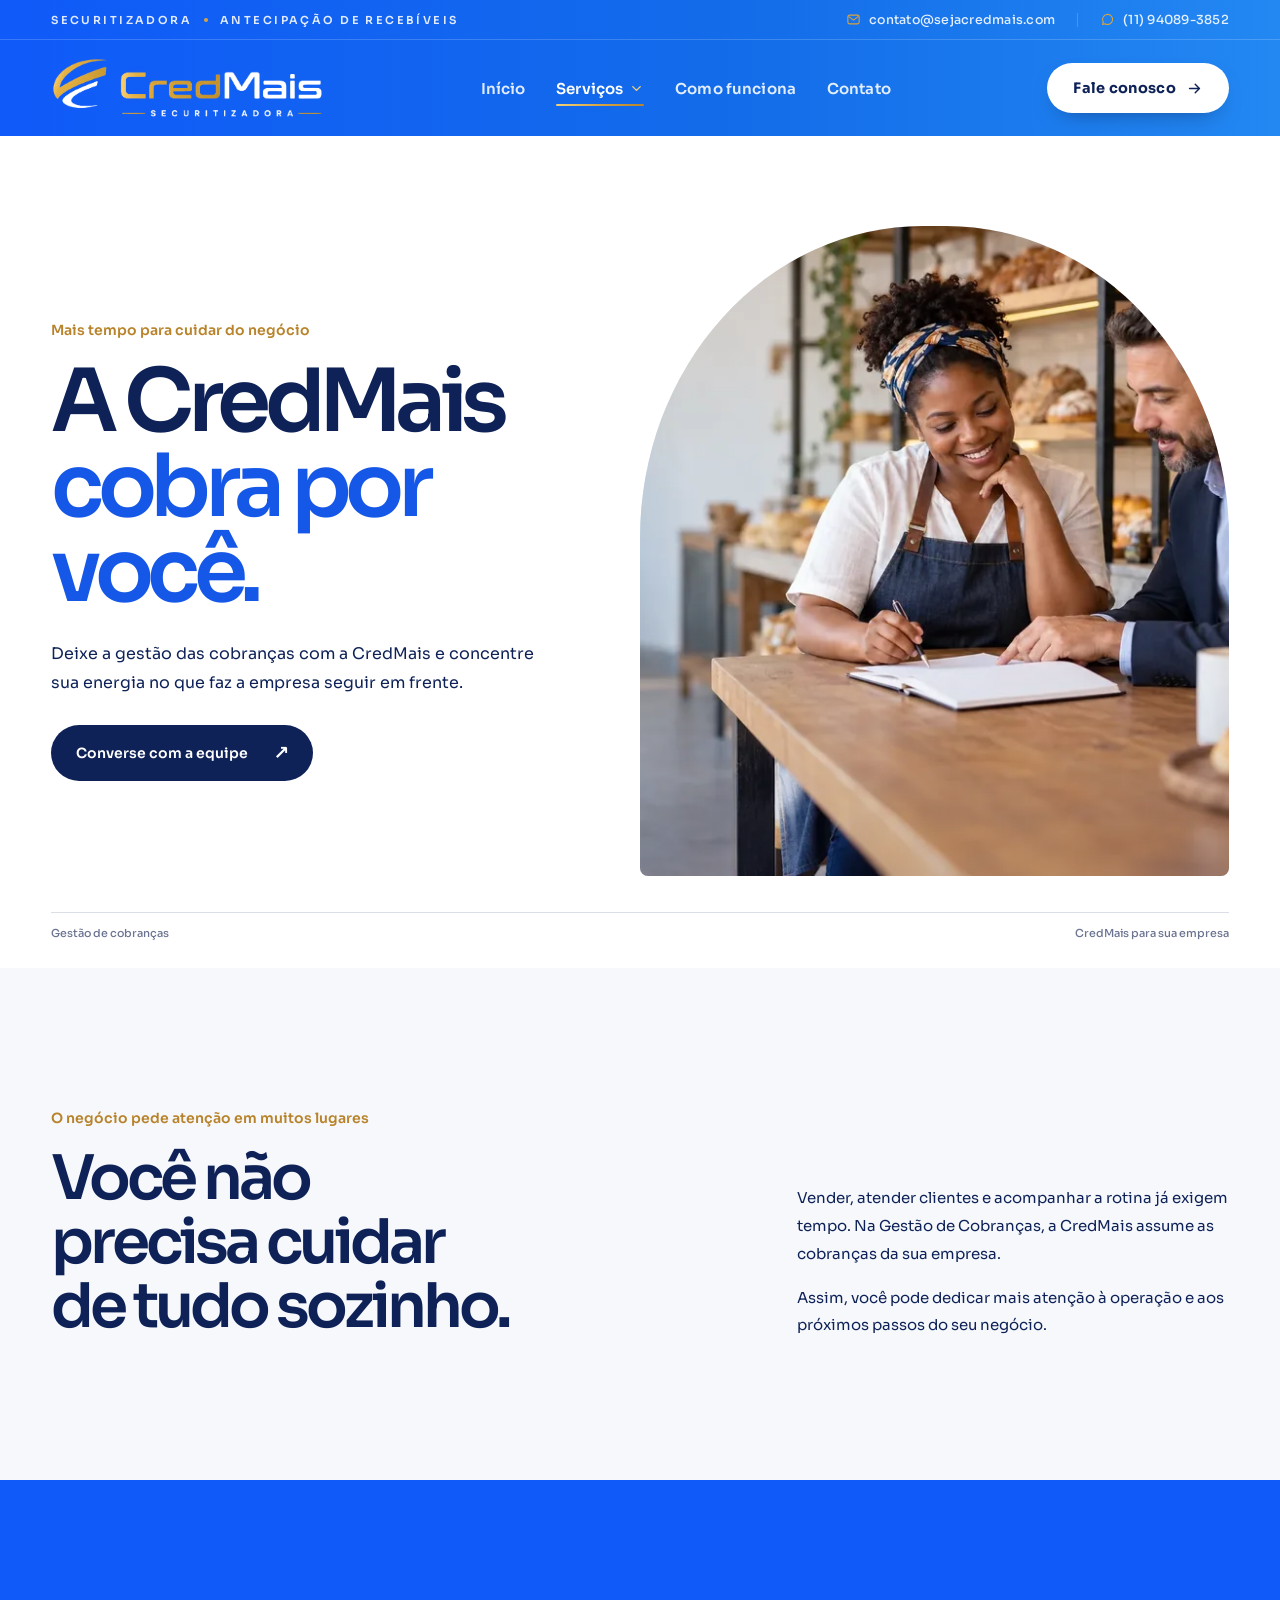
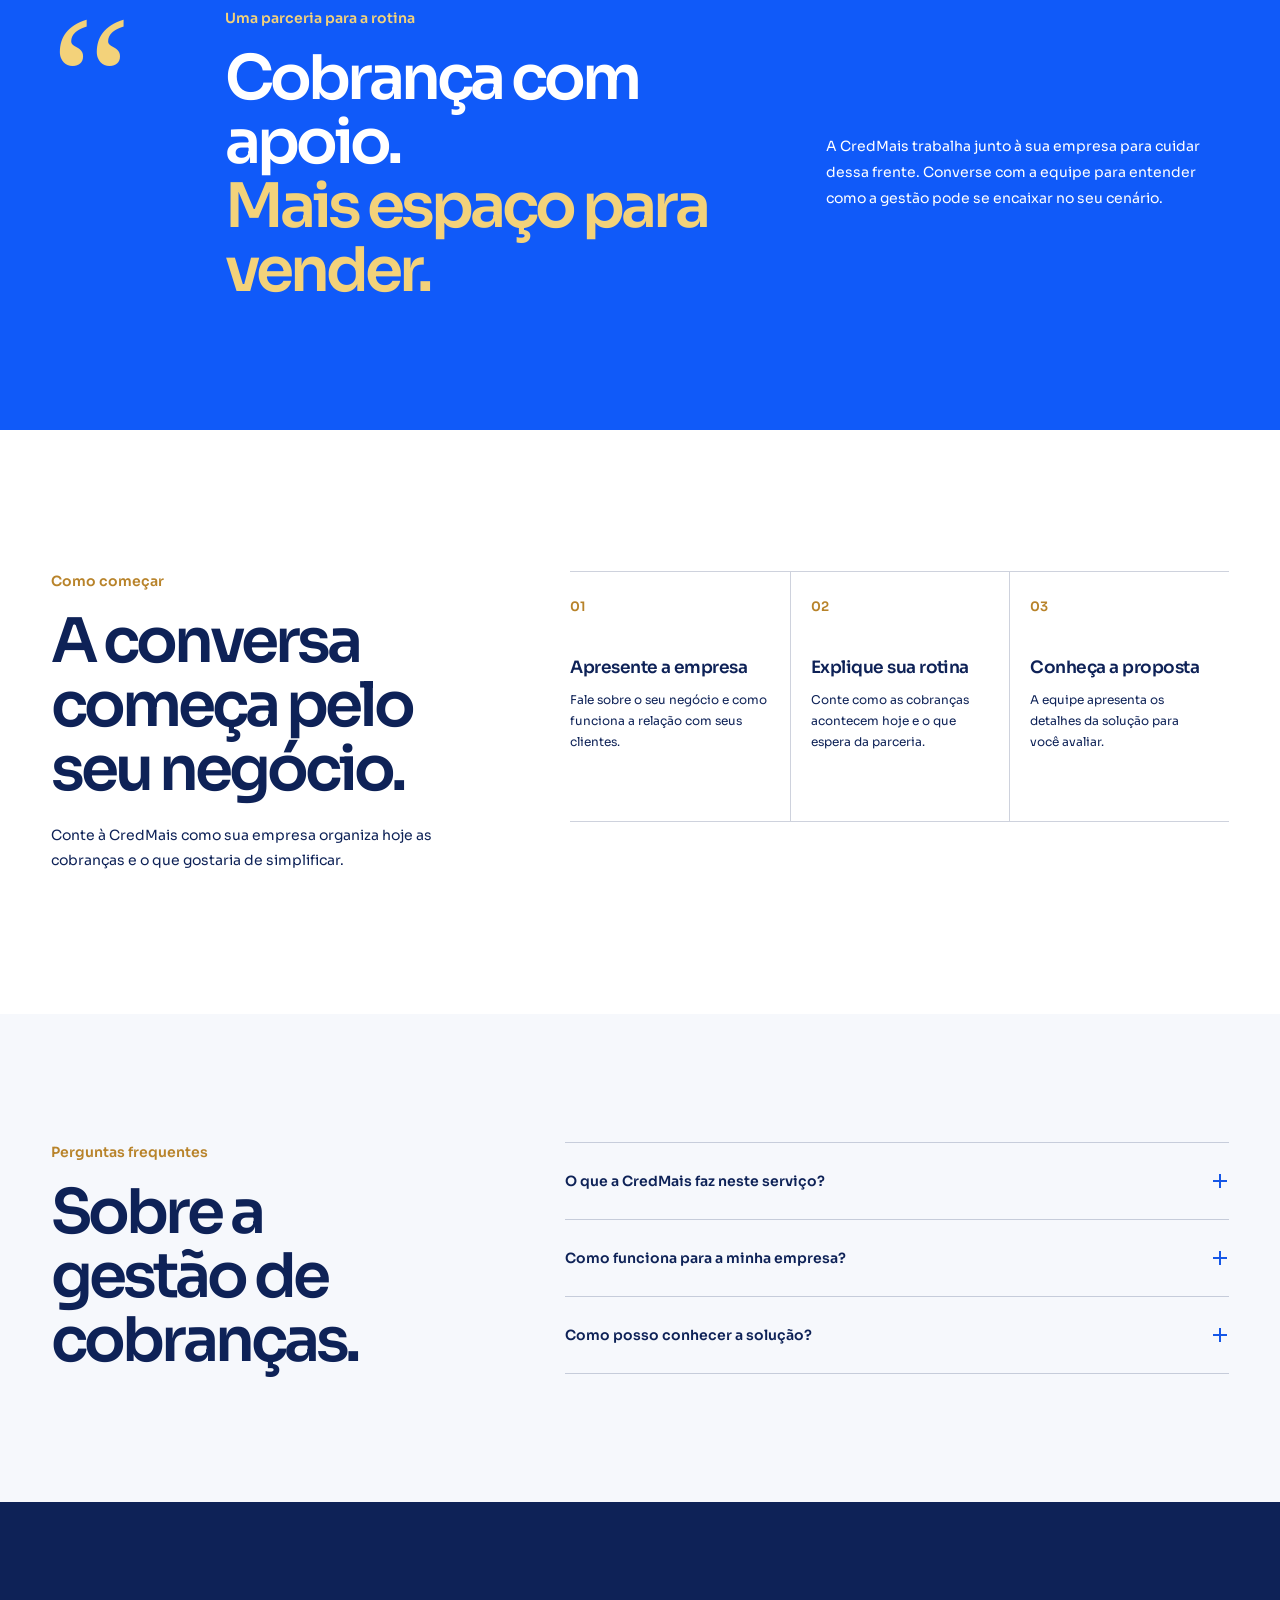
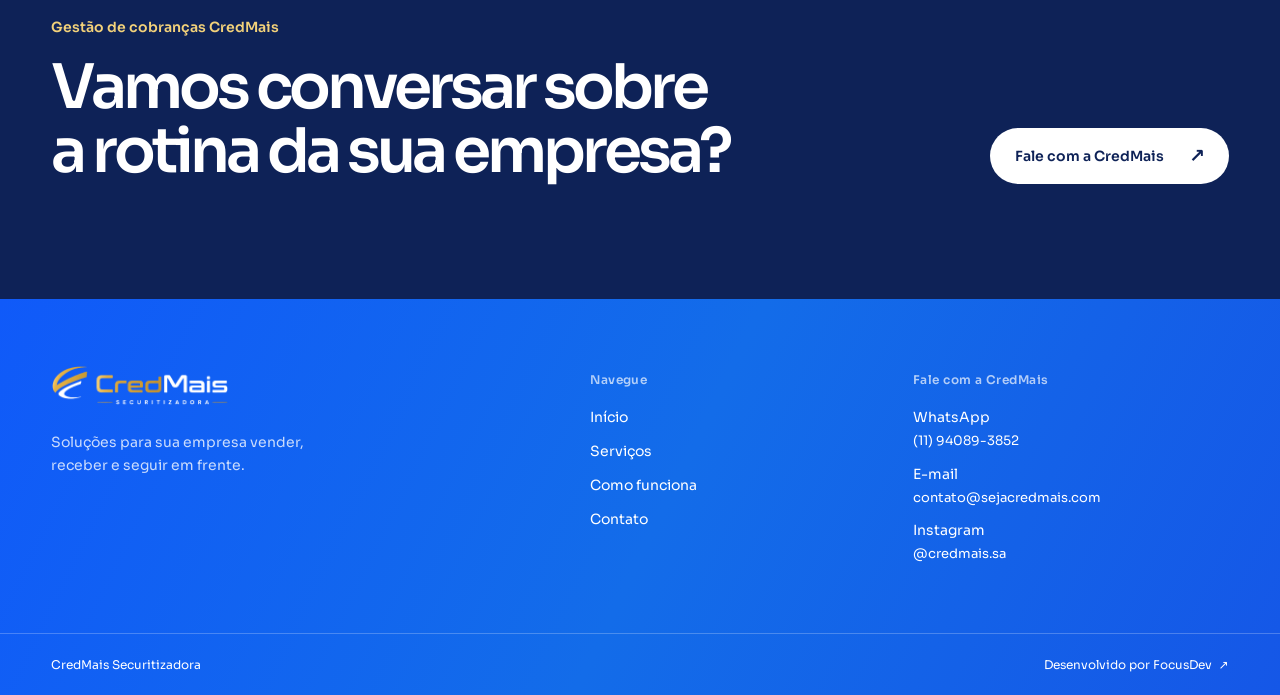
<file: servicos/gestao-de-cobrancas/index.html>
<!doctype html>
<html lang="pt-BR">
<head>
  <meta charset="utf-8" />
  <meta name="viewport" content="width=device-width, initial-scale=1" />
  
  
  <meta name="theme-color" content="#ffffff" />
  <link rel="icon" href="/assets/img/logo-prata.png" type="image/png" />
  <link rel="preconnect" href="https://fonts.googleapis.com" />
  <link rel="preconnect" href="https://fonts.gstatic.com" crossorigin />
  <link href="https://fonts.googleapis.com/css2?family=Sora:wght@400;500;600;700&display=swap" rel="stylesheet" />
  <link rel="stylesheet" href="/assets/css/style.css?v=4" />
  <link rel="stylesheet" href="/assets/css/contato-footer.css?v=4" />
  <link rel="stylesheet" href="/assets/css/gestao-de-cobrancas.css?v=1" />
<link rel="stylesheet" href="/assets/css/cms-sections.css"><script src="/assets/js/cms-config.js" defer></script><script src="/assets/js/cms-site.js" defer></script><script src="/assets/js/seo-core.js" defer></script>
<script src="/assets/js/seo-site.js" defer></script>







<title data-cm-seo>Gestão de cobranças para empresas | CredMais</title><meta data-cm-seo name="description" content="Deixe a gestão das cobranças com a CredMais e concentre sua energia no que faz a empresa seguir em frente."><meta data-cm-seo name="robots" content="index,follow,max-image-preview:large"><link data-cm-seo rel="canonical" href="https://sejacredmais.com/servicos/gestao-de-cobrancas/"><meta data-cm-seo property="og:type" content="website"><meta data-cm-seo property="og:locale" content="pt_BR"><meta data-cm-seo property="og:site_name" content="CredMais Securitizadora"><meta data-cm-seo property="og:title" content="Gestão de cobranças para empresas | CredMais"><meta data-cm-seo property="og:description" content="Deixe a gestão das cobranças com a CredMais e concentre sua energia no que faz a empresa seguir em frente."><meta data-cm-seo property="og:url" content="https://sejacredmais.com/servicos/gestao-de-cobrancas/"><meta data-cm-seo name="twitter:card" content="summary_large_image"><meta data-cm-seo name="twitter:title" content="Gestão de cobranças para empresas | CredMais"><meta data-cm-seo name="twitter:description" content="Deixe a gestão das cobranças com a CredMais e concentre sua energia no que faz a empresa seguir em frente."><meta data-cm-seo property="og:image" content="https://sejacredmais.com/admin/media/securitizadora-1.webp"><meta data-cm-seo property="og:image:alt" content="CredMais Securitizadora"><meta data-cm-seo name="twitter:image" content="https://sejacredmais.com/admin/media/securitizadora-1.webp"><script data-cm-seo type="application/ld+json">{"@context":"https://schema.org","@graph":[{"@type":"Organization","@id":"https://sejacredmais.com/#organization","name":"CredMais Securitizadora","url":"https://sejacredmais.com/","logo":"https://sejacredmais.com/assets/img/logo.png","sameAs":["https://www.instagram.com/credmais.sa/"]},{"@type":"WebSite","@id":"https://sejacredmais.com/#website","url":"https://sejacredmais.com/","name":"CredMais Securitizadora","inLanguage":"pt-BR","publisher":{"@id":"https://sejacredmais.com/#organization"}},{"@type":"WebPage","@id":"https://sejacredmais.com/servicos/gestao-de-cobrancas/#webpage","url":"https://sejacredmais.com/servicos/gestao-de-cobrancas/","name":"Gestão de cobranças para empresas | CredMais","description":"Deixe a gestão das cobranças com a CredMais e concentre sua energia no que faz a empresa seguir em frente.","inLanguage":"pt-BR","isPartOf":{"@id":"https://sejacredmais.com/#website"},"primaryImageOfPage":{"@type":"ImageObject","url":"https://sejacredmais.com/admin/media/securitizadora-1.webp"}},{"@type":"BreadcrumbList","itemListElement":[{"@type":"ListItem","position":1,"name":"Início","item":"https://sejacredmais.com/"},{"@type":"ListItem","position":2,"name":"Gestão de cobranças","item":"https://sejacredmais.com/servicos/gestao-de-cobrancas/"}]},{"@type":"Service","name":"Gestão de cobranças","description":"Deixe a gestão das cobranças com a CredMais e concentre sua energia no que faz a empresa seguir em frente.","url":"https://sejacredmais.com/servicos/gestao-de-cobrancas/","provider":{"@id":"https://sejacredmais.com/#organization"}}]}</script>
</head>
<body data-page="gestao-de-cobrancas">
  <div id="site-header"></div>
  <script src="/assets/js/header.js?v=6"></script>

  <main>
    <section class="gc-hero" aria-labelledby="gc-title">
      <div class="gc-hero__copy">
        <p class="gc-label">Mais tempo para cuidar do negócio</p>
        <h1 id="gc-title">A CredMais<br /><span>cobra por você.</span></h1>
        <p class="gc-hero__lead">Deixe a gestão das cobranças com a CredMais e concentre sua energia no que faz a empresa seguir em frente.</p>
        <a class="gc-button" href="https://wa.me/5511940893852?text=Ol%C3%A1%2C%20quero%20conhecer%20a%20Gest%C3%A3o%20de%20Cobran%C3%A7as." target="_blank" rel="noopener noreferrer">Converse com a equipe <span aria-hidden="true">↗</span></a>
      </div>
      <figure class="gc-hero__photo"><img src="/assets/img/servicos/gestao-de-cobrancas-historia.webp" srcset="/assets/img/servicos/gestao-de-cobrancas-historia-1000.webp 1000w, /assets/img/servicos/gestao-de-cobrancas-historia.webp 1536w" sizes="(max-width: 719px) calc(100vw - 48px), 52vw" width="1536" height="1024" alt="Empresária de uma padaria conversa com uma consultora enquanto revisam as anotações do negócio." fetchpriority="high" /></figure>
      <div class="gc-hero__foot"><span>Gestão de cobranças</span><span>CredMais para sua empresa</span></div>
    </section>

    <section class="gc-relief" aria-labelledby="gc-relief-title">
      <div class="gc-relief__title"><p class="gc-label">O negócio pede atenção em muitos lugares</p><h2 id="gc-relief-title">Você não precisa cuidar de tudo sozinho.</h2></div>
      <div class="gc-relief__body"><p>Vender, atender clientes e acompanhar a rotina já exigem tempo. Na Gestão de Cobranças, a CredMais assume as cobranças da sua empresa.</p><p>Assim, você pode dedicar mais atenção à operação e aos próximos passos do seu negócio.</p></div>
    </section>

    <section class="gc-quote" aria-labelledby="gc-quote-title">
      <div class="gc-quote__mark" aria-hidden="true">“</div>
      <div><p class="gc-label gc-label--light">Uma parceria para a rotina</p><h2 id="gc-quote-title">Cobrança com apoio.<br /><span>Mais espaço para vender.</span></h2></div>
      <p class="gc-quote__text">A CredMais trabalha junto à sua empresa para cuidar dessa frente. Converse com a equipe para entender como a gestão pode se encaixar no seu cenário.</p>
    </section>

    <section class="gc-conversation" aria-labelledby="gc-conversation-title">
      <div class="gc-conversation__intro"><p class="gc-label">Como começar</p><h2 id="gc-conversation-title">A conversa começa pelo seu negócio.</h2><p>Conte à CredMais como sua empresa organiza hoje as cobranças e o que gostaria de simplificar.</p></div>
      <ol class="gc-conversation__steps">
        <li><span>01</span><h3>Apresente a empresa</h3><p>Fale sobre o seu negócio e como funciona a relação com seus clientes.</p></li>
        <li><span>02</span><h3>Explique sua rotina</h3><p>Conte como as cobranças acontecem hoje e o que espera da parceria.</p></li>
        <li><span>03</span><h3>Conheça a proposta</h3><p>A equipe apresenta os detalhes da solução para você avaliar.</p></li>
      </ol>
    </section>

    <section class="gc-faq" aria-labelledby="gc-faq-title">
      <div class="gc-faq__intro"><p class="gc-label">Perguntas frequentes</p><h2 id="gc-faq-title">Sobre a gestão de cobranças.</h2></div>
      <div class="gc-faq__list">
        <details><summary>O que a CredMais faz neste serviço?<span aria-hidden="true"></span></summary><p>A CredMais faz as cobranças para a empresa. Para entender o escopo adequado, converse com a equipe sobre a sua operação.</p></details>
        <details><summary>Como funciona para a minha empresa?<span aria-hidden="true"></span></summary><p>O primeiro passo é apresentar sua empresa e explicar como as cobranças fazem parte da rotina. A equipe conversa com você sobre os detalhes.</p></details>
        <details><summary>Como posso conhecer a solução?<span aria-hidden="true"></span></summary><p>Envie uma mensagem pelo WhatsApp da CredMais. A equipe vai ouvir o contexto do negócio e explicar os próximos passos.</p></details>
      </div>
    </section>

    <section class="gc-contact" aria-labelledby="gc-contact-title">
      <div class="gc-contact__inner"><div><p class="gc-label gc-label--light">Gestão de cobranças CredMais</p><h2 id="gc-contact-title">Vamos conversar sobre a rotina da sua empresa?</h2></div><a class="gc-button gc-button--white" href="https://wa.me/5511940893852?text=Ol%C3%A1%2C%20quero%20conversar%20sobre%20Gest%C3%A3o%20de%20Cobran%C3%A7as." target="_blank" rel="noopener noreferrer">Fale com a CredMais <span aria-hidden="true">↗</span></a></div>
    </section>
  </main>

  <div id="site-footer"></div>
  <script src="/assets/js/main.js"></script>
  <script src="/assets/js/service-reveals.js?v=1"></script>
  <script src="/assets/js/footer.js?v=1"></script>
</body>
</html>
</file>
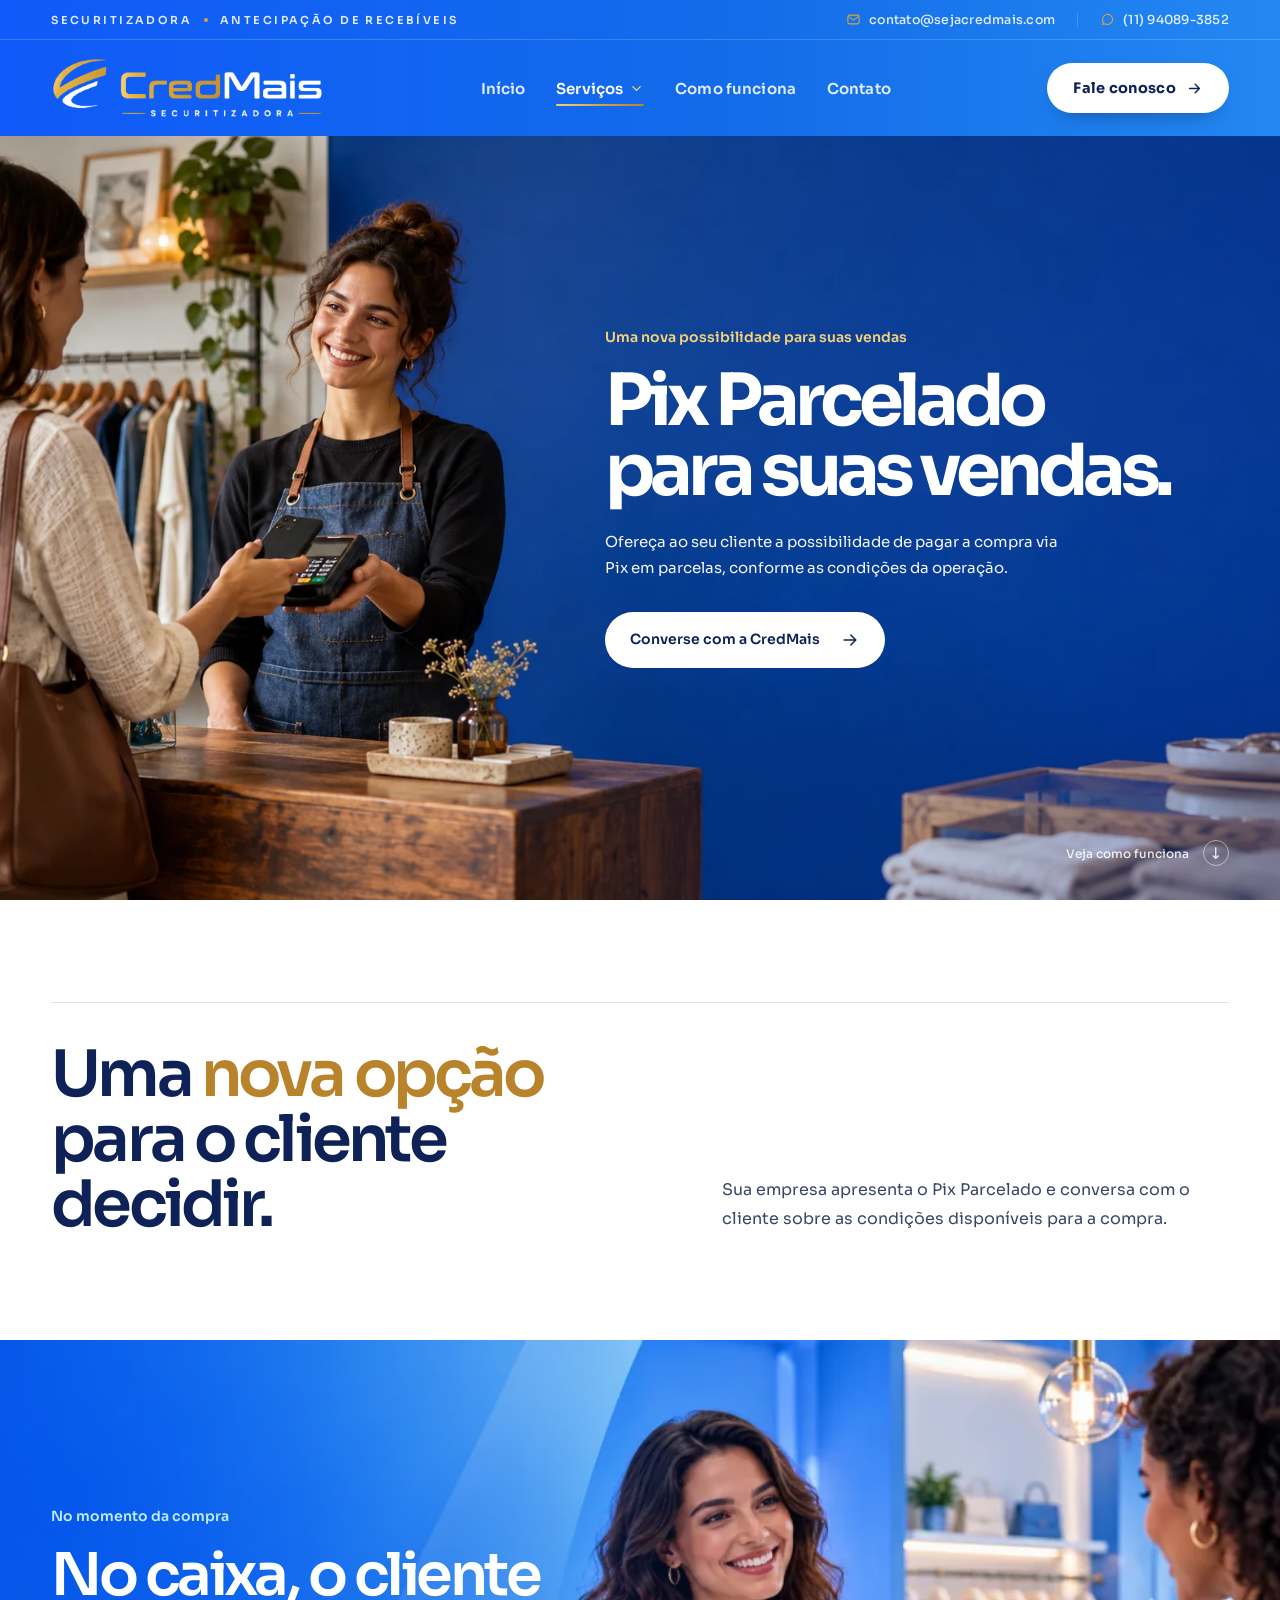
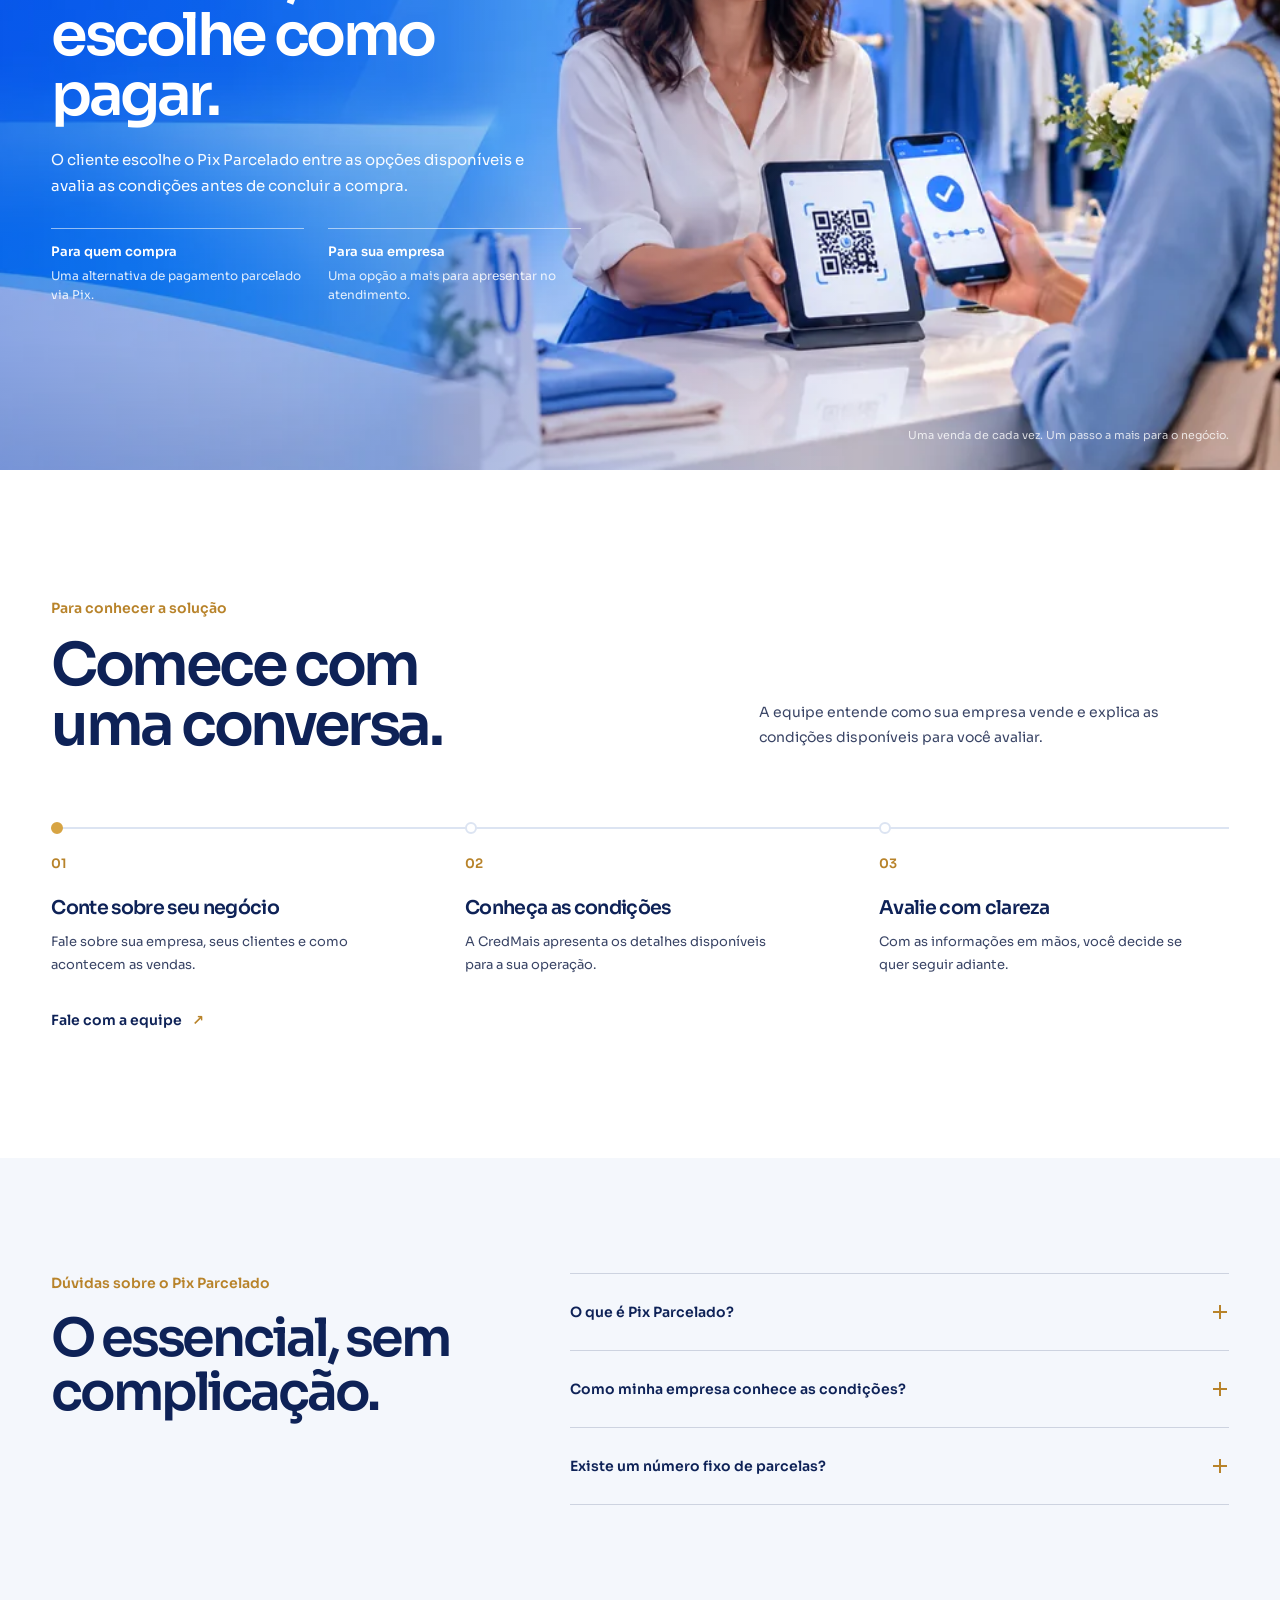
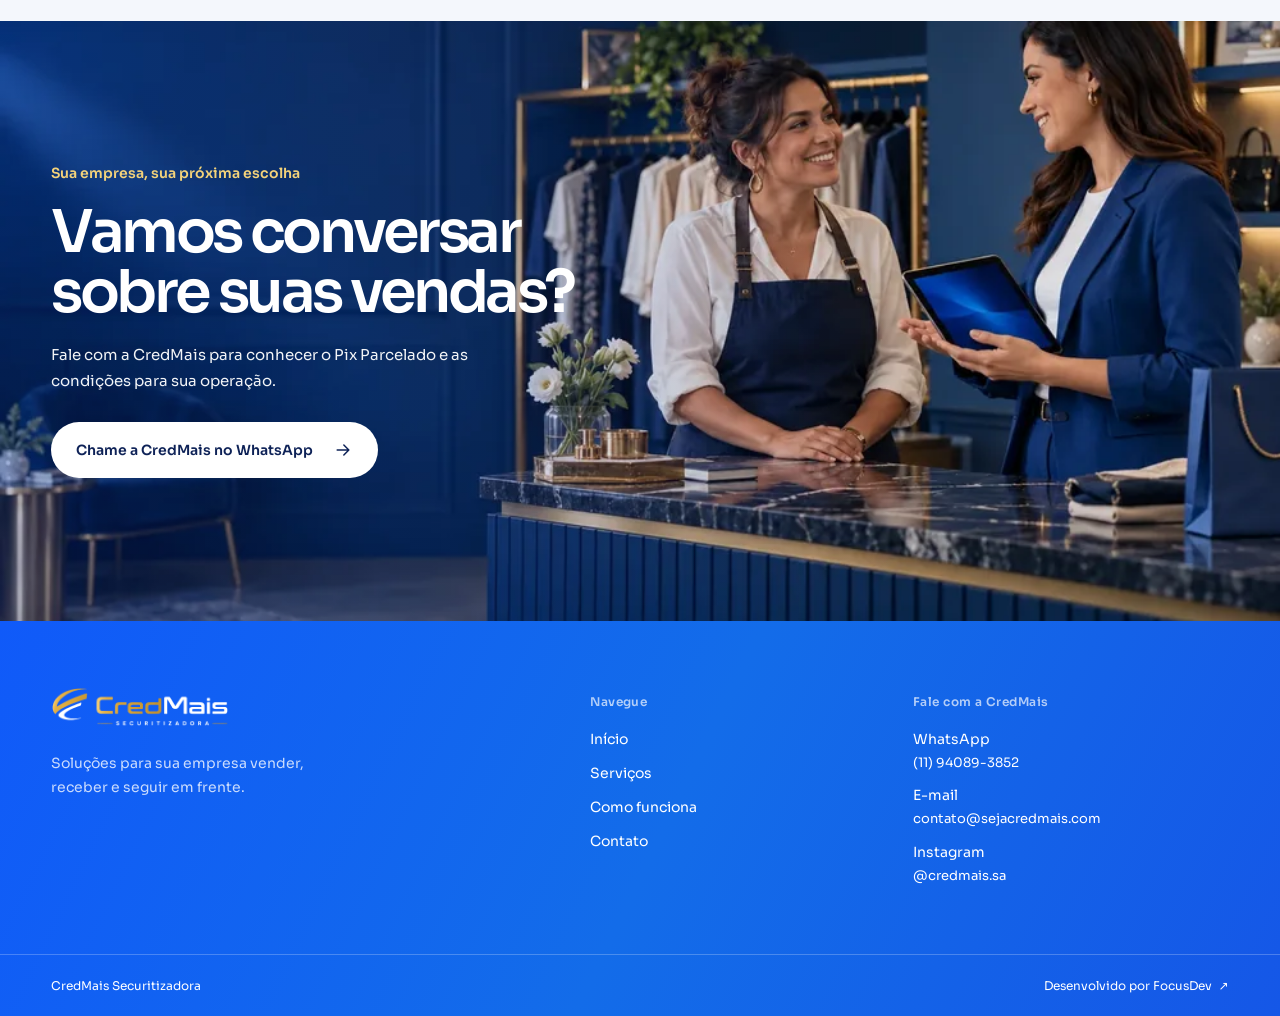
<file: servicos/pix-parcelado/index.html>
<!doctype html>
<html lang="pt-BR">
<head>
  <meta charset="utf-8" />
  <meta name="viewport" content="width=device-width, initial-scale=1" />
  
  
  <meta name="theme-color" content="#105AF9" />
  <link rel="icon" href="/assets/img/logo-prata.png" type="image/png" />
  <link rel="preconnect" href="https://fonts.googleapis.com" />
  <link rel="preconnect" href="https://fonts.gstatic.com" crossorigin />
  <link href="https://fonts.googleapis.com/css2?family=Sora:wght@400;500;600;700&display=swap" rel="stylesheet" />
  <link rel="stylesheet" href="/assets/css/style.css?v=4" />
  <link rel="stylesheet" href="/assets/css/contato-footer.css?v=4" />
  <link rel="stylesheet" href="/assets/css/pix-parcelado.css?v=9" />
<link rel="stylesheet" href="/assets/css/cms-sections.css"><script src="/assets/js/cms-config.js" defer></script><script src="/assets/js/cms-site.js" defer></script><script src="/assets/js/seo-core.js" defer></script>
<script src="/assets/js/seo-site.js" defer></script>







<title data-cm-seo>Pix Parcelado para empresas | CredMais</title><meta data-cm-seo name="description" content="Ofereça ao seu cliente a possibilidade de pagar a compra via Pix em parcelas, conforme as condições da operação."><meta data-cm-seo name="robots" content="index,follow,max-image-preview:large"><link data-cm-seo rel="canonical" href="https://sejacredmais.com/servicos/pix-parcelado/"><meta data-cm-seo property="og:type" content="website"><meta data-cm-seo property="og:locale" content="pt_BR"><meta data-cm-seo property="og:site_name" content="CredMais Securitizadora"><meta data-cm-seo property="og:title" content="Pix Parcelado para empresas | CredMais"><meta data-cm-seo property="og:description" content="Ofereça ao seu cliente a possibilidade de pagar a compra via Pix em parcelas, conforme as condições da operação."><meta data-cm-seo property="og:url" content="https://sejacredmais.com/servicos/pix-parcelado/"><meta data-cm-seo name="twitter:card" content="summary_large_image"><meta data-cm-seo name="twitter:title" content="Pix Parcelado para empresas | CredMais"><meta data-cm-seo name="twitter:description" content="Ofereça ao seu cliente a possibilidade de pagar a compra via Pix em parcelas, conforme as condições da operação."><meta data-cm-seo property="og:image" content="https://sejacredmais.com/admin/media/securitizadora-1.webp"><meta data-cm-seo property="og:image:alt" content="CredMais Securitizadora"><meta data-cm-seo name="twitter:image" content="https://sejacredmais.com/admin/media/securitizadora-1.webp"><script data-cm-seo type="application/ld+json">{"@context":"https://schema.org","@graph":[{"@type":"Organization","@id":"https://sejacredmais.com/#organization","name":"CredMais Securitizadora","url":"https://sejacredmais.com/","logo":"https://sejacredmais.com/assets/img/logo.png","sameAs":["https://www.instagram.com/credmais.sa/"]},{"@type":"WebSite","@id":"https://sejacredmais.com/#website","url":"https://sejacredmais.com/","name":"CredMais Securitizadora","inLanguage":"pt-BR","publisher":{"@id":"https://sejacredmais.com/#organization"}},{"@type":"WebPage","@id":"https://sejacredmais.com/servicos/pix-parcelado/#webpage","url":"https://sejacredmais.com/servicos/pix-parcelado/","name":"Pix Parcelado para empresas | CredMais","description":"Ofereça ao seu cliente a possibilidade de pagar a compra via Pix em parcelas, conforme as condições da operação.","inLanguage":"pt-BR","isPartOf":{"@id":"https://sejacredmais.com/#website"},"primaryImageOfPage":{"@type":"ImageObject","url":"https://sejacredmais.com/admin/media/securitizadora-1.webp"}},{"@type":"BreadcrumbList","itemListElement":[{"@type":"ListItem","position":1,"name":"Início","item":"https://sejacredmais.com/"},{"@type":"ListItem","position":2,"name":"Pix Parcelado","item":"https://sejacredmais.com/servicos/pix-parcelado/"}]},{"@type":"Service","name":"Pix Parcelado","description":"Ofereça ao seu cliente a possibilidade de pagar a compra via Pix em parcelas, conforme as condições da operação.","url":"https://sejacredmais.com/servicos/pix-parcelado/","provider":{"@id":"https://sejacredmais.com/#organization"}}]}</script>
</head>
<body data-page="pix-parcelado">
  <div id="site-header"></div>
  <script src="/assets/js/header.js?v=6"></script>

  <main>
    <section class="pix-hero" aria-labelledby="pix-title">
      <img class="pix-hero__image" src="/assets/img/servicos/pix-parcelado-hero-final.webp" srcset="/assets/img/servicos/pix-parcelado-hero-final-1000.webp 1000w, /assets/img/servicos/pix-parcelado-hero-final.webp 1672w" sizes="100vw" width="1672" height="941" alt="Lojista conversa com cliente durante uma compra em uma boutique." fetchpriority="high" />
      <div class="pix-hero__shade" aria-hidden="true"></div>
      <div class="pix-hero__copy">
        <p class="pix-hero__intro">Uma nova possibilidade para suas vendas</p>
        <h1 id="pix-title">Pix Parcelado<br /><span>para suas <br class="pix-hero__mobile-break" />vendas.</span></h1>
        <p class="pix-hero__description">Ofereça ao seu cliente a possibilidade de pagar a compra via Pix em parcelas, conforme as condições da operação.</p>
        <a class="pix-action pix-action--white" href="https://wa.me/5511940893852?text=Ol%C3%A1%2C%20quero%20conhecer%20o%20Pix%20Parcelado%20para%20minha%20empresa." target="_blank" rel="noopener noreferrer">
          <span>Converse com a CredMais</span><span class="pix-action__arrow" aria-hidden="true"><svg viewBox="0 0 24 24"><path d="M5 12h14m-6-6 6 6-6 6" /></svg></span>
        </a>
      </div>
      <a class="pix-hero__scroll" href="#pix-bridge"><span>Veja como funciona</span><span aria-hidden="true">↓</span></a>
    </section>

    <section class="pix-bridge" id="pix-bridge" aria-labelledby="pix-bridge-title">
      <div class="pix-bridge__inner">
        <h2 class="pix-bridge__title" id="pix-bridge-title">Uma <span>nova opção</span><br />para o cliente decidir.</h2>
        <p class="pix-bridge__description">Sua empresa apresenta o Pix Parcelado e conversa com o cliente sobre as condições disponíveis para a compra.</p>
      </div>
    </section>

    <!-- Composição imagem + conteúdo adaptada da Seção 197 do Code Eagle. -->
    <section class="pix-venda" id="pix-venda" aria-labelledby="pix-venda-title">
      <img class="pix-venda__image" src="/assets/img/servicos/pix-parcelado-venda.webp" srcset="/assets/img/servicos/pix-parcelado-venda-1000.webp 1000w, /assets/img/servicos/pix-parcelado-venda.webp 1672w" sizes="(max-width: 719px) calc(100vw - 48px), 60vw" width="1672" height="941" alt="Cliente e comerciante conversam durante uma compra com Pix." loading="lazy" />
      <div class="pix-venda__shade" aria-hidden="true"></div>
      <div class="pix-venda__copy">
        <p class="pix-kicker">No momento da compra</p>
        <h2 id="pix-venda-title">No caixa, o cliente<br />escolhe como pagar.</h2>
        <p>O cliente escolhe o Pix Parcelado entre as opções disponíveis e avalia as condições antes de concluir a compra.</p>
        <div class="pix-venda__roles">
          <p><strong>Para quem compra</strong><span>Uma alternativa de pagamento parcelado via Pix.</span></p>
          <p><strong>Para sua empresa</strong><span>Uma opção a mais para apresentar no atendimento.</span></p>
        </div>
      </div>
      <span class="pix-venda__caption" aria-hidden="true">Uma venda de cada vez. Um passo a mais para o negócio.</span>
    </section>

    <section class="pix-process" aria-labelledby="pix-process-title">
      <div class="pix-process__inner">
        <div class="pix-process__heading">
          <p class="pix-kicker">Para conhecer a solução</p>
          <h2 id="pix-process-title">Comece com uma conversa.</h2>
          <p>A equipe entende como sua empresa vende e explica as condições disponíveis para você avaliar.</p>
        </div>
        <div class="pix-process__timeline">
        <div class="pix-process__track" aria-hidden="true"><span class="pix-process__progress"></span></div>
        <ol class="pix-steps">
          <li class="pix-step is-active">
            <span class="pix-step__number">01</span>
            <div><h3>Conte sobre seu negócio</h3><p>Fale sobre sua empresa, seus clientes e como acontecem as vendas.</p></div>
          </li>
          <li class="pix-step">
            <span class="pix-step__number">02</span>
            <div><h3>Conheça as condições</h3><p>A CredMais apresenta os detalhes disponíveis para a sua operação.</p></div>
          </li>
          <li class="pix-step">
            <span class="pix-step__number">03</span>
            <div><h3>Avalie com clareza</h3><p>Com as informações em mãos, você decide se quer seguir adiante.</p></div>
          </li>
        </ol>
        </div>
        <a class="pix-text-link" href="https://wa.me/5511940893852?text=Ol%C3%A1%2C%20quero%20conhecer%20as%20condi%C3%A7%C3%B5es%20do%20Pix%20Parcelado." target="_blank" rel="noopener noreferrer">Fale com a equipe <span aria-hidden="true">↗</span></a>
      </div>
    </section>

    <section class="pix-faq" aria-labelledby="pix-faq-title">
      <div class="pix-faq__inner">
        <div class="pix-faq__heading">
          <p class="pix-kicker">Dúvidas sobre o Pix Parcelado</p>
          <h2 id="pix-faq-title">O essencial, sem complicação.</h2>
        </div>
        <div class="pix-faq__items">
          <details class="pix-faq__item"><summary>O que é Pix Parcelado?<span aria-hidden="true"></span></summary><p>É uma opção para o cliente pagar uma compra via Pix em parcelas, de acordo com as condições da operação.</p></details>
          <details class="pix-faq__item"><summary>Como minha empresa conhece as condições?<span aria-hidden="true"></span></summary><p>Converse com a CredMais. A equipe explica os detalhes disponíveis para a sua empresa.</p></details>
          <details class="pix-faq__item"><summary>Existe um número fixo de parcelas?<span aria-hidden="true"></span></summary><p>As condições dependem da operação. Fale com a equipe para conhecer as possibilidades para o seu negócio.</p></details>
        </div>
      </div>
    </section>

    <section class="pix-contact" aria-labelledby="pix-contact-title">
      <img class="pix-contact__image" src="/assets/img/servicos/pix-contact.webp" srcset="/assets/img/servicos/pix-contact-1000.webp 1000w, /assets/img/servicos/pix-contact.webp 1672w" sizes="(max-width: 719px) calc(100vw - 48px), 60vw" width="1672" height="941" alt="Empreendedora conversa com uma consultora sobre as vendas da boutique." loading="lazy" />
      <div class="pix-contact__shade" aria-hidden="true"></div>
      <div class="pix-contact__copy">
        <p class="pix-kicker">Sua empresa, sua próxima escolha</p>
        <h2 id="pix-contact-title">Vamos conversar<br />sobre suas vendas?</h2>
        <p>Fale com a CredMais para conhecer o Pix Parcelado e as condições para sua operação.</p>
        <a class="pix-action pix-action--white" href="https://wa.me/5511940893852?text=Ol%C3%A1%2C%20quero%20conversar%20sobre%20Pix%20Parcelado%20para%20minha%20empresa." target="_blank" rel="noopener noreferrer">
          <span>Chame a CredMais no WhatsApp</span><span class="pix-action__arrow" aria-hidden="true"><svg viewBox="0 0 24 24"><path d="M5 12h14m-6-6 6 6-6 6" /></svg></span>
        </a>
      </div>
    </section>
  </main>

  <div id="site-footer"></div>
  <script src="/assets/js/main.js"></script>
  <script src="/assets/js/pix-parcelado.js?v=5"></script>
  <script src="/assets/js/footer.js?v=1"></script>
</body>
</html>
</file>
<file: assets/css/style.css>
/* =========================================================
   CredMais — Navbar
   ========================================================= */

:root {
  --navy: #0E2257;
  --navy-deep: #0A1940;
  --gold-1: #F3D27A;
  --gold-2: #D7A443;
  --gold-3: #B8832A;
  --gold: linear-gradient(120deg, var(--gold-1) 0%, var(--gold-2) 50%, var(--gold-3) 100%);
  --ink: #0E1A3A;
  --text: #3A4566;
  --muted: #6B7491;
  --ivory: #FBFAF6;
  --line: rgba(14, 34, 87, .09);

  --topbar-h: 40px;
  --nav-h: 96px;
  --nav-h-scrolled: 74px;
  --logo-h: 62px;
  --logo-h-scrolled: 50px;

  --pad: clamp(18px, 4vw, 56px);
  --ease: cubic-bezier(.22, 1, .36, 1);
  --font: "Sora", system-ui, sans-serif;
}

*, *::before, *::after { box-sizing: border-box; }
html { scroll-behavior: smooth; }
html.menu-open { overflow: hidden; }
body {
  margin: 0;
  font-family: var(--font);
  color: var(--ink);
  background: #fff;
  -webkit-font-smoothing: antialiased;
}
a { color: inherit; text-decoration: none; }
button { font: inherit; }
svg { display: block; }
:focus-visible { outline: 2px solid var(--gold-2); outline-offset: 4px; border-radius: 4px; }

.container {
  width: 100%;
  max-width: 1360px;
  margin: 0 auto;
  padding: 0 var(--pad);
}

/* ---------- Header (topbar + barra principal) ---------- */
.header {
  position: fixed;
  inset: 0 0 auto 0;
  z-index: 100;
  transition: transform .6s var(--ease);
}
.topbar__inner, .nav__inner { animation: headerIn 1s var(--ease) both; }
.nav__inner { animation-delay: .08s; }
.header.is-scrolled { transform: translateY(calc(var(--topbar-h) * -1)); }

/* ---------- Topbar ---------- */
.topbar {
  height: var(--topbar-h);
  background: var(--navy-deep);
  color: rgba(255, 255, 255, .72);
  font-size: 12.5px;
  font-weight: 500;
  letter-spacing: .02em;
}
.topbar__inner {
  height: 100%;
  display: flex;
  align-items: center;
  justify-content: space-between;
  gap: 24px;
}
.topbar__claim {
  display: inline-flex;
  align-items: center;
  gap: 12px;
  text-transform: uppercase;
  font-size: 11px;
  font-weight: 600;
  letter-spacing: .22em;
}
.topbar__claim i {
  width: 4px; height: 4px;
  border-radius: 50%;
  background: var(--gold-2);
}
.topbar__contact { display: flex; align-items: center; gap: 22px; }
.topbar__contact a {
  display: inline-flex;
  align-items: center;
  gap: 8px;
  transition: color .3s var(--ease);
}
.topbar__contact a:hover { color: var(--gold-1); }
.topbar__contact svg {
  width: 15px; height: 15px;
  fill: none;
  stroke: var(--gold-2);
  stroke-width: 1.7;
  stroke-linejoin: round;
}
.topbar__sep { width: 1px; height: 14px; background: rgba(255, 255, 255, .18); }

/* ---------- Barra principal ---------- */
.nav {
  position: relative;
  height: var(--nav-h);
  background: #fff;
  transition: height .6s var(--ease), background-color .6s var(--ease), box-shadow .6s var(--ease);
}
.nav::after { /* filete dourado */
  content: "";
  position: absolute;
  left: 0; right: 0; bottom: 0;
  height: 1px;
  background: linear-gradient(90deg, transparent 0%, rgba(215, 164, 67, .55) 20%, rgba(215, 164, 67, .55) 80%, transparent 100%);
}
.header.is-scrolled .nav {
  height: var(--nav-h-scrolled);
  background: rgba(255, 255, 255, .86);
  -webkit-backdrop-filter: saturate(180%) blur(18px);
  backdrop-filter: saturate(180%) blur(18px);
  box-shadow: 0 18px 40px -28px rgba(10, 25, 64, .45);
}

.nav__inner {
  height: 100%;
  display: flex;
  align-items: center;
  justify-content: space-between;
  gap: 32px;
  position: relative;
}

/* ---------- Logo ---------- */
.brand { display: inline-flex; align-items: center; flex-shrink: 0; }
.brand__logo {
  display: block;
  height: var(--logo-h);
  width: auto;
  transition: height .6s var(--ease), opacity .3s var(--ease);
}
.brand:hover .brand__logo { opacity: .88; }
.header.is-scrolled .brand__logo { height: var(--logo-h-scrolled); }

/* ---------- Links (desktop) ---------- */
.nav__links {
  display: flex;
  align-items: center;
  gap: clamp(18px, 2.4vw, 40px);
}
.nav__links > a,
.nav__trigger {
  position: relative;
  display: inline-flex;
  align-items: center;
  gap: 6px;
  padding: 10px 0;
  border: 0;
  background: none;
  cursor: pointer;
  font-size: 15px;
  font-weight: 600;
  letter-spacing: .01em;
  color: var(--text);
  white-space: nowrap;
  transition: color .35s var(--ease);
}
.nav__links > a::after,
.nav__trigger::after { /* traço dourado que cresce do centro */
  content: "";
  position: absolute;
  left: 0; right: 0;
  bottom: 2px;
  height: 2px;
  border-radius: 2px;
  background: var(--gold);
  transform: scaleX(0);
  transition: transform .5s var(--ease);
}
.nav__links > a:hover,
.nav__trigger:hover,
.has-mega.is-open .nav__trigger { color: var(--navy); }
.nav__links > a:hover::after,
.nav__trigger:hover::after,
.has-mega.is-open .nav__trigger::after { transform: scaleX(.5); }
.nav__links > a.is-active,
.nav__trigger.is-active { color: var(--navy); }
.nav__links > a.is-active::after,
.nav__trigger.is-active::after { transform: scaleX(1); }

.chev {
  width: 15px; height: 15px;
  fill: none;
  stroke: var(--gold-2);
  stroke-width: 2.2;
  stroke-linecap: round;
  stroke-linejoin: round;
  transition: transform .45s var(--ease);
}
.has-mega.is-open .chev { transform: rotate(180deg); }

/* ---------- Mega menu (Serviços) ----------
   Lista numerada à esquerda + painel de prévia que acompanha o item sob o mouse */
.mega {
  position: absolute;
  top: 100%;
  left: 50%;
  width: min(1100px, calc(100vw - var(--pad) * 2));
  padding-top: 10px;
  opacity: 0;
  visibility: hidden;
  transform: translate(-50%, 12px);
  transition: opacity .35s var(--ease), transform .55s var(--ease), visibility 0s .55s;
}
.mega::before { /* ponte invisível entre o botão e o painel */
  content: "";
  position: absolute;
  left: 0; right: 0;
  bottom: 100%;
  height: 40px;
}
.has-mega.is-open .mega {
  opacity: 1;
  visibility: visible;
  transform: translate(-50%, 0);
  transition: opacity .35s var(--ease), transform .55s var(--ease), visibility 0s;
}
.mega__inner {
  display: grid;
  grid-template-columns: .95fr 1.05fr;
  border-radius: 20px;
  background: #fff;
  overflow: hidden;
  box-shadow: 0 40px 90px -40px rgba(10, 25, 64, .55), 0 0 0 1px rgba(14, 34, 87, .06);
}

/* Lista */
.mega__list {
  display: flex;
  flex-direction: column;
  padding: 14px 14px 10px;
}
.mega__item {
  position: relative;
  display: flex;
  align-items: center;
  gap: 16px;
  padding: 15px 14px;
  border-radius: 12px;
  opacity: 0;
  transform: translateY(6px);
  transition: background-color .3s var(--ease), opacity .4s var(--ease), transform .5s var(--ease);
}
.mega__item + .mega__item::before { /* divisória fina */
  content: "";
  position: absolute;
  top: 0; left: 14px; right: 14px;
  height: 1px;
  background: var(--line);
  transition: opacity .3s var(--ease);
}
.mega__item.is-active::before,
.mega__item.is-active + .mega__item::before { opacity: 0; }
.has-mega.is-open .mega__item {
  opacity: 1;
  transform: none;
  transition-delay: 0s, calc(.05s + var(--i) * .04s), calc(.05s + var(--i) * .04s);
}
.mega__item.is-active { background: #F3F6FD; }
.mega__num {
  flex-shrink: 0;
  width: 22px;
  font-size: 12px;
  font-weight: 600;
  letter-spacing: .04em;
  color: var(--gold-3);
}
.mega__text { flex: 1; display: grid; gap: 3px; min-width: 0; }
.mega__text strong {
  font-size: 15px;
  font-weight: 600;
  color: var(--navy);
}
.mega__text small {
  font-size: 13px;
  color: var(--muted);
}
.mega__go {
  flex-shrink: 0;
  color: var(--navy);
  opacity: 0;
  transform: translateX(-6px);
  transition: opacity .3s var(--ease), transform .4s var(--ease);
}
.mega__go svg,
.mega__help svg,
.mega__preview-link svg {
  width: 16px; height: 16px;
  fill: none;
  stroke: currentColor;
  stroke-width: 2;
  stroke-linecap: round;
  stroke-linejoin: round;
}
.mega__item.is-active .mega__go { opacity: 1; transform: none; }

.mega__help {
  display: flex;
  align-items: center;
  justify-content: space-between;
  gap: 12px;
  margin-top: 6px;
  padding: 14px 14px 8px;
  border-top: 1px solid var(--line);
  font-size: 13px;
  color: var(--muted);
}
.mega__help strong {
  display: inline-flex;
  align-items: center;
  gap: 6px;
  font-weight: 600;
  color: var(--navy);
}
.mega__help svg { transition: transform .4s var(--ease); }
.mega__help:hover svg { transform: translateX(3px); }

/* Painel de prévia (mesmo azul do hero) */
.mega__aside {
  position: relative;
  aspect-ratio: 4 / 3;
  min-height: 100%;
  background: #105AF9;
  color: #fff;
}
.mega__preview {
  position: absolute;
  inset: 0;
  display: block;
  padding: 0;
  opacity: 0;
  transform: translateY(8px);
  pointer-events: none;
  transition: opacity .35s var(--ease), transform .5s var(--ease);
}
.mega__preview-image {
  display: block;
  width: 100%;
  height: 100%;
  object-fit: contain;
}
.mega__preview.is-active {
  opacity: 1;
  transform: none;
  pointer-events: auto;
}
.mega__preview-num {
  font-size: 13px;
  font-weight: 600;
  color: var(--gold-1);
}
.mega__preview-title {
  margin: 14px 0 12px;
  font-size: 26px;
  font-weight: 700;
  line-height: 1.15;
  letter-spacing: -.025em;
}
.mega__preview-text {
  margin: 0;
  font-size: 14.5px;
  line-height: 1.6;
  color: rgba(255, 255, 255, .85);
}
.mega__preview-link {
  margin-top: auto;
  display: inline-flex;
  align-items: center;
  gap: 8px;
  align-self: flex-start;
  height: 38px;
  padding: 0 18px;
  border-radius: 999px;
  background: #fff;
  color: var(--navy);
  font-size: 13.5px;
  font-weight: 700;
}
.mega__preview-link svg { transition: transform .4s var(--ease); }
.mega__preview:hover .mega__preview-link svg { transform: translateX(3px); }

/* ---------- Botão ---------- */
.nav__actions { display: flex; align-items: center; gap: 14px; }

.btn-navy {
  position: relative;
  display: inline-flex;
  align-items: center;
  justify-content: center;
  gap: 10px;
  height: 50px;
  padding: 0 26px;
  border-radius: 999px;
  background: var(--navy);
  color: #fff;
  font-size: 14.5px;
  font-weight: 700;
  letter-spacing: .02em;
  white-space: nowrap;
  box-shadow: inset 0 0 0 1px rgba(243, 210, 122, .35), 0 12px 26px -14px rgba(10, 25, 64, .7);
  transition: background-color .4s var(--ease), box-shadow .4s var(--ease), transform .4s var(--ease);
}
.btn-navy svg {
  width: 17px; height: 17px;
  fill: none;
  stroke: currentColor;
  stroke-width: 2;
  stroke-linecap: round;
  stroke-linejoin: round;
  transition: transform .45s var(--ease);
}
.btn-navy:hover {
  background: var(--navy-deep);
  transform: translateY(-1px);
  box-shadow: inset 0 0 0 1px rgba(243, 210, 122, .5), 0 16px 30px -14px rgba(10, 25, 64, .75);
}
.btn-navy:hover svg { transform: translateX(4px); }
.btn-navy--full { width: 100%; height: 58px; font-size: 16px; }

/* ---------- Burger ---------- */
.burger {
  display: none;
  position: relative;
  width: 50px;
  height: 50px;
  border: 1px solid var(--line);
  border-radius: 50%;
  background: #fff;
  cursor: pointer;
  transition: border-color .4s var(--ease), background-color .4s var(--ease);
}
.burger:hover { border-color: rgba(215, 164, 67, .6); }
.burger span {
  position: absolute;
  left: 50%;
  height: 1.8px;
  border-radius: 2px;
  background: var(--navy);
  transform: translateX(-50%);
  transition: transform .5s var(--ease), top .5s var(--ease), width .5s var(--ease), background-color .4s;
}
.burger span:nth-child(1) { top: 20px; width: 20px; }
.burger span:nth-child(2) { top: 28px; width: 12px; margin-left: 4px; background: var(--gold-2); }
.burger:hover span:nth-child(2) { width: 20px; margin-left: 0; }
.burger[aria-expanded="true"] { border-color: var(--gold-2); }
.burger[aria-expanded="true"] span:nth-child(1) { top: 24px; transform: translateX(-50%) rotate(45deg); }
.burger[aria-expanded="true"] span:nth-child(2) {
  top: 24px; width: 20px; margin-left: 0;
  background: var(--navy);
  transform: translateX(-50%) rotate(-45deg);
}

/* ---------- Menu mobile ---------- */
.menu {
  position: fixed;
  inset: 0;
  z-index: 90;
  visibility: hidden;
  pointer-events: none;
  transition: visibility 0s .8s;
}
.menu.is-open { visibility: visible; pointer-events: auto; transition: visibility 0s; }

.menu__panel {
  position: absolute;
  inset: 0;
  display: flex;
  flex-direction: column;
  justify-content: space-between;
  padding: calc(var(--header-h, var(--nav-h)) + 28px) var(--pad) max(32px, env(safe-area-inset-bottom));
  background:
    radial-gradient(90% 50% at 100% 0%, rgba(243, 210, 122, .18), transparent 70%),
    radial-gradient(70% 40% at 0% 100%, rgba(14, 34, 87, .06), transparent 70%),
    var(--ivory);
  clip-path: inset(0 0 100% 0);
  transition: clip-path .8s var(--ease);
  overflow-y: auto;
}
.menu.is-open .menu__panel { clip-path: inset(0 0 0 0); }

.menu__links { display: flex; flex-direction: column; }
.menu__links > a,
.menu__toggle {
  position: relative;
  width: 100%;
  display: flex;
  align-items: baseline;
  border: 0;
  border-radius: 0;
  background: none;
  cursor: pointer;
  text-align: left;
  gap: 18px;
  padding: 16px 0;
  border-bottom: 1px solid var(--line);
  color: var(--navy);
}
.menu__links > a,
.menu__group {
  opacity: 0;
  transform: translateY(28px);
  transition: opacity .6s var(--ease), transform .7s var(--ease), color .35s var(--ease);
}
.menu__links small {
  min-width: 22px;
  font-size: 12px;
  font-weight: 700;
  letter-spacing: .12em;
  color: var(--gold-2);
}
.menu__links span {
  font-size: clamp(28px, 7.4vw, 46px);
  font-weight: 500;
  letter-spacing: -.02em;
  line-height: 1.1;
  transition: transform .5s var(--ease);
}
.menu__links > a:hover span,
.menu__links > a.is-active span,
.menu__toggle:hover span { transform: translateX(10px); }
.menu__links > a.is-active { color: var(--gold-3); }

.menu.is-open .menu__links > * { opacity: 1; transform: none; }
.menu.is-open .menu__links > :nth-child(1) { transition-delay: .2s; }
.menu.is-open .menu__links > :nth-child(2) { transition-delay: .26s; }
.menu.is-open .menu__links > :nth-child(3) { transition-delay: .32s; }
.menu.is-open .menu__links > :nth-child(4) { transition-delay: .38s; }

/* Acordeão de serviços */
.menu__toggle i {
  position: relative;
  margin-left: auto;
  align-self: center;
  width: 16px; height: 16px;
}
.menu__toggle i::before,
.menu__toggle i::after {
  content: "";
  position: absolute;
  top: 50%; left: 0;
  width: 16px; height: 1.8px;
  border-radius: 2px;
  background: var(--gold-2);
  transition: transform .45s var(--ease);
}
.menu__toggle i::after { transform: rotate(90deg); }
.menu__group.is-open .menu__toggle i::after { transform: rotate(0deg); }
.menu__group.is-open .menu__toggle { border-bottom-color: transparent; }

.menu__sub {
  display: grid;
  grid-template-rows: 0fr;
  transition: grid-template-rows .55s var(--ease);
}
.menu__group.is-open .menu__sub {
  grid-template-rows: 1fr;
  border-bottom: 1px solid var(--line);
}
.menu__sub-inner {
  overflow: hidden;
  display: grid;
  padding-left: 40px;
}
.menu__sub a {
  display: flex;
  align-items: center;
  gap: 10px;
  padding: 10px 0;
  font-size: 17px;
  font-weight: 600;
  color: var(--text);
  transition: color .3s var(--ease), transform .4s var(--ease);
}
.menu__sub a:first-child { padding-top: 2px; }
.menu__sub a:last-child { padding-bottom: 18px; }
.menu__sub a:hover { color: var(--navy); transform: translateX(6px); }
.menu__sub a.is-active { color: var(--gold-3); }

.menu__footer {
  display: grid;
  gap: 24px;
  margin-top: 36px;
  opacity: 0;
  transform: translateY(18px);
  transition: opacity .6s var(--ease), transform .7s var(--ease);
}
.menu.is-open .menu__footer { opacity: 1; transform: none; transition-delay: .52s; }
.menu__contact {
  display: grid;
  grid-template-columns: 1fr 1fr;
  gap: 16px 24px;
}
.menu__contact a {
  display: grid;
  gap: 4px;
  font-size: 15px;
  font-weight: 600;
  color: var(--navy);
  transition: color .3s var(--ease);
}
.menu__contact a:hover { color: var(--gold-3); }
.menu__contact small {
  font-size: 11px;
  font-weight: 700;
  letter-spacing: .18em;
  text-transform: uppercase;
  color: var(--muted);
}

/* Com o menu aberto a barra fica limpa por cima do painel */
html.menu-open .header { transform: none; }
html.menu-open .nav { background: transparent; box-shadow: none; -webkit-backdrop-filter: none; backdrop-filter: none; }

/* ---------- Animação de entrada ---------- */
@keyframes headerIn {
  from { opacity: 0; transform: translateY(-20px); }
  to   { opacity: 1; transform: none; }
}

/* =========================================================
   Responsivo
   ========================================================= */

@media (max-width: 1180px) {
  .mega__inner { grid-template-columns: .9fr 1.1fr; }
  .mega__preview { padding: 0; }
  :root { --logo-h: 56px; --logo-h-scrolled: 46px; }
  .nav__links a { font-size: 14.5px; }
}

/* Tablet e abaixo: menu hambúrguer */
@media (max-width: 1024px) {
  :root { --nav-h: 84px; --nav-h-scrolled: 70px; --logo-h: 52px; --logo-h-scrolled: 44px; }
  .nav__links { display: none; }
  .burger { display: block; }
}

/* Abaixo de 720px: sem topbar (contatos ficam no menu) */
@media (max-width: 719px) {
  :root { --topbar-h: 0px; }
  .topbar { display: none; }
}

/* Celular */
@media (max-width: 599px) {
  :root { --nav-h: 76px; --nav-h-scrolled: 66px; --logo-h: 46px; --logo-h-scrolled: 40px; }
  .nav__actions .btn-navy { display: none; }
  .burger { width: 46px; height: 46px; }
  .burger span:nth-child(1) { top: 18px; }
  .burger span:nth-child(2) { top: 26px; }
  .burger[aria-expanded="true"] span:nth-child(1),
  .burger[aria-expanded="true"] span:nth-child(2) { top: 22px; }
  .menu__contact { grid-template-columns: 1fr; }
}

/* Celulares pequenos */
@media (max-width: 370px) {
  :root { --logo-h: 40px; --logo-h-scrolled: 36px; }
}

/* Celular deitado */
@media (max-height: 520px) and (orientation: landscape) {
  .menu__links > a, .menu__toggle { padding: 9px 0; }
  .menu__links span { font-size: 24px; }
  .menu__footer { margin-top: 20px; }
}

/* Acessibilidade: menos movimento */
@media (prefers-reduced-motion: reduce) {
  html { scroll-behavior: auto; }
  *, *::before, *::after {
    animation-duration: .01ms !important;
    transition-duration: .01ms !important;
    transition-delay: 0s !important;
  }
}

/* Topbar em telas médias: só os contatos */
@media (max-width: 900px) {
  .topbar__claim { display: none; }
  .topbar__inner { justify-content: flex-end; }
}

/* =========================================================
   Navbar transparente sobre o hero (home)
   Vale só no topo; ao rolar (ou com o menu aberto) volta ao padrão branco.
   ========================================================= */
.brand { position: relative; }
.brand__logo--light {
  position: absolute;
  inset: 0;
  opacity: 0;
  pointer-events: none;
  transition: opacity .4s var(--ease), height .6s var(--ease);
}
.topbar { transition: background-color .5s var(--ease), border-color .5s var(--ease); border-bottom: 1px solid transparent; }

html:not(.menu-open) .header.is-over-hero:not(.is-scrolled) .topbar {
  background: transparent;
  border-bottom-color: rgba(255, 255, 255, .16);
  color: rgba(255, 255, 255, .85);
}
html:not(.menu-open) .header.is-over-hero:not(.is-scrolled) .topbar__contact svg { stroke: var(--gold-1); }
html:not(.menu-open) .header.is-over-hero:not(.is-scrolled) .topbar__claim i { background: var(--gold-1); }

html:not(.menu-open) .header.is-over-hero:not(.is-scrolled) .nav {
  background: transparent;
  box-shadow: none;
}
html:not(.menu-open) .header.is-over-hero:not(.is-scrolled) .nav::after { opacity: 0; }

html:not(.menu-open) .header.is-over-hero:not(.is-scrolled) .brand__logo:not(.brand__logo--light) { opacity: 0; }
html:not(.menu-open) .header.is-over-hero:not(.is-scrolled) .brand__logo--light { opacity: 1; }

html:not(.menu-open) .header.is-over-hero:not(.is-scrolled) .nav__links > a,
html:not(.menu-open) .header.is-over-hero:not(.is-scrolled) .nav__trigger { color: rgba(255, 255, 255, .82); }
html:not(.menu-open) .header.is-over-hero:not(.is-scrolled) .nav__links > a:hover,
html:not(.menu-open) .header.is-over-hero:not(.is-scrolled) .nav__links > a.is-active,
html:not(.menu-open) .header.is-over-hero:not(.is-scrolled) .nav__trigger:hover,
html:not(.menu-open) .header.is-over-hero:not(.is-scrolled) .nav__trigger.is-active,
html:not(.menu-open) .header.is-over-hero:not(.is-scrolled) .has-mega.is-open .nav__trigger { color: #fff; }
html:not(.menu-open) .header.is-over-hero:not(.is-scrolled) .chev { stroke: var(--gold-1); }

html:not(.menu-open) .header.is-over-hero:not(.is-scrolled) .btn-navy {
  background: #fff;
  color: var(--navy);
  box-shadow: 0 10px 24px -14px rgba(8, 20, 51, .6);
}
html:not(.menu-open) .header.is-over-hero:not(.is-scrolled) .btn-navy:hover { background: var(--ivory); }

html:not(.menu-open) .header.is-over-hero:not(.is-scrolled) .burger {
  background: rgba(255, 255, 255, .08);
  border-color: rgba(255, 255, 255, .45);
}
html:not(.menu-open) .header.is-over-hero:not(.is-scrolled) .burger span { background: #fff; }
html:not(.menu-open) .header.is-over-hero:not(.is-scrolled) .burger span:nth-child(2) { background: var(--gold-1); }

/* Páginas sem foto azul no topo usam a mesma identidade da navbar do hero. */
html:not(.menu-open) .header.is-branded-top:not(.is-scrolled) .topbar {
  background: linear-gradient(90deg, #105AF9 0%, #136CE9 58%, #2388F2 100%);
  border-bottom-color: rgba(255, 255, 255, .18);
  color: rgba(255, 255, 255, .88);
}
html:not(.menu-open) .header.is-branded-top:not(.is-scrolled) .nav {
  background: linear-gradient(90deg, #105AF9 0%, #136CE9 58%, #2388F2 100%);
  box-shadow: none;
}
html:not(.menu-open) .header.is-branded-top:not(.is-scrolled) .nav::after { opacity: 0; }
html:not(.menu-open) .header.is-branded-top:not(.is-scrolled) .brand__logo:not(.brand__logo--light) { opacity: 0; }
html:not(.menu-open) .header.is-branded-top:not(.is-scrolled) .brand__logo--light { opacity: 1; }
html:not(.menu-open) .header.is-branded-top:not(.is-scrolled) .nav__links > a,
html:not(.menu-open) .header.is-branded-top:not(.is-scrolled) .nav__trigger { color: rgba(255, 255, 255, .88); }
html:not(.menu-open) .header.is-branded-top:not(.is-scrolled) .nav__links > a:hover,
html:not(.menu-open) .header.is-branded-top:not(.is-scrolled) .nav__links > a.is-active,
html:not(.menu-open) .header.is-branded-top:not(.is-scrolled) .nav__trigger:hover,
html:not(.menu-open) .header.is-branded-top:not(.is-scrolled) .nav__trigger.is-active,
html:not(.menu-open) .header.is-branded-top:not(.is-scrolled) .has-mega.is-open .nav__trigger { color: #fff; }
html:not(.menu-open) .header.is-branded-top:not(.is-scrolled) .chev { stroke: var(--gold-1); }
html:not(.menu-open) .header.is-branded-top:not(.is-scrolled) .btn-navy {
  background: #fff;
  color: var(--navy);
  box-shadow: 0 10px 24px -14px rgba(8, 20, 51, .6);
}
html:not(.menu-open) .header.is-branded-top:not(.is-scrolled) .btn-navy:hover { background: var(--ivory); }
html:not(.menu-open) .header.is-branded-top:not(.is-scrolled) .burger {
  background: rgba(255, 255, 255, .08);
  border-color: rgba(255, 255, 255, .45);
}
html:not(.menu-open) .header.is-branded-top:not(.is-scrolled) .burger span { background: #fff; }
html:not(.menu-open) .header.is-branded-top:not(.is-scrolled) .burger span:nth-child(2) { background: var(--gold-1); }
</file>
<file: assets/css/hero.css>
/* =========================================================
   CredMais — Hero
   Composição no formato do banner de referência:
   texto pequeno à esquerda + palavra grande em duas linhas (2ª recuada)
   + tracinho, parágrafo e pílula branca.
   A imagem termina em branco para emendar na próxima seção; por isso ela
   aparece inteira (sem corte embaixo) e o texto fica acima da área branca.
   ========================================================= */

.hero {
  --hero-top: calc(var(--topbar-h) + var(--nav-h));
  --big: max(50px, 5.4vw);                /* palavra grande (acompanha a imagem) */
  --small: max(16px, 1.3vw);              /* frase de abertura */
  --indent: 0px;                          /* tudo alinhado na mesma margem */
  position: relative;
  padding-top: var(--hero-top);
  background: #fff;
  color: #fff;
  overflow: hidden;
}

/* ---------- Imagem: inteira, na proporção original ---------- */
.hero__media {
  position: relative;
  z-index: 1;
  aspect-ratio: 1672 / 941;
}
.hero__media picture,
.hero__media img {
  display: block;
  width: 100%;
  height: 100%;
}
.hero__media img {
  object-fit: cover;
  object-position: 50% 100%;
  animation: heroImg 1.8s var(--ease) both;
}
/* Área atrás da navbar transparente: a primeira linha da imagem esticada,
   para o azul continuar sem emenda até o topo da página */
.hero::before {
  content: "";
  position: absolute;
  top: 0; left: 0; right: 0;
  height: var(--hero-top);
  background: url("/assets/img/hero-top.png") 0 0 / 100% 100% no-repeat;
}
@keyframes heroImg {
  from { opacity: 0; transform: scale(1.05); }
  to   { opacity: 1; transform: none; }
}

/* ---------- Texto sobre a imagem (desktop) ---------- */
.hero__inner {
  position: absolute;
  z-index: 2;
  top: var(--hero-top);
  left: 0;
  right: 0;
  bottom: 0;
  max-width: none;          /* posição medida pela tela inteira, como a imagem */
  padding: 0;
}
.hero__content {
  position: absolute;
  top: 24%;                 /* no espaço livre à esquerda, acima da onda branca */
  left: 6.5vw;              /* em vw: acompanha a imagem, não o container */
  width: 37vw;              /* termina antes do cabelo (que começa em ~44% da largura) */
  display: flex;
  flex-direction: column;
  align-items: flex-start;
}
.hero__title { display: contents; }   /* os filhos do h1 entram na grade */

/* ---------- Entrada escalonada ---------- */
.anim {
  animation: rise 1.1s var(--ease) both;
  animation-delay: var(--d, 0s);
}
@keyframes rise {
  from { opacity: 0; transform: translateY(26px); filter: blur(6px); }
  to   { opacity: 1; transform: none; filter: blur(0); }
}

/* ---------- Texto lateral ---------- */
.hero__side {
  margin-bottom: max(10px, .9vw);
  font-size: var(--small);
  font-weight: 400;
  line-height: 1.35;
  letter-spacing: -.01em;
  color: #fff;
  text-shadow: 0 2px 16px rgba(8, 20, 51, .35);
  white-space: nowrap;
}

/* ---------- Palavra grande ---------- */
.hero__side br { display: none; }
.hero__side { margin-bottom: max(12px, 1.1vw); color: rgba(255, 255, 255, .88); }

.hero__big {
  display: block;
  font-size: var(--big);
  font-weight: 700;
  line-height: .98;
  letter-spacing: -.045em;
  color: #fff;
  text-shadow: 0 4px 40px rgba(8, 20, 51, .4);
}
.hero__big--2 { margin-left: var(--indent); }

/* ---------- Palavras alternadas ---------- */
.rotator {
  position: relative;
  display: inline-block;
  height: 1.12em;
  width: var(--w, auto);
  vertical-align: top;
  transition: width .7s var(--ease);
  perspective: 600px;
}
@media (min-width: 1025px) {
  .rotator { filter: drop-shadow(0 4px 22px rgba(8, 20, 51, .55)); }
}
.rotator__word {
  position: absolute;
  left: 0;
  top: 0;
  white-space: nowrap;
  padding: 0 .04em .1em 0;
  background: var(--gold);
  -webkit-background-clip: text;
  background-clip: text;
  color: transparent;
  text-shadow: none;
  opacity: 0;
  transform: translateY(70%) rotateX(-70deg);
  transform-origin: 50% 100%;
  filter: blur(8px);
  transition: opacity .6s var(--ease), transform .8s var(--ease), filter .6s var(--ease);
}
.rotator__word.is-active {
  opacity: 1;
  transform: none;
  filter: blur(0);
}
.rotator__word.is-leaving {
  opacity: 0;
  transform: translateY(-60%) rotateX(60deg);
  transform-origin: 50% 0;
  filter: blur(8px);
}
/* Primeira palavra visível mesmo sem JavaScript */
.rotator:not(.is-ready) { width: auto; }
.rotator:not(.is-ready) .rotator__word.is-active { position: relative; }

/* ---------- Tracinho, parágrafo e pílula ---------- */
.hero__cta {
  margin-top: max(22px, 2vw);
  max-width: max(300px, 25vw);
}
.hero__lead {
  margin: 0;
  font-size: max(15px, 1.1vw);
  font-weight: 400;
  line-height: 1.6;
  text-wrap: pretty;
  color: rgba(255, 255, 255, .88);
}
.btn-pill {
  display: inline-flex;
  align-items: center;
  gap: 10px;
  height: max(48px, 3.2vw);
  margin-top: max(24px, 2vw);
  padding: 0 max(26px, 1.8vw);
  border-radius: 999px;
  background: #fff;
  color: var(--navy);
  font-size: max(15px, 1vw);
  font-weight: 700;
  box-shadow: 0 12px 28px -14px rgba(8, 20, 51, .55);
  transition: background-color .3s var(--ease), transform .3s var(--ease);
}
.btn-pill svg {
  width: 1.1em; height: 1.1em;
  fill: none;
  stroke: currentColor;
  stroke-width: 2;
  stroke-linecap: round;
  stroke-linejoin: round;
  transition: transform .4s var(--ease);
}
.btn-pill:hover { transform: translateY(-1px); }
.btn-pill:hover svg { transform: translateX(3px); }
.btn-pill:hover { background: var(--ivory); }

/* =========================================================
   Tablet e celular: texto em cima (fundo azul da imagem),
   imagem embaixo terminando em branco
   ========================================================= */
@media (max-width: 1024px) {
  .hero {
    --big: clamp(52px, 10vw, 84px);
    --small: clamp(16px, 2.4vw, 20px);
    padding-top: calc(var(--hero-top) + 48px);
    /* Continua o gradiente azul que já aparece no topo da foto. */
    background: linear-gradient(90deg, #0D52E7 0%, #1378EF 48%, #0C6FDF 100%);
  }
  .hero__inner { position: relative; inset: auto; top: auto; max-width: 1360px; padding: 0 var(--pad); }
  .hero__content {
    position: static;
    transform: none;
    display: flex;
    flex-direction: column;
    align-items: center;
    width: auto;
    text-align: center;
  }
  .hero__side { text-align: center; padding: 0; margin-bottom: 10px; }
  .hero__big--2 { margin-left: 0; }

  .rotator__word { left: 50%; transform: translate(-50%, 70%) rotateX(-70deg); }
  .rotator__word.is-active { transform: translate(-50%, 0); }
  .rotator__word.is-leaving { transform: translate(-50%, -60%) rotateX(60deg); }
  .rotator:not(.is-ready) .rotator__word.is-active { left: 0; transform: none; }

  .hero__cta {
    display: flex;
    flex-direction: column;
    align-items: center;
    margin: 32px auto 0;
    max-width: 420px;
  }
  .hero__lead { font-size: 15px; }

  /* imagem sem moldura: o topo se funde no azul e o fim já é branco */
  .hero__media {
    margin-top: 24px;
    aspect-ratio: 4 / 3;
  }
  .hero__media img { object-position: 64% 100%; }
  .hero::before { display: none; }   /* no celular o próprio fundo azul já cobre a área da navbar */
}

@media (max-width: 599px) {
  .hero {
    --big: min(15vw, 60px);
    --small: 16px;
    padding-top: calc(var(--hero-top) + 36px);
    background: linear-gradient(90deg, #106AF2 0%, #1378EF 100%);
  }
  .hero__cta { margin-top: 28px; }
  .hero__media { aspect-ratio: 4 / 5; }
}

@media (prefers-reduced-motion: reduce) {
  .rotator__word { filter: none; }
}
</file>
<file: assets/css/servicos.css>
/* =========================================================
   CredMais — vitrine de serviços
   ========================================================= */
.services {
  --services-blue: #105AF9;
  position: relative;
  padding: clamp(82px, 9vw, 132px) 0 clamp(88px, 10vw, 144px);
  background: #fff;
}
.services__inner {
  display: grid;
  grid-template-columns: minmax(0, .94fr) minmax(400px, 1.06fr);
  align-items: center;
  gap: clamp(36px, 6vw, 96px);
}
.services__content { min-width: 0; }
.services__title {
  max-width: 650px;
  margin: 0 0 clamp(34px, 4.2vw, 58px);
  color: var(--services-blue);
  font-size: clamp(34px, 4.1vw, 59px);
  font-weight: 600;
  line-height: 1.08;
  letter-spacing: -.045em;
}
.services__title span {
  color: transparent;
  background: var(--gold);
  background-clip: text;
  -webkit-background-clip: text;
}
.svc-list {
  margin: 0;
  padding: 0;
  list-style: none;
  border-top: 1px solid var(--line);
}
.svc {
  position: relative;
  border-bottom: 1px solid var(--line);
  transition: background-color .35s var(--ease);
}
.svc.is-active { background: #F3F6FD; }
.svc__head {
  display: grid;
  width: 100%;
  grid-template-columns: 34px minmax(0, 1fr);
  column-gap: 14px;
  align-items: baseline;
  padding: 19px 18px 18px;
  border: 0;
  background: transparent;
  color: var(--services-blue);
  text-align: left;
  cursor: pointer;
}
.svc__num {
  grid-row: span 2;
  color: var(--gold-3);
  font-size: 13px;
  font-weight: 600;
  letter-spacing: .02em;
}
.svc__title {
  color: var(--services-blue);
  font-size: clamp(16px, 1.25vw, 18px);
  font-weight: 600;
  line-height: 1.35;
  transition: color .25s var(--ease);
}
.svc__short {
  grid-column: 2;
  margin-top: 4px;
  color: var(--services-blue);
  font-size: 13px;
  line-height: 1.45;
}
.svc__body {
  display: grid;
  grid-template-rows: 0fr;
  transition: grid-template-rows .45s var(--ease);
}
.svc.is-active .svc__body { grid-template-rows: 1fr; }
.svc__body-inner {
  min-height: 0;
  overflow: hidden;
  padding: 0 18px 0 66px;
  opacity: 0;
  transform: translateY(-5px);
  transition: padding .4s var(--ease), opacity .3s var(--ease), transform .4s var(--ease);
}
.svc.is-active .svc__body-inner {
  padding-bottom: 20px;
  opacity: 1;
  transform: none;
}
.svc__body p {
  max-width: 430px;
  margin: 0 0 13px;
  color: var(--services-blue);
  font-size: 14px;
  line-height: 1.65;
}
.svc__link {
  display: inline-flex;
  align-items: center;
  gap: 8px;
  color: var(--services-blue);
  font-size: 13px;
  font-weight: 600;
}
.svc__link svg {
  width: 16px;
  height: 16px;
  fill: none;
  stroke: currentColor;
  stroke-width: 1.8;
  stroke-linecap: round;
  stroke-linejoin: round;
  transition: transform .3s var(--ease);
}
.svc__link:hover svg { transform: translateX(4px); }
.svc-stage {
  position: relative;
  display: grid;
  place-items: center;
  min-width: 0;
  min-height: clamp(480px, 49vw, 680px);
  isolation: isolate;
}
.svc-stage::before {
  content: "";
  position: absolute;
  z-index: -1;
  width: min(78%, 460px);
  aspect-ratio: 1;
  border-radius: 50%;
  background: #F6F8FC;
}
.svc-stage__img {
  grid-area: 1 / 1;
  display: block;
  width: min(100%, 560px);
  height: clamp(460px, 48vw, 650px);
  object-fit: contain;
  opacity: 0;
  transform: translateY(12px) scale(.985);
  transition: none;
  pointer-events: none;
}
.svc-stage__img.is-active {
  opacity: 1;
  transform: translateY(0) scale(1);
  animation: svcFloat 6s ease-in-out 1s infinite;
}
@keyframes svcFloat {
  0%, 100% { translate: 0 0; }
  50% { translate: 0 -6px; }
}
.svc-mobile { display: none; }

@media (max-width: 1180px) {
  .services__inner { grid-template-columns: minmax(0, 1fr) minmax(350px, .9fr); gap: 36px; }
  .svc-stage { min-height: 510px; }
  .svc-stage__img { height: 500px; }
}
@media (max-width: 900px) {
  .services { padding: 76px 0 88px; }
  .services__inner { display: block; }
  .services__title { max-width: 520px; margin-bottom: 30px; font-size: clamp(34px, 9vw, 47px); }
  .svc-list, .svc-stage { display: none; }
  .svc-mobile { display: block; }
  .svc-mobile__track {
    display: flex;
    gap: 16px;
    margin: 0 calc(var(--pad) * -1);
    padding: 0 var(--pad) 8px;
    overflow-x: auto;
    overscroll-behavior-x: contain;
    scroll-snap-type: x mandatory;
    scrollbar-width: none;
  }
  .svc-mobile__track::-webkit-scrollbar { display: none; }
  .svc-mobile__card {
    flex: 0 0 min(88vw, 760px);
    min-width: 0;
    scroll-snap-align: center;
    scroll-snap-stop: always;
  }
  .svc-mobile__image {
    display: grid;
    place-items: center;
    min-height: clamp(270px, 58vw, 460px);
    overflow: hidden;
    border-radius: 18px;
    background: #F6F8FC;
  }
  .svc-mobile__image img {
    display: block;
    width: 100%;
    height: clamp(270px, 58vw, 460px);
    object-fit: contain;
  }
  .svc-mobile__copy { padding: 22px 3px 4px; }
  .svc-mobile__eyebrow {
    display: flex;
    align-items: baseline;
    gap: 11px;
    margin-bottom: 8px;
    color: var(--gold-3);
    font-size: 12px;
    font-weight: 600;
  }
  .svc-mobile__eyebrow strong {
    color: #105AF9;
    font-size: 21px;
    font-weight: 600;
    letter-spacing: -.03em;
  }
  .svc-mobile__short { margin: 0 0 8px; color: #105AF9; font-size: 14px; }
  .svc-mobile__description { margin: 0 0 13px; color: #105AF9; font-size: 14px; line-height: 1.65; }
  .svc-mobile__link { display: inline-flex; align-items: center; gap: 8px; color: #105AF9; font-size: 13px; font-weight: 600; }
  .svc-mobile__link svg { width: 16px; height: 16px; fill: none; stroke: currentColor; stroke-width: 1.8; stroke-linecap: round; stroke-linejoin: round; }
  .svc-mobile__controls { display: flex; align-items: center; justify-content: space-between; margin-top: 22px; }
  .svc-mobile__count { color: #105AF9; font-size: 13px; font-weight: 500; font-variant-numeric: tabular-nums; }
  .svc-mobile__buttons { display: flex; gap: 9px; }
  .svc-mobile__button {
    display: grid;
    width: 42px;
    height: 42px;
    place-items: center;
    border: 1px solid rgba(14, 34, 87, .16);
    border-radius: 50%;
    background: #fff;
    color: #105AF9;
    cursor: pointer;
    transition: border-color .25s var(--ease), background-color .25s var(--ease), transform .25s var(--ease);
  }
  .svc-mobile__button:hover { border-color: var(--gold-2); background: var(--ivory); transform: translateY(-1px); }
  .svc-mobile__button svg { width: 17px; height: 17px; fill: none; stroke: currentColor; stroke-width: 1.8; stroke-linecap: round; stroke-linejoin: round; }
}
@media (max-width: 370px) {
  .services { padding-top: 66px; }
  .svc-mobile__card { flex-basis: 88vw; }
  .svc-mobile__image, .svc-mobile__image img { height: 260px; min-height: 260px; }
}
@media (prefers-reduced-motion: reduce) {
  .svc-stage__img.is-active { animation: none; }
}
</file>
<file: assets/css/como-funciona.css>
/* =========================================================
   CredMais — como funciona
   Um mapa visual das quatro soluções, com um mockup próprio para cada uma.
   ========================================================= */
.solutions-flow {
  position: relative;
  overflow: clip;
  padding: clamp(86px, 10vw, 150px) 0 clamp(78px, 9vw, 132px);
  background: #fbfaf6;
  color: var(--navy);
}
.solutions-flow__inner { max-width: 1440px; }
.solutions-flow__header {
  display: grid;
  grid-template-columns: minmax(0, 1.05fr) minmax(250px, .62fr);
  align-items: end;
  gap: 32px clamp(46px, 10vw, 160px);
  margin-bottom: clamp(42px, 6vw, 76px);
}
.solutions-flow__eyebrow {
  margin: 0 0 17px;
  color: var(--gold-3);
  font-size: 14px;
  font-weight: 600;
}
.solutions-flow h2 {
  max-width: 780px;
  margin: 0;
  color: var(--navy);
  font-size: clamp(42px, 6.4vw, 84px);
  font-weight: 600;
  line-height: .97;
  letter-spacing: -.068em;
  text-wrap: balance;
}
.solutions-flow__intro {
  max-width: 405px;
  margin: 0 0 6px;
  color: var(--text);
  font-size: 14px;
  line-height: 1.85;
}
.solutions-flow__grid {
  display: grid;
  grid-template-columns: repeat(12, minmax(0, 1fr));
  gap: 16px;
}
.flow-card {
  position: relative;
  display: grid;
  min-width: 0;
  overflow: hidden;
  border-radius: 2px;
  isolation: isolate;
  transition: transform .5s var(--ease), box-shadow .5s var(--ease), opacity .7s var(--ease), filter .7s var(--ease);
}
.flow-card:hover { transform: translateY(-3px); box-shadow: 0 22px 42px rgba(14, 34, 87, .12); }
.flow-card--pix,
.flow-card--gestao { grid-column: span 7; grid-template-columns: minmax(0, .9fr) minmax(260px, 1.1fr); min-height: 478px; }
.flow-card--antecipacao,
.flow-card--boleto { grid-column: span 5; grid-template-columns: 1fr; grid-template-rows: 245px minmax(0, 1fr); min-height: 478px; }
.flow-card--pix { background: #105af9; color: #fff; }
.flow-card--antecipacao { background: #e8f0fc; color: var(--navy); }
.flow-card--boleto { background: var(--navy); color: #fff; }
.flow-card--gestao { background: #edf1f8; color: var(--navy); }
.flow-card__copy {
  position: relative;
  z-index: 2;
  display: flex;
  flex-direction: column;
  align-items: flex-start;
  justify-content: center;
  padding: clamp(28px, 3.8vw, 56px);
}
.flow-card__kicker {
  max-width: 240px;
  margin: 0 0 18px;
  color: var(--gold-1);
  font-size: 12px;
  line-height: 1.45;
}
.flow-card--antecipacao .flow-card__kicker,
.flow-card--gestao .flow-card__kicker { color: var(--gold-3); }
.flow-card__copy h3 {
  max-width: 340px;
  margin: 0;
  color: inherit;
  font-size: clamp(28px, 3.25vw, 47px);
  font-weight: 600;
  line-height: 1.02;
  letter-spacing: -.055em;
  text-wrap: balance;
}
.flow-card--antecipacao .flow-card__copy h3,
.flow-card--boleto .flow-card__copy h3 { font-size: clamp(27px, 2.9vw, 41px); }
.flow-card__copy > p:not(.flow-card__kicker) {
  max-width: 360px;
  margin: 17px 0 0;
  color: inherit;
  font-size: 13px;
  line-height: 1.78;
  opacity: .82;
}
.flow-card__copy a {
  display: inline-flex;
  align-items: center;
  gap: 10px;
  margin-top: 25px;
  color: inherit;
  font-size: 13px;
  font-weight: 600;
  text-decoration: none;
}
.flow-card__copy a span {
  color: var(--gold-1);
  font-size: 18px;
  transition: transform .22s var(--ease);
}
.flow-card--antecipacao .flow-card__copy a span,
.flow-card--gestao .flow-card__copy a span { color: var(--gold-3); }
.flow-card__copy a:hover span { transform: translate(3px, -3px); }
.flow-card__art {
  position: relative;
  display: flex;
  align-items: flex-end;
  justify-content: center;
  min-width: 0;
  min-height: 0;
  margin: 0;
  overflow: hidden;
}
.flow-card__art::after {
  position: absolute;
  z-index: -1;
  right: 9%;
  bottom: 9%;
  left: 9%;
  height: 68%;
  border-radius: 50%;
  background: rgba(255, 255, 255, .16);
  content: "";
  filter: blur(2px);
}
.flow-card--antecipacao .flow-card__art::after,
.flow-card--gestao .flow-card__art::after { background: rgba(16, 90, 249, .12); }
.flow-card__art img {
  display: block;
  width: min(100%, 440px);
  height: 100%;
  object-fit: contain;
  object-position: center bottom;
  filter: drop-shadow(0 18px 18px rgba(6, 24, 68, .13));
  transition: transform .6s var(--ease);
}
.flow-card:hover .flow-card__art img { transform: translateY(-5px) scale(1.015); }
.flow-card--pix .flow-card__art { order: 2; padding: 17px 18px 0 0; }
.flow-card--pix .flow-card__copy { order: 1; }
.flow-card--gestao .flow-card__art { order: 1; padding: 17px 0 0 18px; }
.flow-card--gestao .flow-card__copy { order: 2; }
.flow-card--antecipacao .flow-card__art { order: 1; padding: 18px 18px 0; }
.flow-card--antecipacao .flow-card__copy { order: 2; padding-top: 30px; padding-bottom: 32px; }
.flow-card--boleto .flow-card__copy { order: 1; padding-bottom: 24px; }
.flow-card--boleto .flow-card__art { order: 2; padding: 0 18px; }
.solutions-flow--revealing .flow-card[data-reveal] {
  opacity: 0;
  filter: blur(6px);
  transform: translateY(18px);
}
.solutions-flow--revealing .flow-card[data-reveal].is-visible {
  opacity: 1;
  filter: blur(0);
  transform: none;
}
.solutions-flow__footer {
  display: flex;
  align-items: center;
  justify-content: space-between;
  gap: 24px;
  margin-top: 46px;
  padding-top: 24px;
  border-top: 1px solid rgba(14, 34, 87, .16);
}
.solutions-flow__footer p {
  margin: 0;
  color: var(--navy);
  font-size: 14px;
  line-height: 1.5;
}
.solutions-flow__footer a {
  display: inline-flex;
  align-items: center;
  gap: 11px;
  color: var(--navy);
  font-size: 14px;
  font-weight: 600;
  text-decoration: none;
  white-space: nowrap;
}
.solutions-flow__footer a span {
  color: var(--gold-3);
  font-size: 19px;
  transition: transform .22s var(--ease);
}
.solutions-flow__footer a:hover span { transform: translate(3px, -3px); }

@media (max-width: 1024px) {
  .solutions-flow__header { grid-template-columns: minmax(0, 1fr) minmax(220px, .62fr); gap: 28px 54px; }
  .flow-card--pix,
  .flow-card--gestao { grid-template-columns: minmax(0, .95fr) minmax(210px, 1.05fr); min-height: 440px; }
  .flow-card--antecipacao,
  .flow-card--boleto { min-height: 440px; }
  .flow-card__copy { padding: 28px; }
}
@media (max-width: 820px) {
  .solutions-flow { padding: 78px 0 88px; }
  .solutions-flow__header { grid-template-columns: 1fr; gap: 21px; margin-bottom: 40px; }
  .solutions-flow__intro { max-width: 620px; margin: 0; }
  .solutions-flow__grid { grid-template-columns: repeat(2, minmax(0, 1fr)); }
  .flow-card--pix,
  .flow-card--antecipacao,
  .flow-card--boleto,
  .flow-card--gestao { grid-column: span 1; grid-template-columns: 1fr; grid-template-rows: 235px minmax(0, 1fr); min-height: 520px; }
  .flow-card--pix .flow-card__art,
  .flow-card--antecipacao .flow-card__art,
  .flow-card--boleto .flow-card__art,
  .flow-card--gestao .flow-card__art { order: 1; padding: 14px 16px 0; }
  .flow-card--pix .flow-card__copy,
  .flow-card--antecipacao .flow-card__copy,
  .flow-card--boleto .flow-card__copy,
  .flow-card--gestao .flow-card__copy { order: 2; padding: 26px 26px 30px; }
  .flow-card__copy h3,
  .flow-card--antecipacao .flow-card__copy h3,
  .flow-card--boleto .flow-card__copy h3 { font-size: clamp(26px, 4vw, 37px); }
}
@media (max-width: 599px) {
  .solutions-flow { padding: 66px 0 76px; }
  .solutions-flow__header { gap: 17px; margin-bottom: 31px; }
  .solutions-flow h2 { font-size: clamp(39px, 10.5vw, 53px); }
  .solutions-flow__intro { font-size: 13px; line-height: 1.75; }
  .solutions-flow__grid { grid-template-columns: 1fr; gap: 12px; }
  .flow-card--pix,
  .flow-card--antecipacao,
  .flow-card--boleto,
  .flow-card--gestao { grid-column: 1; grid-template-rows: 265px auto; min-height: 0; }
  .flow-card--pix .flow-card__art,
  .flow-card--antecipacao .flow-card__art,
  .flow-card--boleto .flow-card__art,
  .flow-card--gestao .flow-card__art { padding: 15px 18px 0; }
  .flow-card--pix .flow-card__copy,
  .flow-card--antecipacao .flow-card__copy,
  .flow-card--boleto .flow-card__copy,
  .flow-card--gestao .flow-card__copy { padding: 28px 24px 32px; }
  .flow-card__copy h3,
  .flow-card--antecipacao .flow-card__copy h3,
  .flow-card--boleto .flow-card__copy h3 { font-size: clamp(29px, 8.4vw, 39px); }
  .flow-card__copy > p:not(.flow-card__kicker) { font-size: 13px; line-height: 1.72; }
  .solutions-flow__footer { display: grid; gap: 15px; margin-top: 31px; }
}
@media (prefers-reduced-motion: reduce) {
  .flow-card, .flow-card__art img, .flow-card__copy a span, .solutions-flow__footer a span { transition: none; }
  .solutions-flow--revealing .flow-card[data-reveal] { opacity: 1; filter: none; transform: none; }
}
</file>
<file: assets/css/contato-footer.css>
/* =========================================================
   CredMais — contato e rodapé
   ========================================================= */
.contact-section {
  --contact-blue: #105af9;
  padding: clamp(72px, 9vw, 124px) 0;
  background:
    radial-gradient(55% 130% at 100% 100%, rgba(54, 200, 255, .09), transparent 72%),
    #fff;
  color: var(--contact-blue);
}
.contact-section__inner {
  display: flex;
  flex-direction: column;
  align-items: stretch;
  gap: clamp(30px, 4vw, 52px);
}
.contact-section__copy { max-width: 820px; }
.contact-section__eyebrow {
  margin: 0 0 15px;
  color: var(--gold-3);
  font-size: 14px;
  font-weight: 600;
}
.contact-section__copy h2 {
  max-width: 820px;
  margin: 0;
  font-size: clamp(38px, 5.3vw, 68px);
  font-weight: 600;
  line-height: 1.02;
  letter-spacing: -.05em;
  text-wrap: balance;
}
.contact-section__copy > p:last-child {
  max-width: 620px;
  margin: 20px 0 0;
  color: var(--contact-blue);
  font-size: 16px;
  line-height: 1.75;
}
.contact-section__channels {
  display: grid;
  grid-template-columns: repeat(3, minmax(0, 1fr));
  border-top: 1px solid rgba(14, 34, 87, .14);
  border-bottom: 1px solid rgba(14, 34, 87, .14);
}
.contact-channel {
  display: flex;
  min-width: 0;
  min-height: 106px;
  align-items: center;
  gap: 16px;
  padding: 19px clamp(16px, 3vw, 42px);
  color: var(--contact-blue);
  transition: background-color .22s ease;
}
.contact-channel + .contact-channel { border-left: 1px solid rgba(14, 34, 87, .14); }
.contact-channel:hover { background: rgba(19, 108, 233, .045); }
.contact-channel__icon { display: block; flex: 0 0 46px; width: 46px; height: 46px; }
.contact-channel__text { display: grid; min-width: 0; gap: 4px; }
.contact-channel__text strong { color: var(--contact-blue); font-size: 14px; font-weight: 600; }
.contact-channel__text small {
  overflow-wrap: anywhere;
  color: var(--contact-blue);
  font-size: 12px;
  line-height: 1.45;
}
.contact-channel__arrow {
  margin-left: auto;
  color: var(--contact-blue);
  font-size: 17px;
  transition: transform .22s var(--ease);
}
.contact-channel:hover .contact-channel__arrow { transform: translate(2px, -2px); }

.site-footer {
  --footer-blue: #105af9;
  --footer-blue-mid: #136ce9;
  --footer-blue-deep: #1557e7;
  padding: 66px 0 0;
  overflow: hidden;
  background: linear-gradient(116deg, var(--footer-blue) 0%, var(--footer-blue-mid) 52%, var(--footer-blue-deep) 100%);
  color: #fff;
}
.site-footer__inner {
  display: grid;
  grid-template-columns: minmax(240px, 1.35fr) minmax(150px, .7fr) minmax(260px, .95fr);
  gap: clamp(38px, 7vw, 108px);
  padding-bottom: 56px;
}
.site-footer__brand { max-width: 340px; }
.site-footer__logo { display: inline-flex; align-items: center; }
.site-footer__logo img { display: block; width: 178px; height: auto; }
.site-footer__brand p {
  max-width: 280px;
  margin: 20px 0 0;
  color: rgba(255, 255, 255, .78);
  font-size: 14px;
  line-height: 1.7;
}
.site-footer__nav,
.site-footer__contact { display: flex; flex-direction: column; align-items: flex-start; }
.site-footer__nav h2,
.site-footer__contact h2 {
  margin: 7px 0 20px;
  color: rgba(255, 255, 255, .68);
  font-size: 12px;
  font-weight: 600;
  letter-spacing: .04em;
}
.site-footer__nav a,
.site-footer__contact a {
  margin: 0 0 13px;
  color: #fff;
  font-size: 14px;
  line-height: 1.5;
  transition: color .2s ease, opacity .2s ease;
}
.site-footer__nav a:hover,
.site-footer__contact a:hover { color: var(--gold-1); }
.site-footer__contact a { display: grid; gap: 3px; }
.site-footer__contact a span { color: #fff; font-size: 13px; }
.site-footer__bottom {
  display: flex;
  min-height: 62px;
  align-items: center;
  justify-content: space-between;
  gap: 20px;
  border-top: 1px solid rgba(255, 255, 255, .23);
  color: #fff;
  font-size: 12px;
}
.site-footer__bottom a { color: #fff; transition: color .2s ease; }
.site-footer__bottom a:hover { color: var(--gold-1); }
.site-footer__bottom a span { margin-left: 4px; }

@media (max-width: 900px) {
  .site-footer__inner { grid-template-columns: minmax(0, 1fr) minmax(0, 1fr); gap: 42px 55px; }
  .site-footer__brand { grid-column: 1 / -1; }
}
@media (max-width: 599px) {
  .contact-section { padding: 64px 0 70px; }
  .contact-section__inner { gap: 25px; }
  .contact-section__eyebrow { margin-bottom: 12px; }
  .contact-section__copy h2 { font-size: clamp(36px, 10vw, 48px); }
  .contact-section__copy > p:last-child { margin-top: 15px; font-size: 14px; }
  .contact-section__channels { grid-template-columns: 1fr; }
  .contact-channel { min-height: 78px; gap: 14px; padding: 13px 8px; }
  .contact-channel + .contact-channel { border-top: 1px solid rgba(14, 34, 87, .14); border-left: 0; }
  .contact-channel__icon { flex-basis: 42px; width: 42px; height: 42px; }
  .contact-channel__text strong { font-size: 13px; }
  .contact-channel__text small { font-size: 12px; }
  .site-footer { padding-top: 48px; }
  .site-footer__inner { grid-template-columns: 1fr; gap: 32px; padding-bottom: 35px; }
  .site-footer__brand { grid-column: auto; }
  .site-footer__logo img { width: 155px; }
  .site-footer__brand p { margin-top: 14px; font-size: 13px; }
  .site-footer__nav h2,
  .site-footer__contact h2 { margin: 0 0 15px; }
  .site-footer__nav a,
  .site-footer__contact a { margin-bottom: 11px; font-size: 13px; }
  .site-footer__bottom { min-height: 60px; align-items: flex-start; flex-direction: column; justify-content: center; gap: 7px; padding-top: 13px; padding-bottom: 13px; font-size: 11px; }
}
@media (prefers-reduced-motion: reduce) {
  .contact-channel,
  .contact-channel__arrow,
  .site-footer__nav a,
  .site-footer__contact a,
  .site-footer__bottom a { transition: none; }
}
</file>
<file: assets/css/home-complementos.css>
.home-guarantee,.home-faq{position:relative;isolation:isolate}.home-guarantee{display:grid;min-height:660px;grid-template-columns:minmax(0,.93fr) minmax(0,1.07fr);align-items:center;gap:clamp(42px,7vw,104px);padding:clamp(72px,9vw,128px) max(var(--pad),calc((100vw - 1300px)/2));color:#fff;background:#105af9;overflow:hidden}.home-guarantee__copy{position:relative;z-index:1;max-width:590px}.home-complement-kicker{margin:0 0 18px;color:var(--gold-1);font-size:14px;font-weight:600;line-height:1.5}.home-guarantee h2,.home-faq h2{margin:0;font-size:clamp(40px,5vw,68px);font-weight:600;line-height:1.03;letter-spacing:-.065em;text-wrap:balance}.home-guarantee h2{color:#fff}.home-guarantee h2 span{color:var(--gold-1)}.home-guarantee__copy>p:not(.home-complement-kicker){max-width:500px;margin:22px 0 0;color:#fff;font-size:14px;line-height:1.85}.home-complement-link{display:inline-flex;align-items:center;gap:13px;margin-top:27px;color:#fff;font-size:13px;font-weight:600}.home-complement-link span{color:var(--gold-1);font-size:19px;transition:transform .2s var(--ease)}.home-complement-link:hover span{transform:translateX(4px)}.home-guarantee__photo{height:min(560px,56vw);min-height:380px;margin:0;border-radius:48% 48% 4px 4px;overflow:hidden}.home-guarantee__photo img{display:block;width:100%;height:100%;object-fit:cover;object-position:70% center}
.home-faq{padding:clamp(90px,11vw,154px) var(--pad);color:var(--navy);background:#fff}.home-faq__inner{display:grid;width:min(100%,1250px);grid-template-columns:minmax(250px,.72fr) minmax(0,1.28fr);gap:clamp(48px,9vw,136px);margin:0 auto}.home-faq__intro{max-width:430px}.home-faq .home-complement-kicker{color:var(--gold-3)}.home-faq h2{color:var(--navy)}.home-faq__intro>p:last-child{margin:20px 0 0;color:var(--navy);font-size:14px;line-height:1.8}.home-faq__list{border-top:1px solid rgba(14,34,87,.2)}.home-faq__list details{border-bottom:1px solid rgba(14,34,87,.2)}.home-faq__list summary{display:flex;min-height:76px;align-items:center;justify-content:space-between;gap:22px;color:var(--navy);font-size:14px;font-weight:600;line-height:1.5;list-style:none;cursor:pointer}.home-faq__list summary::-webkit-details-marker{display:none}.home-faq__list summary:focus-visible{outline:2px solid var(--gold-2);outline-offset:3px}.home-faq__list summary span{position:relative;flex:0 0 18px;width:18px;height:18px}.home-faq__list summary span::before,.home-faq__list summary span::after{position:absolute;top:8px;left:2px;width:14px;height:2px;background:#1557e7;content:"";transition:transform .2s ease-out}.home-faq__list summary span::after{transform:rotate(90deg)}.home-faq__list details[open] summary span::after{transform:none}.home-faq__list details>p{max-width:680px;margin:-2px 38px 22px 0;color:var(--navy);font-size:13px;line-height:1.8}.home-faq__list a{color:#1557e7;text-decoration:underline;text-underline-offset:3px}
.svc-stage__img--photo{width:100%;height:100%;object-fit:cover!important;object-position:68% center;border-radius:40% 40% 8px 8px}.svc-mobile__service-image--photo{object-fit:cover!important}
.home-complement-motion-ready [data-home-reveal]{opacity:0;filter:blur(5px);transform:translateY(22px);transition:opacity .72s var(--ease),filter .72s var(--ease),transform .72s var(--ease);transition-delay:var(--home-delay,0ms)}.home-complement-motion-ready [data-home-reveal].is-home-visible{opacity:1;filter:blur(0);transform:none}
@media(max-width:900px){.home-guarantee{grid-template-columns:minmax(0,.9fr) minmax(0,1.1fr);gap:35px}.home-faq__inner{grid-template-columns:minmax(220px,.75fr) minmax(0,1.25fr);gap:48px}}
@media(max-width:719px){.home-guarantee{grid-template-columns:1fr;gap:32px;padding-block:78px}.home-guarantee__photo{height:auto;min-height:0;aspect-ratio:1.28}.home-faq__inner{grid-template-columns:1fr;gap:34px}.home-faq{padding-block:82px}}
@media(max-width:420px){.home-guarantee h2,.home-faq h2{font-size:clamp(35px,9.5vw,42px)}.home-faq__list summary{min-height:70px;font-size:13px}}
@media(prefers-reduced-motion:reduce){.home-complement-link span,.home-faq__list summary span::before,.home-faq__list summary span::after{transition:none}}
</file>
<file: assets/css/cms-sections.css>
.cm-section{--cm-accent:#105af9;--cm-ink:#0e2257;--cm-soft:#f4f7ff;padding:90px 6%;background:#fff;color:var(--cm-ink);font-family:'Sora',sans-serif;line-height:1.65;box-sizing:border-box}.cm-section *{box-sizing:border-box}.cm-section h2,.cm-section h3,.cm-section p,.cm-section figure{margin:0}.cm-container{max-width:1200px;margin:auto}.cm-section-head{max-width:710px;margin-bottom:36px}.cm-section h2{font-family:inherit;font-size:clamp(30px,3.7vw,54px);font-weight:600;letter-spacing:-.045em;line-height:1.16;overflow-wrap:anywhere}.cm-section h3{font-family:inherit;font-size:22px;line-height:1.35;font-weight:600;letter-spacing:-.025em}.cm-section p{font-family:inherit;font-size:16px;line-height:1.8;margin-top:19px;max-width:720px;overflow-wrap:anywhere}.cm-section img{display:block;width:100%;height:100%;object-fit:cover}.cm-section .cm-button{display:inline-flex;align-items:center;justify-content:space-between;gap:30px;text-decoration:none;border:1px solid currentColor;background:var(--cm-ink);color:white;border-radius:30px;padding:14px 24px;font-family:inherit;font-size:14px;font-weight:500;line-height:1.5;margin-top:18px}.cm-section .cm-button span{font-size:20px}.cm-theme-soft{background:var(--cm-soft)}.cm-theme-dark{background:var(--cm-ink);color:white}.cm-theme-blue{background:var(--cm-accent);color:white}.cm-theme-dark .cm-button,.cm-theme-blue .cm-button{background:white;color:var(--cm-ink)}.cm-space-compact{padding-block:48px}.cm-space-spacious{padding-block:128px}.cm-heading-small h2{font-size:clamp(28px,2.6vw,38px)}.cm-heading-large h2{font-size:clamp(36px,4.6vw,68px)}.cm-layout-center .cm-section-head{margin-left:auto;margin-right:auto;text-align:center}.cm-layout-center .cm-section-head p{margin-left:auto;margin-right:auto}.cm-split{display:grid;grid-template-columns:1fr 1fr;align-items:center;gap:72px}.cm-split .cm-section-head{margin-bottom:12px}.cm-split-image{height:490px;border-radius:12px;overflow:hidden}.cm-layout-right .cm-split-copy{order:2}.cm-layout-right .cm-split-image{order:1}.cm-layout-center .cm-split{grid-template-columns:1fr;gap:30px}.cm-layout-center .cm-split-copy{text-align:center}.cm-layout-center .cm-split-image{height:440px}.cm-image-placeholder{background:linear-gradient(125deg,#e7edf7,#f4f7fc);color:#6d7d9b;font-size:14px;display:grid;place-items:center;height:100%;min-height:180px;text-align:center;padding:30px}.cm-editorial-image{height:520px;overflow:hidden;border-radius:12px}.cm-editorial .cm-section-head{max-width:850px}.cm-cards{display:grid;grid-template-columns:repeat(3,minmax(0,1fr));gap:24px}.cm-cards.cm-two{grid-template-columns:1fr 1fr}.cm-cards article{background:var(--cm-soft);color:var(--cm-ink);border:1px solid #0e22570d;border-radius:10px;overflow:hidden}.cm-card-copy{padding:30px}.cm-cards p{font-size:14px}.cm-card-image{height:240px}.cm-cards .cm-button{font-size:12px;padding:10px 18px}.cm-steps{display:grid;grid-template-columns:repeat(3,minmax(0,1fr));gap:36px}.cm-steps article{border-top:1px solid currentColor;padding-top:24px}.cm-steps article>span{display:block;font-size:48px;line-height:1;color:var(--cm-accent);margin-bottom:20px;letter-spacing:-.05em}.cm-theme-blue .cm-steps article>span,.cm-theme-dark .cm-steps article>span{color:#fff}.cm-steps p{font-size:14px}.cm-faq{display:grid;grid-template-columns:.8fr 1.2fr;gap:80px}.cm-faq details{border-bottom:1px solid #0e22571c;padding:22px 0}.cm-faq summary{cursor:pointer;list-style:none;display:flex;align-items:center;justify-content:space-between;gap:30px;font-weight:600;font-size:17px}.cm-faq summary::-webkit-details-marker{display:none}.cm-faq summary span{font-size:22px}.cm-faq details[open] summary span{transform:rotate(45deg)}.cm-faq details p{font-size:14px;line-height:1.8}.cm-contact{display:grid;grid-template-columns:repeat(3,minmax(0,1fr));gap:24px}.cm-contact>a{border:1px solid currentColor;border-radius:8px;padding:30px;text-decoration:none;color:inherit}.cm-contact p{font-size:14px}.cm-contact a>span{display:block;font-size:13px;margin-top:30px}.cm-cta{display:grid;grid-template-columns:1fr auto;gap:70px;align-items:center}.cm-cta .cm-section-head{margin:0}.cm-cta .cm-button{white-space:nowrap}.cm-gallery{display:grid;grid-template-columns:repeat(3,minmax(0,1fr));gap:20px}.cm-gallery figure{min-width:0}.cm-gallery img,.cm-gallery .cm-image-placeholder{height:330px;border-radius:9px}.cm-gallery figcaption{font-size:13px;margin-top:15px;overflow-wrap:anywhere}.cm-text{max-width:810px;margin:auto}.cm-text p{font-size:18px}.cm-banner{position:relative;min-height:480px;display:flex;align-items:center;border-radius:12px;overflow:hidden}.cm-banner-image{position:absolute;inset:0}.cm-banner-image:after{content:'';position:absolute;inset:0;background:linear-gradient(90deg,#0e2257e8,transparent 88%)}.cm-banner-copy{position:relative;width:53%;padding:50px;color:white}.cm-banner-copy .cm-section-head{margin:0}.cm-layout-right .cm-banner-copy{margin-left:auto}.cm-layout-right .cm-banner-image:after{background:linear-gradient(270deg,#0e2257e8,transparent 88%)}html[data-cm-width=wide] .cm-container{max-width:1380px}html[data-cm-width=narrow] .cm-container{max-width:980px}
@media(max-width:900px){.cm-section{padding:62px 5%}.cm-split{gap:30px}.cm-split-image{height:380px}.cm-faq{gap:35px}.cm-cards{gap:15px}.cm-card-copy{padding:24px 19px}.cm-card-image{height:190px}.cm-section h3{font-size:19px}.cm-steps{gap:25px}.cm-contact{grid-template-columns:1fr 1fr}.cm-contact a{padding:23px}.cm-cta{gap:25px}.cm-gallery img,.cm-gallery .cm-image-placeholder{height:240px}}
@media(max-width:600px){.cm-section{padding:52px 22px}.cm-section h2{font-size:34px}.cm-section p{font-size:14px}.cm-section-head{margin-bottom:26px}.cm-split,.cm-faq,.cm-cta{grid-template-columns:1fr;gap:30px}.cm-split-image{height:310px}.cm-layout-right .cm-split-copy{order:0}.cm-layout-right .cm-split-image{order:0}.cm-cards,.cm-cards.cm-two,.cm-steps,.cm-contact,.cm-gallery{grid-template-columns:1fr}.cm-card-copy{padding:27px}.cm-card-image{height:235px}.cm-editorial-image{height:300px}.cm-steps{gap:25px}.cm-faq .cm-section-head{margin:0}.cm-cta .cm-button{margin:0}.cm-gallery img,.cm-gallery .cm-image-placeholder{height:310px}.cm-banner{display:block;min-height:0}.cm-banner-image{position:relative;height:260px}.cm-banner-image:after{display:none}.cm-banner-copy{width:100%;padding:28px;background:var(--cm-ink)}.cm-banner-copy h2{font-size:30px}.cm-space-compact{padding-block:30px}.cm-space-spacious{padding-block:80px}.cm-heading-small h2{font-size:28px}.cm-heading-large h2{font-size:40px}}
.cm-section{font-family:var(--cm-font,'Sora'),sans-serif}body[data-cm-brand=cartas] .cm-theme-blue{color:var(--cm-ink)}
.cm-layout-right .cm-section-head{margin-left:auto;text-align:right}

.cm-original-theme h2,.cm-original-theme h3,.cm-original-theme p{color:inherit!important}
@media(min-width:901px){.cm-hero-copy-right .hero__content,.cm-hero-copy-right .loan-hero-copy,.cm-hero-copy-right .page-hero-copy,.cm-hero-copy-right .business-hero-copy{margin-left:auto;margin-right:5%;left:auto;right:0}.cm-hero-copy-right>.hero-copy,.cm-hero-copy-right>.page-hero-copy{grid-column:2;grid-row:1}.cm-hero-copy-right>.hero-media,.cm-hero-copy-right>.page-hero-media{grid-column:1;grid-row:1}}
.cm-hero-theme-white h1,.cm-hero-theme-white .hero__content p{color:var(--cm-ink)!important}.cm-hero-theme-white .hero-copy,.cm-hero-theme-white .page-hero-copy{background:white}.cm-hero-theme-soft .hero-copy,.cm-hero-theme-soft .page-hero-copy{background:var(--cm-soft)}.cm-hero-theme-blue .hero-copy,.cm-hero-theme-blue .page-hero-copy{background:var(--cm-accent);color:white}
</file>
<file: admin/admin.css>
:root{--blue:#105af9;--navy:#0e2257;--deep:#0a1940;--gold:#d7a443;--gold-light:#f3d27a;--white:#fff;--bg:#f5f7fc;--muted:#667493;--line:#e5eaf3;--font:'Sora',system-ui,sans-serif;--ease:cubic-bezier(.22,1,.36,1)}
.sr-only{position:absolute;width:1px;height:1px;padding:0;margin:-1px;overflow:hidden;clip:rect(0,0,0,0);white-space:nowrap;border:0}
.site-card__image{display:block}
.table-wrap{position:relative}.filter-controls label{position:relative}
.settings-card,.settings-nav{min-width:0}.owner-block{flex-wrap:wrap}.owner-block>div{min-width:0;overflow-wrap:anywhere}

*{box-sizing:border-box}body{margin:0;background:var(--bg);color:var(--navy);font:13px/1.6 var(--font);-webkit-font-smoothing:antialiased}button,input,select,textarea{font:inherit}button,a,input,select,textarea{-webkit-tap-highlight-color:transparent}button{cursor:pointer}a{color:inherit;text-decoration:none}button{color:inherit}img{display:block;max-width:100%}button:disabled{cursor:not-allowed;opacity:.5}button:focus-visible,a:focus-visible,input:focus-visible,select:focus-visible,textarea:focus-visible{outline:3px solid var(--gold);outline-offset:3px}svg{width:20px;height:20px;flex-shrink:0}h1,h2,h3,p{margin:0}h1{font-size:32px;line-height:1.22;letter-spacing:-.055em;font-weight:600}h2{font-size:19px;line-height:1.4;letter-spacing:-.035em;font-weight:600}h3{font-size:15px;line-height:1.4;letter-spacing:-.025em}small{font-size:11px}b,strong{font-weight:600}[hidden]{display:none!important}.skip-link{position:fixed;top:-60px;left:20px;background:var(--navy);color:white;padding:10px 18px;z-index:100}.skip-link:focus{top:10px}.app-shell{min-height:100dvh;display:grid;grid-template-columns:246px minmax(0,1fr)}.sidebar{position:fixed;left:0;top:0;bottom:0;width:246px;background:white;border-right:1px solid var(--line);display:flex;flex-direction:column;padding:34px 20px 0;z-index:30}.brand{padding:0 12px}.brand img{width:183px;height:auto;object-fit:contain}.brand>span{display:block;font-size:10px;color:var(--muted);margin:12px 0 29px;padding-left:50px}.workspace-label{border:1px solid var(--line);border-radius:10px;padding:12px 11px;display:flex;gap:11px;align-items:center;margin-bottom:29px}.workspace-monogram{height:34px;width:34px;display:grid;place-items:center;background:#edf2ff;color:var(--blue);border-radius:8px;font-weight:700}.workspace-label b{font-size:11px;display:block}.workspace-label small{font-size:9px;color:var(--muted);display:block;margin-top:2px}nav{display:grid;gap:7px}.nav-link{height:44px;display:flex;align-items:center;gap:13px;padding:0 14px;border-radius:8px;position:relative;font-size:11px;font-weight:500;color:var(--muted);transition:background .18s,color .18s}.nav-link svg{width:18px;height:18px}.nav-link:hover{background:var(--bg);color:var(--navy)}.nav-link.is-active{background:var(--navy);color:white}.nav-link.is-active:before{content:'';width:3px;height:18px;background:var(--gold-light);position:absolute;left:0;border-radius:0 4px 4px 0}.nav-count{margin-left:auto;padding:0 6px;font-size:9px;border-radius:4px;background:#edf1f9;color:var(--muted)}.sidebar-sites{margin-top:33px;border-top:1px solid var(--line);padding-top:24px}.sidebar-sites>p{font-size:10px;color:var(--muted);margin:0 14px 12px}.site-shortcut{display:flex;align-items:center;gap:10px;padding:9px 14px;font-size:10px}.site-dot{display:block;height:7px;width:7px;border:2px solid var(--blue);border-radius:50%}.site-shortcut:hover{background:var(--bg);border-radius:6px}.sidebar-bottom{display:flex;align-items:center;gap:9px;margin-top:auto;padding:20px 0;border-top:1px solid var(--line)}.owner-avatar,.profile-button{background:#edf2ff;display:grid;place-items:center;border:1px solid #e0e8fb;font-size:10px;font-weight:600;width:36px;height:36px;border-radius:50%;flex-shrink:0}.sidebar-bottom b{display:block;font-size:10px}.sidebar-bottom small{display:block;font-size:8px;color:var(--muted);margin-top:2px}.sidebar-bottom .icon-button{margin-left:auto;width:24px}.sidebar-bottom svg{width:15px}.app-body{grid-column:2;min-width:0;display:flex;flex-direction:column}.topbar{height:80px;display:flex;justify-content:space-between;align-items:center;padding:0 40px;border-bottom:1px solid var(--line);background:white;gap:20px}.topbar-location,.topbar-actions{display:flex;align-items:center;gap:17px}.topbar-location{font-size:11px}.topbar-location>span:first-of-type{color:var(--muted)}.breadcrumb-divider{color:#bec8dc}.topbar-actions{gap:14px}.preview-indicator{font-size:10px;color:var(--muted);display:flex;align-items:center;gap:7px}.preview-indicator:before{content:'';width:6px;height:6px;background:var(--gold);border-radius:50%}.icon-button{display:inline-flex;align-items:center;justify-content:center;border:none;background:transparent;width:34px;height:34px;border-radius:7px;color:var(--muted)}.icon-button:hover{background:var(--bg);color:var(--blue)}.topbar-divider{height:24px;width:1px;background:var(--line)}.mobile-menu,.sidebar-close{display:none}#workspace{width:100%;max-width:1640px;margin:0 auto;padding:36px 40px 30px;flex:1;outline:none}.page-heading{display:flex;justify-content:space-between;align-items:center;gap:24px;margin-bottom:28px}.page-heading p{color:var(--muted);font-size:12px;margin-top:9px}.heading-actions{display:flex;gap:10px;flex-wrap:wrap;align-items:center}.button{min-height:39px;display:inline-flex;align-items:center;justify-content:center;gap:9px;font-size:11px;font-weight:500;padding:9px 15px;border:1px solid var(--line);border-radius:7px;background:white;white-space:nowrap;transition:background .18s,transform .18s}.button svg{width:16px;height:16px}.button:hover{background:#f1f5ff;transform:translateY(-1px)}.button.primary{background:var(--blue);border-color:var(--blue);color:white}.button.primary:hover{background:#104cdf}.button.navy{background:var(--navy);border-color:var(--navy);color:white}.button.navy:hover{background:var(--deep)}.button.light{background:white;color:var(--navy);border-color:white}.button.ghost{background:transparent;border-color:transparent}.button.small{min-height:33px;padding:6px 10px;font-size:10px}.button.danger{border-color:#d7a443;color:var(--navy)}.dashboard-hero{position:relative;display:grid;grid-template-columns:minmax(0,1fr) auto;align-items:center;gap:28px;background:var(--navy);border-radius:12px;color:white;overflow:hidden;padding:31px 33px;margin-bottom:24px}.dashboard-hero:after{content:'';width:4px;position:absolute;left:0;top:32px;bottom:32px;background:var(--gold-light)}.dashboard-hero h2{font-size:29px;line-height:1.25;letter-spacing:-.045em;font-weight:500}.dashboard-hero p{font-size:11px;line-height:1.8;color:#c5d2ef;max-width:430px;margin-top:10px}.hero-note{display:flex;gap:15px;align-items:center;border-left:1px solid #ffffff25;padding-left:34px;max-width:310px}.hero-note>span{width:46px;height:46px;background:#ffffff0c;border:1px solid #ffffff1c;border-radius:10px;display:grid;place-items:center;color:var(--gold-light);flex-shrink:0}.hero-note b{font-size:12px;font-weight:500}.hero-note p{font-size:10px;margin-top:5px;line-height:1.7}.stats-row{display:grid;grid-template-columns:repeat(4,minmax(0,1fr));gap:16px;margin-bottom:31px}.stat{background:white;border:1px solid var(--line);border-radius:10px;padding:20px 21px}.stat-top{display:flex;justify-content:space-between;gap:10px;align-items:center;font-size:11px;color:var(--muted)}.stat-top svg{width:17px;color:var(--muted)}.stat-value{font-size:31px;letter-spacing:-.06em;font-weight:500;margin-top:14px;line-height:1.2}.stat-foot{font-size:9px;color:var(--muted);margin-top:8px}.stat-foot span{color:var(--blue)}.dashboard-grid{display:grid;grid-template-columns:minmax(0,1fr) 300px;gap:24px}.section-heading{display:flex;justify-content:space-between;align-items:center;gap:15px;margin-bottom:17px}.section-heading h2{font-size:16px}.section-heading a{font-size:10px;color:var(--blue);display:flex;align-items:center;gap:6px}.section-heading a svg{height:14px;width:14px}.sites-grid{display:grid;grid-template-columns:repeat(3,minmax(0,1fr));gap:14px}.site-card{background:white;border:1px solid var(--line);border-radius:10px;overflow:hidden}.site-card__image{height:110px;position:relative;overflow:hidden;background:#eef3ff}.site-card__image img{width:100%;height:100%;object-fit:cover;object-position:center}.site-card__image .site-card-mark{position:absolute;bottom:10px;left:12px;background:white;border-radius:4px;padding:3px 7px;font-size:8px;font-weight:600}.site-card__body{padding:17px 15px}.site-card__body h3{font-size:12px;white-space:nowrap}.site-card__domain{display:block;font-size:8px;color:var(--muted);margin:5px 0 17px;overflow-wrap:anywhere}.site-card__meta{display:flex;justify-content:space-between;font-size:9px;color:var(--muted);border-bottom:1px solid var(--line);padding-bottom:14px;margin-bottom:13px}.site-card__meta b{color:var(--navy);font-size:13px;margin-right:3px}.site-card__buttons{display:flex;justify-content:space-between;align-items:center}.site-card__buttons .button{padding:7px 10px}.site-card__buttons .icon-button{width:29px;height:29px;border:1px solid var(--line)}.site-card__buttons svg{width:15px}.panel{background:white;border:1px solid var(--line);border-radius:10px;overflow:hidden}.panel-heading{padding:20px 22px;border-bottom:1px solid var(--line);display:flex;align-items:center;justify-content:space-between;gap:14px}.panel-heading h2{font-size:14px}.panel-body{padding:22px}.quick-actions{margin-bottom:20px}.quick-action{display:flex;align-items:center;gap:13px;padding:15px 20px;width:100%;background:white;border:0;text-align:left;border-bottom:1px solid var(--line)}.quick-action:last-child{border-bottom:0}.quick-action>span:first-child{width:34px;height:34px;display:grid;place-items:center;background:#f1f5ff;border-radius:7px;color:var(--blue)}.quick-action svg{width:16px;height:16px}.quick-action b{display:block;font-size:10px;font-weight:500}.quick-action small{display:block;font-size:9px;margin-top:2px;color:var(--muted)}.quick-action>svg{margin-left:auto;color:var(--muted);width:14px}.quick-action:hover{background:var(--bg)}.activity-list{padding:0 20px}.activity-row{display:flex;gap:12px;padding:17px 0;border-bottom:1px solid var(--line)}.activity-row:last-child{border-bottom:none}.activity-icon{color:var(--blue);padding-top:2px}.activity-icon svg{width:15px;height:15px}.activity-row b{font-size:10px;display:block;font-weight:500}.activity-row p,.activity-row time{font-size:9px;color:var(--muted);display:block;margin-top:4px}.inbox-preview{margin-top:24px}.table-wrap{overflow:auto}table{width:100%;border-collapse:collapse;text-align:left;white-space:nowrap}th{color:var(--muted);background:#fafbfe;font-size:9px;font-weight:500;padding:12px 22px;border-bottom:1px solid var(--line)}td{font-size:10px;padding:16px 22px;border-bottom:1px solid var(--line)}tr:last-child td{border-bottom:0}.row-person{display:flex;gap:10px;align-items:center}.row-person>span{width:32px;height:32px;border-radius:50%;background:#edf2ff;display:grid;place-items:center;color:var(--blue);font-size:9px}.row-person b{font-weight:500;font-size:11px;display:block}.row-person small{font-size:9px;display:block;color:var(--muted);margin-top:3px}.status{font-size:9px;border-radius:4px;padding:4px 8px;background:#edf2ff;color:var(--blue);white-space:nowrap}.status.contacted{background:#fff9e9;color:#8c651f}.status.done{background:#eff2f8;color:var(--navy)}.empty-state{display:flex;flex-direction:column;align-items:center;text-align:center;justify-content:center;padding:41px 22px}.empty-state.compact{padding:28px 20px}.empty-icon{display:grid;place-items:center;width:48px;height:48px;border-radius:13px;background:#f1f5ff;margin-bottom:16px;color:var(--blue)}.empty-state h3{font-size:13px;font-weight:500}.empty-state p{color:var(--muted);max-width:365px;line-height:1.8;margin-top:8px;font-size:10px}.empty-state .button{margin-top:17px}.app-footer{display:flex;justify-content:space-between;padding:22px 40px;font-size:9px;color:var(--muted);border-top:1px solid var(--line);gap:15px}.app-footer a{white-space:nowrap}.app-footer b{color:var(--navy);font-weight:500}.site-tabs{display:flex;gap:5px;border-bottom:1px solid var(--line);margin-bottom:24px;overflow:auto}.site-tab{background:none;border:none;border-bottom:2px solid transparent;padding:12px 16px;white-space:nowrap;color:var(--muted);font-size:11px;display:flex;gap:10px;align-items:center}.site-tab.active{border-color:var(--blue);color:var(--blue);font-weight:600}.site-tab small{background:#eaf0fc;padding:1px 6px;border-radius:4px;font-size:8px}.filterbar{display:flex;justify-content:space-between;gap:15px;padding:17px 20px;align-items:center;border-bottom:1px solid var(--line)}.search-field{position:relative;display:flex;align-items:center;flex:1;max-width:330px}.search-field svg{position:absolute;left:12px;width:16px;color:var(--muted);pointer-events:none}.search-field input{padding-left:38px}.input,select,textarea{border:1px solid #dfe5f0;background:white;border-radius:7px;min-height:40px;padding:9px 12px;color:var(--navy);width:100%;font-size:11px}input::placeholder,textarea::placeholder{color:#97a2b9}textarea{resize:vertical;line-height:1.7}select{cursor:pointer}.filter-controls{display:flex;gap:10px;align-items:center}.filter-controls select{width:auto;max-width:200px}.table-footer{padding:13px 20px;border-top:1px solid var(--line);display:flex;justify-content:space-between;color:var(--muted);font-size:9px}.notice{padding:14px 17px;border:1px solid #e2e9f7;background:#f0f4fc;border-radius:8px;display:flex;gap:12px;align-items:flex-start;font-size:10px;color:var(--muted);margin-bottom:23px;line-height:1.8}.notice svg{width:17px;color:var(--blue);margin-top:2px}.notice b{color:var(--navy)}.notice.demo{background:#fffaf0;border-color:#f0e4c9}.notice.demo svg{color:#b8832a}.banner-list{display:grid;grid-template-columns:repeat(2,minmax(0,1fr));gap:22px}.banner-card{background:white;border:1px solid var(--line);border-radius:10px;overflow:hidden}.banner-thumb{position:relative;height:220px;background:var(--blue);overflow:hidden}.banner-thumb img{width:100%;height:100%;object-fit:cover}.banner-card__body{padding:20px}.banner-card__title{display:flex;justify-content:space-between;align-items:center;gap:15px}.banner-card h3{font-size:13px}.banner-card p{color:var(--muted);font-size:10px;margin-top:6px}.banner-card__actions{display:flex;gap:10px;align-items:center;justify-content:space-between;margin-top:18px;padding-top:16px;border-top:1px solid var(--line)}.banner-card__actions>span{font-size:9px;color:var(--muted)}.page-list{display:grid;gap:11px}.page-row{border:1px solid var(--line);border-radius:9px;background:white;display:flex;align-items:center;gap:16px;padding:17px 22px}.page-row__icon{background:var(--bg);color:var(--blue);display:grid;place-items:center;height:39px;width:39px;border-radius:7px;flex-shrink:0}.page-row__text{flex:1;min-width:0}.page-row h3{font-size:12px}.page-row p{font-size:9px;color:var(--muted);margin-top:4px;overflow-wrap:anywhere}.page-row__count{font-size:10px;color:var(--muted);white-space:nowrap;margin-right:20px}.page-row .status{margin-right:15px}.page-row__actions{display:flex;gap:8px}.editor-grid{display:grid;grid-template-columns:minmax(280px,.82fr) minmax(0,1.18fr);gap:26px;align-items:start}.editor-panel{background:white;border:1px solid var(--line);border-radius:10px;padding:24px}.editor-panel h2{font-size:14px;margin-bottom:21px}.field{display:block;margin-bottom:19px}.field>span{font-size:10px;font-weight:500;display:block;margin-bottom:7px}.field>small{display:block;font-size:9px;color:var(--muted);line-height:1.7;margin-top:7px}.field-columns{display:grid;grid-template-columns:1fr 1fr;gap:15px}.preview-column{position:sticky;top:24px;min-width:0}.preview-toolbar{display:flex;align-items:center;justify-content:space-between;margin-bottom:12px;gap:10px}.preview-toolbar>span{font-size:11px;color:var(--muted)}.segmented{background:#e9edf5;padding:3px;display:flex;border-radius:7px;gap:3px}.segmented button{height:28px;border:none;background:transparent;padding:0 10px;display:flex;align-items:center;justify-content:center;border-radius:5px;color:var(--muted)}.segmented button.active{background:white;color:var(--navy);box-shadow:0 1px 3px #0e22570c}.segmented svg{width:15px;height:15px}.browser-frame{background:white;border:1px solid #dce3ef;border-radius:10px;overflow:hidden;box-shadow:0 12px 30px #0e225709}.browser-top{height:32px;background:#fafbfe;display:flex;align-items:center;gap:5px;padding:0 12px;border-bottom:1px solid var(--line)}.browser-top i{width:5px;height:5px;background:#c9d3e4;border-radius:50%}.browser-top span{font-size:8px;color:var(--muted);margin:auto}.banner-preview{height:320px;position:relative;background:var(--blue);overflow:hidden}.banner-preview>img{height:100%;width:100%;object-fit:cover}.banner-preview:after{content:'';position:absolute;inset:0;background:linear-gradient(90deg,#0e2257b0,transparent 75%);pointer-events:none}.banner-preview.copy-right:after{background:linear-gradient(270deg,#0e2257c0,transparent 78%)}.banner-preview.copy-light:after{background:linear-gradient(90deg,#fffffff0,transparent 90%)}.banner-preview__copy{position:absolute;top:50%;left:6%;width:43%;transform:translateY(-50%);z-index:1;color:white}.copy-right .banner-preview__copy{left:auto;right:6%}.copy-light .banner-preview__copy{color:var(--navy)}.banner-preview__copy>span{font-size:8px;display:block;margin-bottom:9px}.banner-preview__copy h2{font-size:clamp(18px,2.2vw,34px);letter-spacing:-.05em;line-height:1.17;font-weight:600;white-space:pre-line;overflow-wrap:anywhere}.banner-preview__copy p{font-size:9px;line-height:1.7;margin:12px 0 17px;white-space:pre-line}.banner-preview__copy .preview-cta{display:inline-flex;background:white;color:var(--navy);font-size:8px;border-radius:20px;padding:9px 14px;gap:15px;align-items:center}.copy-light .preview-cta{background:var(--blue);color:white}.banner-preview__copy svg{width:11px;height:11px}.preview-caption{font-size:9px;color:var(--muted);line-height:1.8;margin-top:12px}.browser-frame.mobile{width:min(100%,320px);margin:auto}.browser-frame.mobile .banner-preview{height:440px}.browser-frame.mobile .banner-preview>img{object-position:var(--image-position,center)}.browser-frame.mobile .banner-preview__copy{top:20px;left:6%;right:auto;transform:none;width:88%;background:#0e2257dc;padding:18px;border-radius:8px}.browser-frame.mobile .banner-preview__copy h2{font-size:23px}.browser-frame.mobile .banner-preview__copy p{font-size:10px}.browser-frame.mobile .banner-preview__copy .preview-cta{font-size:9px}.browser-frame.mobile .copy-light .banner-preview__copy{background:#fffffff0}.image-picker{width:100%;display:flex;align-items:center;text-align:left;gap:12px;padding:10px;background:white;border:1px solid var(--line);border-radius:8px}.image-picker img{height:50px;width:75px;object-fit:cover;border-radius:5px}.image-picker b{font-size:10px;display:block}.image-picker small{font-size:9px;color:var(--muted);display:block;margin-top:3px}.image-picker>svg{margin-left:auto;color:var(--muted);width:15px}.toggle-row{display:flex;align-items:center;justify-content:space-between;gap:20px;border-top:1px solid var(--line);padding-top:18px}.toggle-row b{font-size:10px;display:block}.toggle-row p{font-size:9px;color:var(--muted);margin-top:4px}.switch{position:relative;width:34px;height:20px;flex-shrink:0}.switch input{position:absolute;opacity:0;width:100%;height:100%;margin:0;cursor:pointer}.switch span{display:block;background:#cbd4e6;height:20px;border-radius:20px;pointer-events:none}.switch span:after{content:'';height:14px;width:14px;border-radius:50%;background:white;position:absolute;top:3px;left:3px;transition:transform .2s}.switch input:checked+span{background:var(--blue)}.switch input:checked+span:after{transform:translateX(14px)}.switch input:focus-visible+span{outline:3px solid var(--gold);outline-offset:3px}.media-grid{display:grid;grid-template-columns:repeat(4,minmax(0,1fr));gap:18px}.media-item{border:1px solid var(--line);border-radius:8px;overflow:hidden;background:white}.media-item__visual{aspect-ratio:1.5;background:#eef2fa;position:relative;overflow:hidden}.media-item img{height:100%;width:100%;object-fit:cover}.media-item__body{padding:13px 14px}.media-item h3{font-size:10px;overflow:hidden;text-overflow:ellipsis;white-space:nowrap}.media-item p{font-size:8px;color:var(--muted);margin-top:4px}.media-item__actions{display:flex;justify-content:space-between;align-items:center;margin-top:12px}.media-item__actions .button{font-size:9px;min-height:29px;padding:4px 8px}.media-item__actions .icon-button{width:26px;height:26px}.media-item__actions svg{width:14px}.media-toolbar{display:flex;justify-content:space-between;gap:20px;align-items:center;margin-bottom:22px}.settings-layout{display:grid;grid-template-columns:220px minmax(0,1fr);gap:24px}.settings-nav{display:grid;gap:5px;align-content:start}.settings-nav button{background:none;border:0;text-align:left;padding:12px 15px;border-radius:7px;font-size:11px;color:var(--muted)}.settings-nav button.active{background:white;color:var(--blue);font-weight:500;border:1px solid var(--line)}.settings-card{background:white;border:1px solid var(--line);border-radius:10px;padding:27px;max-width:820px}.settings-card h2{font-size:16px}.settings-card>p{font-size:11px;color:var(--muted);margin:7px 0 25px}.settings-card .field{max-width:520px}.settings-card .button{margin-top:7px}.owner-block{display:flex;gap:16px;align-items:center;padding:20px 0 26px;border-bottom:1px solid var(--line);margin-bottom:23px}.owner-block .owner-avatar{height:54px;width:54px;font-size:14px}.owner-block h3{font-size:13px}.owner-block p{font-size:10px;color:var(--muted);margin-top:4px}.connection-row{padding:17px 0;display:flex;align-items:center;justify-content:space-between;gap:20px;border-bottom:1px solid var(--line)}.connection-row:last-child{border:0}.connection-row h3{font-size:11px}.connection-row p{font-size:9px;color:var(--muted);margin-top:4px}.connection-row .status{white-space:nowrap}.site-settings-tabs{margin-top:20px}.section-list{display:grid;gap:10px}.section-edit-row{background:white;border:1px solid var(--line);border-radius:8px;padding:15px 18px;display:flex;align-items:center;gap:14px}.section-edit-row>span{height:29px;width:29px;display:grid;place-items:center;background:var(--bg);border-radius:5px;color:var(--muted);font-size:10px;flex-shrink:0}.section-edit-row__text{flex:1;min-width:0}.section-edit-row h3{font-size:11px}.section-edit-row p{font-size:9px;color:var(--muted);margin-top:3px;overflow:hidden;text-overflow:ellipsis;white-space:nowrap}.section-edit-actions{display:flex;gap:3px;align-items:center}.section-edit-actions svg{width:15px}.page-editor-layout{display:grid;grid-template-columns:minmax(0,1.2fr) minmax(280px,.8fr);gap:24px}.page-editor-layout .panel+.panel{margin-top:20px}.section-heading--space{margin-top:26px}.dialog{border:1px solid var(--line);padding:0;border-radius:13px;max-width:min(840px,calc(100vw - 32px));width:620px;color:var(--navy);background:white;box-shadow:0 30px 100px #0e225733;max-height:90dvh}.dialog::backdrop{background:#0a194075;backdrop-filter:blur(3px)}.dialog-head{padding:23px 26px;display:flex;align-items:center;justify-content:space-between;border-bottom:1px solid var(--line);gap:15px}.dialog-head h2{font-size:17px}.dialog-body{padding:25px 26px}.dialog-body>p{font-size:11px;color:var(--muted);line-height:1.9;margin-bottom:15px}.dialog-actions{display:flex;justify-content:flex-end;gap:10px;padding:17px 26px;background:#fafbfe;border-top:1px solid var(--line)}.dialog-media-grid{display:grid;grid-template-columns:repeat(3,minmax(0,1fr));gap:12px}.media-select{background:white;border:1px solid var(--line);border-radius:7px;overflow:hidden;padding:0;text-align:left}.media-select img{width:100%;aspect-ratio:1.5;object-fit:cover}.media-select span{display:block;padding:10px;font-size:9px;overflow:hidden;text-overflow:ellipsis;white-space:nowrap}.media-select:hover{border-color:var(--blue)}.detail-person{display:flex;gap:15px;align-items:center;margin-bottom:24px}.detail-person .owner-avatar{width:50px;height:50px;font-size:13px}.detail-person h3{font-size:17px}.detail-person p{font-size:10px;color:var(--muted);margin-top:4px}.detail-grid{display:grid;grid-template-columns:1fr 1fr;gap:19px;margin-bottom:24px}.detail-grid dt{font-size:9px;color:var(--muted)}.detail-grid dd{font-size:11px;margin:5px 0 0;overflow-wrap:anywhere}.detail-message{background:var(--bg);padding:17px;border-radius:8px;white-space:pre-line;overflow-wrap:anywhere;font-size:11px;line-height:1.9;margin-bottom:23px}.toast-stack{position:fixed;bottom:23px;right:23px;z-index:100;display:grid;gap:10px}.toast{padding:14px 18px;border:1px solid var(--line);background:white;border-radius:8px;box-shadow:0 10px 30px #0e22571a;display:flex;gap:10px;align-items:center;font-size:11px;max-width:min(400px,calc(100vw - 40px));animation:toast-in .25s var(--ease)}.toast svg{color:var(--blue);width:18px}.login-view{min-height:calc(100dvh - 130px);display:grid;place-items:center;background:var(--bg);padding:40px 20px}.login-card{width:min(100%,430px);background:white;border:1px solid var(--line);border-radius:12px;padding:38px}.login-card img{width:178px;margin-bottom:35px}.login-card h1{font-size:25px}.login-card>p{font-size:11px;color:var(--muted);margin:9px 0 24px;line-height:1.9}.login-card .button{width:100%;margin-top:9px}.login-card>small{display:block;margin-top:22px;color:var(--muted);font-size:9px;line-height:1.9;text-align:center}.login-card .field{margin-bottom:17px}.login-links{display:flex;justify-content:space-between;font-size:9px;color:var(--muted);margin:10px 0 20px}.login-links button{border:none;background:none;padding:0;color:var(--blue);font-size:9px}.password-field{position:relative}.password-field input{padding-right:42px}.password-field button{position:absolute;right:4px;top:3px}.login-mode .sidebar,.login-mode .topbar{display:none}.login-mode.app-shell{display:block}.login-mode #workspace{padding:0;max-width:none}.media-full{width:100%;height:auto;max-height:60dvh;object-fit:contain}.save-state{font-size:10px;color:var(--muted)}.skeleton-note{font-size:10px;color:var(--muted);padding:20px;text-align:center}.result-count{font-size:10px;color:var(--muted)}.checkbox-row{display:flex;align-items:flex-start;gap:9px;font-size:10px;color:var(--muted);margin-bottom:17px}.checkbox-row input{margin-top:3px;accent-color:var(--blue)}.form-actions{display:flex;justify-content:space-between;align-items:center;margin-top:20px;gap:15px}.unsaved-label{color:#8c651f;font-size:10px}.storage-meter{height:5px;background:#eef2fa;border-radius:5px;margin:20px 0 10px;overflow:hidden}.storage-meter span{display:block;height:100%;background:var(--blue);width:5%}.demo-button.is-enabled{border-color:var(--gold);background:#fffaf0}.upload-drop{border:1px dashed #bdcbea;background:#f7f9fe;padding:28px;text-align:center;border-radius:8px;margin-bottom:23px;cursor:pointer}.upload-drop.dragover{border-color:var(--blue);background:#edf3ff}.upload-drop svg{margin:0 auto 9px;color:var(--blue);width:25px;height:25px}.upload-drop b{font-size:11px}.upload-drop p{font-size:9px;color:var(--muted);margin-top:5px}.key-value{padding:12px 0;border-bottom:1px solid var(--line);display:flex;justify-content:space-between;gap:15px;font-size:10px}.key-value span{color:var(--muted)}.key-value b{font-weight:500}.inline-link{color:var(--blue);font-size:10px;border:none;background:none;padding:0}.long-text{overflow-wrap:anywhere}.hidden-section{opacity:.6}.section-editor-toggle{margin:18px 0}.site-card__image img,.banner-thumb img{transition:transform .35s var(--ease)}.site-card:hover .site-card__image img{transform:scale(1.025)}@keyframes toast-in{from{opacity:0;transform:translateY(8px)}to{opacity:1;transform:translateY(0)}}
@media(min-width:1700px){#workspace{padding-top:46px}.site-card__image{height:160px}.dashboard-hero{padding:40px}.banner-thumb{height:260px}.banner-preview{height:420px}.dashboard-grid{grid-template-columns:minmax(0,1fr) 340px}}
@media(max-width:1180px){.app-shell{grid-template-columns:210px minmax(0,1fr)}.sidebar{width:210px;padding:28px 14px 0}.brand img{width:155px}.brand>span{padding-left:32px}.sidebar-bottom small{font-size:7px}.topbar{padding:0 26px}#workspace{padding:28px 26px}.dashboard-grid{grid-template-columns:minmax(0,1fr)}.dashboard-aside{display:grid;grid-template-columns:1fr 1fr;gap:20px}.quick-actions{margin:0}.hero-note{max-width:240px;padding-left:24px}.hero-note>span{display:none}.stats-row{gap:10px}.stat{padding:17px}.site-card__image{height:150px}.media-grid{grid-template-columns:repeat(3,minmax(0,1fr))}.app-footer{padding:20px 26px}.page-row__count{margin-right:0}.page-row .status{margin:0}.page-row{gap:12px;padding:16px}.page-editor-layout{grid-template-columns:minmax(0,1fr)}.page-editor-layout>aside{display:grid;grid-template-columns:1fr 1fr;gap:20px}.page-editor-layout .panel+.panel{margin:0}.editor-grid{grid-template-columns:minmax(280px,1fr) minmax(0,1fr);gap:18px}.banner-preview{height:300px}.banner-preview__copy h2{font-size:23px}.banner-preview__copy{width:50%}.settings-layout{grid-template-columns:175px minmax(0,1fr)}}
@media(max-width:900px){.app-shell{grid-template-columns:1fr}.sidebar{transform:translateX(-100%);transition:transform .25s var(--ease);width:246px;padding:28px 20px 0}.sidebar.open{transform:translateX(0)}.sidebar-close{display:flex;position:absolute;right:10px;top:10px}.sidebar-backdrop{display:block;position:fixed;inset:0;background:#0a194070;border:none;z-index:25}.app-body{grid-column:1}.brand img{width:180px}.brand>span{padding-left:50px}.sidebar-bottom small{font-size:8px}.mobile-menu{display:flex}.topbar{height:65px}.topbar-location{gap:12px}.dashboard-hero h2{font-size:27px}.media-grid{grid-template-columns:repeat(3,minmax(0,1fr))}.banner-thumb{height:195px}}
@media(max-width:650px){body{font-size:12px}.topbar{padding:0 17px}.topbar-location{gap:7px;font-size:10px}.topbar-location>span:first-of-type,.breadcrumb-divider{display:none}.topbar-actions{gap:6px}.topbar-divider{display:none}.preview-indicator{font-size:8px}.profile-button{width:30px;height:30px;font-size:9px}#workspace{padding:25px 18px}.page-heading{align-items:flex-start;gap:17px;flex-direction:column;margin-bottom:22px}h1{font-size:27px}.page-heading p{font-size:10px;line-height:1.8}.heading-actions{width:100%;gap:8px}.heading-actions .button{font-size:10px;min-height:36px;padding:8px 11px}.dashboard-hero{padding:25px 24px;grid-template-columns:1fr;gap:0;margin-bottom:18px}.dashboard-hero h2{font-size:26px}.dashboard-hero p{font-size:10px;max-width:270px}.hero-note{display:none}.stats-row{grid-template-columns:1fr 1fr;gap:10px;margin-bottom:25px}.stat{padding:15px}.stat-top{font-size:10px}.stat-value{font-size:28px;margin-top:12px}.stat-foot{font-size:8px}.dashboard-grid{gap:22px}.sites-grid{grid-template-columns:1fr;gap:13px}.site-card{display:grid;grid-template-columns:105px minmax(0,1fr)}.site-card__image{height:100%;min-height:169px}.site-card__image img{object-position:60% center}.site-card__image .site-card-mark{display:none}.site-card__body{padding:16px}.site-card__body h3{font-size:12px;white-space:normal}.site-card__domain{margin:4px 0 11px}.site-card__meta{padding-bottom:11px;margin-bottom:10px}.site-card__buttons .button{min-height:30px;font-size:9px}.dashboard-aside{grid-template-columns:1fr;gap:17px}.inbox-preview{margin-top:22px}.panel-heading{padding:17px}.app-footer{padding:19px 18px;font-size:8px;flex-wrap:wrap}.site-tabs{margin-bottom:20px}.site-tab{padding:10px 12px;font-size:10px}.notice{font-size:9px;line-height:1.9;padding:12px}.filterbar{padding:14px;flex-direction:column;align-items:stretch;gap:10px}.search-field{max-width:none}.filter-controls{justify-content:space-between}.filter-controls select{max-width:180px;font-size:10px}.table-footer{font-size:8px;padding:12px 14px;gap:12px}.banner-list{grid-template-columns:1fr;gap:18px}.banner-thumb{height:210px}.banner-card__body{padding:17px}.banner-card__actions>span{font-size:8px}.page-row{padding:14px;gap:11px;flex-wrap:wrap}.page-row__count{display:none}.page-row__actions{margin-left:50px}.page-row .status{font-size:8px}.editor-grid{grid-template-columns:1fr}.editor-panel{padding:19px}.preview-column{position:static}.banner-preview{height:300px}.banner-preview__copy h2{font-size:23px}.banner-preview__copy{width:48%}.preview-caption{font-size:9px;margin-bottom:10px}.media-grid{grid-template-columns:1fr 1fr;gap:12px}.media-item__body{padding:12px 10px}.media-toolbar{align-items:stretch;flex-direction:column;gap:10px}.media-toolbar .search-field{max-width:none}.settings-layout{grid-template-columns:1fr;gap:19px}.settings-nav{display:flex;overflow:auto;gap:5px}.settings-nav button{white-space:nowrap;font-size:10px;padding:10px 12px}.settings-card{padding:21px}.connection-row{align-items:flex-start;gap:10px}.connection-row p{max-width:190px}.page-editor-layout>aside{grid-template-columns:1fr}.section-edit-row{padding:13px 10px;gap:9px}.section-edit-actions{gap:0;flex-wrap:wrap;justify-content:flex-end;max-width:86px}.section-edit-actions .icon-button{width:26px}.section-edit-row>span{height:24px;width:24px;font-size:9px}.section-edit-row h3{font-size:10px}.dialog-head{padding:19px}.dialog-body{padding:20px}.dialog-actions{padding:15px 19px}.dialog-media-grid{grid-template-columns:1fr 1fr}.detail-grid{gap:15px}.login-card{padding:27px}.login-view{padding:25px 18px}.toast-stack{bottom:17px;right:17px}.form-actions{align-items:flex-start;flex-direction:column}.field-columns{gap:10px}.button{white-space:normal}}
@media(prefers-reduced-motion:reduce){*,*::before,*::after{animation:none!important;transition:none!important;scroll-behavior:auto!important}}

.sidebar-bottom>div:nth-child(2){min-width:0}.sidebar-bottom b{overflow:hidden;text-overflow:ellipsis;white-space:nowrap}
.banner-preview{container-type:inline-size}.banner-preview__copy h2{font-size:clamp(15px,4.5cqw,34px)}
.browser-frame.mobile .banner-preview{height:auto;min-height:440px;display:flex;flex-direction:column;background:var(--navy)}
.browser-frame.mobile .banner-preview:after{display:none}.browser-frame.mobile .banner-preview__copy{position:relative;order:-1;top:auto;left:auto;right:auto;width:100%;padding:22px;background:var(--navy);border-radius:0;transform:none}
.browser-frame.mobile .banner-preview>img{height:210px;flex-shrink:0}.browser-frame.mobile .copy-light .banner-preview__copy{background:white}
</file>
<file: admin/builder.css>
.builder-mode .app-shell{grid-template-columns:76px minmax(0,1fr)}.builder-mode .sidebar{width:76px;padding:25px 11px 0}.builder-mode .brand img{width:53px;height:32px;object-fit:contain}.builder-mode .brand>span,.builder-mode .workspace-label,.builder-mode .sidebar-sites,.builder-mode .sidebar-bottom>div:nth-child(2),.builder-mode .sidebar-bottom>.icon-button,.builder-mode .nav-link>span,.builder-mode .nav-count{display:none}.builder-mode #primary-nav{margin-top:42px}.builder-mode .nav-link{justify-content:center;padding:13px 0}.builder-mode .sidebar-bottom{justify-content:center}.builder-mode .topbar{height:65px}.builder-mode #workspace{max-width:none;width:100%;padding:22px 24px 24px}.builder-mode .app-footer{font-size:9px;padding:12px 24px}.builder-heading{display:flex;align-items:center;justify-content:space-between;gap:20px;margin-bottom:19px}.builder-heading h1{font-size:25px;margin-top:7px;letter-spacing:-.04em}.builder-back{font-size:10px;color:var(--muted);display:inline-flex;gap:7px;align-items:center}.builder-back svg{width:14px;height:14px}.builder-heading-actions{display:flex;gap:9px;align-items:center}.builder-heading-actions>.button{min-height:36px;font-size:10px}.builder-save{font-size:9px;color:var(--muted);max-width:165px;line-height:1.6}.builder-auto{font-size:9px;display:flex;align-items:center;gap:5px;color:var(--muted)}.builder-auto input{accent-color:var(--blue)}.builder-redo svg{transform:scaleX(-1)}.builder-toolbar{border:1px solid var(--line);border-radius:9px 9px 0 0;background:white;min-height:62px;padding:10px 15px;display:flex;align-items:center;justify-content:space-between;gap:15px}.builder-live{display:flex;align-items:center;gap:7px;font-size:10px;font-weight:500}.builder-live>span{width:6px;height:6px;border-radius:50%;background:var(--blue)}.builder-live small{font-size:8px;color:var(--muted);border-left:1px solid var(--line);padding-left:9px;margin-left:3px}.builder-devices{display:flex;gap:4px;background:#f3f6fc;padding:4px;border-radius:7px}.builder-devices button{display:flex;align-items:center;gap:6px;border:none;border-radius:4px;background:none;padding:7px 9px;font-size:10px;color:var(--muted)}.builder-devices button.active{background:white;color:var(--navy);box-shadow:0 2px 6px #0e225710}.builder-devices svg{width:17px;height:17px}.builder-devices small{font-size:8px;opacity:.7}.builder-toolbar-actions{display:flex;gap:6px}.builder-toolbar-actions .button{font-size:9px;padding:7px 9px}.builder-layout{display:grid;grid-template-columns:220px minmax(0,1fr) 282px;min-height:690px;border:1px solid var(--line);border-top:0;border-radius:0 0 9px 9px;overflow:hidden;background:#e9edf5;align-items:start}.builder-tree,.builder-inspector{background:white;min-width:0;height:calc(100dvh - 247px);min-height:650px;max-height:1000px;overflow:auto}.builder-tree{border-right:1px solid var(--line);padding:17px 12px}.builder-panel-title{display:flex;align-items:center;justify-content:space-between;gap:8px}.builder-panel-title h2{font-size:12px;font-weight:600}.builder-panel-title>span{font-size:9px;color:var(--muted);background:#f2f5fb;border-radius:4px;padding:2px 7px}.builder-hint{font-size:9px;line-height:1.8;color:var(--muted);margin:7px 0 16px}.builder-hero-row{display:flex;align-items:center;gap:10px;width:100%;text-align:left;border:1px solid var(--line);border-radius:6px;background:white;padding:12px 10px;margin:16px 0 14px}.builder-hero-row>svg{width:16px}.builder-hero-row>svg:last-child{width:12px;margin-left:auto}.builder-hero-row b{display:block;font-size:10px}.builder-hero-row small{display:block;font-size:8px;color:var(--muted);margin-top:2px}.builder-hero-row.selected{background:#f2f6ff;border-color:#b6c9fe;color:var(--blue)}.builder-section-list{display:grid;gap:7px}.builder-section-row{position:relative;display:flex;align-items:center;gap:2px;min-height:76px;border:1px solid var(--line);border-radius:6px;background:white;transition:background .15s}.builder-section-row.selected{border-color:#98b6ff;background:#f4f7ff}.builder-section-row.section-hidden{opacity:.55}.builder-section-row.dragging{opacity:.3}.builder-section-row.drop-before:before,.builder-section-row.drop-after:after{content:'';position:absolute;left:0;right:0;height:3px;background:var(--blue);border-radius:3px;z-index:2}.builder-section-row.drop-before:before{top:-5px}.builder-section-row.drop-after:after{bottom:-5px}.builder-drag{cursor:grab;border:0;background:none;color:#a2acc1;width:20px;align-self:stretch;flex-shrink:0;padding:0;touch-action:none}.builder-drag:active{cursor:grabbing}.builder-drag span{font-size:20px}.builder-section-select{min-width:0;flex:1;text-align:left;background:none;border:none;padding:11px 2px 11px 0}.builder-section-select b{display:-webkit-box;-webkit-box-orient:vertical;-webkit-line-clamp:2;overflow:hidden;font-size:9px;line-height:1.6;font-weight:500}.builder-section-select small{font-size:8px;color:var(--muted);display:block;margin-top:3px}.builder-row-eye{width:25px;height:28px;flex-shrink:0;padding:4px}.builder-row-eye svg{width:13px;height:13px}.builder-row-move{display:grid;gap:0;margin-right:5px}.builder-row-move button{width:18px;height:22px;padding:0;background:none;border:0;display:grid;place-items:center;color:var(--muted)}.builder-row-move svg{width:12px;height:12px}.builder-add{display:flex;align-items:center;justify-content:center;gap:7px;width:100%;border:1px dashed #a9b9db;background:#f9fbff;color:var(--blue);border-radius:6px;padding:12px 8px;margin-top:15px;font-size:10px;font-weight:500}.builder-add svg{width:16px;height:16px}.builder-add:hover{background:#edf3ff}.builder-tree-foot{font-size:8px;color:var(--muted);line-height:1.9;margin-top:20px}.builder-canvas{min-width:0;padding:0 16px 15px}.builder-canvas-head{height:43px;display:flex;align-items:center;justify-content:space-between;gap:12px;font-size:8px;color:var(--muted)}.builder-canvas-head>span:first-child{overflow:hidden;text-overflow:ellipsis;white-space:nowrap}.builder-preview-stage{position:relative;height:calc(100dvh - 326px);min-height:560px;max-height:900px;width:100%;overflow:hidden;background:#dce2ed;border:1px solid #d0d8e5;box-shadow:0 10px 28px #0e22570b}.builder-preview-stage iframe{border:none;position:absolute;top:0;left:0;transform-origin:0 0;background:white}.builder-loading{position:absolute;inset:0;display:flex;align-items:center;justify-content:center;gap:9px;font-size:11px;background:#f4f7fc;z-index:1;padding:20px;text-align:center}.builder-loading svg{width:18px}.builder-canvas-foot{display:flex;flex-wrap:wrap;justify-content:space-between;gap:6px;font-size:8px;line-height:1.8;color:var(--muted);padding:12px 0 0}.builder-inspector{border-left:1px solid var(--line)}.builder-inspector-tabs{display:flex;border-bottom:1px solid var(--line);position:sticky;top:0;background:white;z-index:2;padding:0 12px}.builder-inspector-tabs button{flex:1;background:none;border:0;border-bottom:2px solid transparent;padding:15px 2px;font-size:10px;color:var(--muted)}.builder-inspector-tabs button.active{color:var(--blue);border-bottom-color:var(--blue);font-weight:600}.builder-inspector-body{padding:18px 16px 24px}.builder-inspector-body h2{font-size:13px;line-height:1.5;margin-bottom:16px}.builder-inspector-body .field{margin-bottom:15px}.builder-inspector-body .field>span{font-size:9px}.builder-inspector-body input,.builder-inspector-body textarea,.builder-inspector-body select{font-size:10px}.builder-inspector-body textarea{min-height:89px;line-height:1.7}.builder-inspector-body .toggle-row{font-size:10px}.builder-inspector-body .field>small{font-size:8px}.builder-selected-heading{display:flex;align-items:center;justify-content:space-between;gap:5px;margin-bottom:16px}.builder-selected-heading h2{margin:0}.builder-selected-heading>div{display:flex;gap:0}.builder-selected-heading .icon-button{width:27px;height:28px}.builder-selected-heading svg{width:14px;height:14px}.builder-image-picker{display:flex;align-items:center;gap:10px;text-align:left;border:1px solid var(--line);border-radius:6px;background:white;width:100%;padding:10px;min-height:64px}.builder-image-picker>img{width:58px;height:42px;object-fit:cover;border-radius:4px}.builder-image-picker>svg{width:30px;color:var(--blue)}.builder-image-picker>span{font-size:9px}.builder-image-picker small{display:block;font-size:8px;color:var(--muted);margin-top:3px;overflow-wrap:anywhere}.builder-image-picker+.inline-link{font-size:8px;margin-top:6px}.builder-subtitle{font-size:11px;margin:25px 0 12px}.builder-note{font-size:9px;line-height:1.9;border-top:1px solid var(--line);padding-top:14px;margin-top:20px;color:var(--muted)}.builder-item{border:1px solid var(--line);border-radius:5px;margin-bottom:7px}.builder-item summary{padding:10px;font-size:10px;cursor:pointer;overflow-wrap:anywhere}.builder-item>div{padding:10px}.builder-item-actions{display:flex;gap:6px}.builder-item-actions .button{font-size:8px;padding:5px 7px;min-height:28px}.builder-item-actions svg{width:12px;height:12px}.builder-inspector .builder-items+.button{font-size:9px}.builder-seo-result{border:1px solid var(--line);padding:14px;border-radius:6px;font-size:10px;overflow-wrap:anywhere}.builder-seo-result b{color:var(--blue);font-size:12px;display:block;line-height:1.6}.builder-seo-result span{display:block;font-size:8px;margin:7px 0}.builder-seo-result p{color:var(--muted);font-size:9px;line-height:1.8}.builder-library-dialog{width:min(930px,calc(100vw - 30px));max-width:930px}.builder-library-filters{display:flex;gap:5px;flex-wrap:wrap;margin:20px 0}.builder-library-filters button{background:white;border:1px solid var(--line);padding:8px 15px;font-size:10px;border-radius:5px}.builder-library-filters button.active{background:var(--navy);color:white;border-color:var(--navy)}.builder-library-grid{display:grid;grid-template-columns:repeat(3,minmax(0,1fr));gap:14px}.builder-model{text-align:left;border:1px solid var(--line);border-radius:7px;background:white;padding:12px;transition:border-color .15s}.builder-model:hover{border-color:var(--blue)}.builder-model h3{font-size:11px;margin-top:12px}.builder-model p{font-size:9px;line-height:1.8;color:var(--muted);margin-top:5px;min-height:34px}.builder-model>span{display:flex;align-items:center;justify-content:space-between;color:var(--blue);font-size:9px;margin-top:12px}.builder-model>span svg{width:15px}.builder-model-mini{height:105px;background:#f0f4fc;position:relative;overflow:hidden;border-radius:4px;border:1px solid #e6ebf4}.builder-model-mini i,.builder-model-mini b,.builder-model-mini span,.builder-model-mini em{position:absolute;display:block;border-radius:2px;background:#cad7ec}.builder-model-mini b{height:7px;left:12%;width:36%;top:25%;background:var(--navy)}.builder-model-mini span{height:4px;left:12%;width:30%;top:40%}.builder-model-mini em{height:12px;left:12%;width:24%;top:66%;background:var(--blue)}.mini-split i{width:37%;height:70%;right:10%;top:15%;background:#a8c4f7}.mini-photo i{inset:0;border-radius:0;background:linear-gradient(115deg,#b7cef4,#f4f7ff)}.mini-photo b{top:33%;height:10px}.mini-cards b,.mini-steps b{top:15%;left:30%;width:40%}.mini-cards i,.mini-cards span,.mini-cards em{width:23%;height:45%;top:39%;background:white;box-shadow:0 2px 5px #0e225715}.mini-cards i{left:10%}.mini-cards span{left:38.5%}.mini-cards em{left:67%}.mini-steps i,.mini-steps span,.mini-steps em{width:19%;height:30%;top:48%;background:#c3d5f3}.mini-steps i{left:10%}.mini-steps span{left:40%}.mini-steps em{left:70%}.mini-faq b{left:10%;top:22%;width:30%}.mini-faq i,.mini-faq span,.mini-faq em{left:50%;width:40%;height:10%;background:white}.mini-faq i{top:20%}.mini-faq span{top:42%}.mini-faq em{top:64%}.mini-text b{left:20%;width:60%;top:22%}.mini-text i,.mini-text span,.mini-text em{height:4%;left:20%;background:#c4d1e7}.mini-text i{top:40%;width:55%}.mini-text span{top:51%;width:60%}.mini-text em{top:62%;width:48%}.mini-cta{background:var(--navy)}.mini-cta b{background:white;width:40%;left:12%;top:36%}.mini-cta span{left:12%;top:56%;width:28%;background:#7c90be}.mini-cta em{left:66%;top:41%;width:22%;background:var(--gold-light);height:18%}.builder-revisions article{display:flex;align-items:center;justify-content:space-between;padding:14px 0;border-bottom:1px solid var(--line)}.builder-revisions b{font-size:12px;display:block}.builder-revisions small{display:block;color:var(--muted)}.builder-mobile-nav{display:none}.preview-expanded{grid-template-columns:1fr}.preview-expanded>.builder-tree,.preview-expanded>.builder-inspector{display:none}.preview-expanded .builder-preview-stage{height:75dvh;max-height:none}
@media(min-width:1800px){.builder-layout{grid-template-columns:250px minmax(0,1fr) 310px}.builder-tree{padding:20px 15px}.builder-inspector-body{padding:22px}.builder-preview-stage{min-height:670px}.builder-tree,.builder-inspector{min-height:760px}.builder-section-select b{font-size:10px}.builder-toolbar{padding:12px 22px}.builder-inspector-body .field>span{font-size:10px}.builder-inspector-body input,.builder-inspector-body textarea,.builder-inspector-body select{font-size:11px}}
@media(max-width:1180px){.builder-heading-actions{gap:5px}.builder-save{display:none}.builder-auto{font-size:8px}.builder-layout{grid-template-columns:190px minmax(0,1fr) 242px}.builder-mode #workspace{padding:20px 14px}.builder-toolbar-actions .button:last-child{display:none}.builder-devices small{display:none}.builder-canvas{padding:0 10px 12px}.builder-inspector-body{padding:15px 12px}.builder-tree{padding:15px 9px}.builder-section-select b{font-size:8px}.builder-panel-title h2{font-size:11px}.builder-live small{display:none}}
@media(max-width:900px){.builder-mode .app-shell{grid-template-columns:1fr}.builder-mode .sidebar{width:246px;padding:28px 20px 0}.builder-mode .brand img{width:180px;height:auto}.builder-mode .brand>span,.builder-mode .workspace-label,.builder-mode .sidebar-sites,.builder-mode .sidebar-bottom>div:nth-child(2),.builder-mode .sidebar-bottom>.icon-button,.builder-mode .nav-link>span,.builder-mode .nav-count{display:revert}.builder-mode .nav-link{justify-content:flex-start;padding:12px 13px}.builder-mode #primary-nav{margin-top:26px}.builder-mode .sidebar-bottom{justify-content:flex-start}.builder-mobile-nav{display:flex;background:white;border:1px solid var(--line);border-top:0;padding:5px;gap:6px}.builder-mobile-nav button{flex:1;border:0;border-radius:4px;background:none;font-size:11px;padding:9px}.builder-mobile-nav button.active{background:#edf3ff;color:var(--blue)}.builder-layout{grid-template-columns:minmax(0,1fr);min-height:0}.builder-layout>.builder-tree,.builder-layout>.builder-inspector,.builder-layout>.builder-canvas{display:none}.builder-layout.mobile-sections>.builder-tree,.builder-layout.mobile-edit>.builder-inspector,.builder-layout.mobile-preview>.builder-canvas{display:block}.builder-tree,.builder-inspector{height:auto;max-height:none;min-height:450px;border:0}.builder-tree{padding:20px}.builder-section-select b{font-size:11px}.builder-section-select small{font-size:9px}.builder-section-row{min-height:78px}.builder-drag{width:30px}.builder-row-move button{height:30px;width:28px}.builder-row-move svg{width:16px;height:16px}.builder-row-eye{width:35px}.builder-row-eye svg{width:17px;height:17px}.builder-inspector-body{padding:22px}.builder-inspector-body .field>span{font-size:11px}.builder-inspector-body input,.builder-inspector-body textarea,.builder-inspector-body select{font-size:12px}.builder-preview-stage{height:65dvh;min-height:500px}.builder-inspector-tabs button{padding:15px 8px;font-size:12px}.builder-heading h1{font-size:23px}.builder-auto{display:none}.builder-live{font-size:9px}.builder-mode .topbar{height:60px}}
@media(max-width:600px){.builder-mode #workspace{padding:18px 12px}.builder-heading{align-items:flex-start;flex-wrap:wrap;gap:12px;margin-bottom:15px}.builder-heading h1{font-size:23px}.builder-heading-actions{width:100%;justify-content:flex-end}.builder-heading-actions .button{margin-left:5px}.builder-save{display:block;margin-right:auto;font-size:8px}.builder-toolbar{flex-direction:column;gap:10px;align-items:stretch;padding:12px}.builder-live{justify-content:space-between}.builder-live>span{display:none}.builder-toolbar-actions{display:none}.builder-devices{justify-content:space-between}.builder-devices button{flex:1;justify-content:center;font-size:9px;padding:9px 4px}.builder-devices svg{width:15px;height:15px}.builder-canvas{padding:0 8px 12px}.builder-preview-stage{min-height:500px;height:65dvh}.builder-library-grid{grid-template-columns:1fr 1fr;gap:10px}.builder-model{padding:9px}.builder-model-mini{height:83px}.builder-model h3{font-size:10px}.builder-model p{font-size:8px}.builder-library-dialog .dialog-body{padding:16px}.builder-library-filters button{font-size:9px;padding:7px 10px}.builder-back{font-size:9px}.builder-inspector-body{padding:19px}.builder-heading-actions .icon-button{width:30px;height:30px}.builder-canvas-foot{font-size:8px}}
@media(prefers-reduced-motion:reduce){.builder-section-row,.builder-model{transition:none}}
.builder-mode .brand{width:52px;height:47px;overflow:hidden;display:block}.builder-mode .brand img{width:195px;max-width:none;height:auto;object-position:left}.builder-history-short{display:none}
@media(max-width:900px){.builder-mode .brand{width:auto;height:auto;overflow:visible}.builder-mode .brand img{width:180px;max-width:100%;height:auto}}
@media(max-width:600px){.builder-history-short{display:flex}}
</file>
<file: admin/seo.css>
.seo-context{display:flex;justify-content:space-between;align-items:center;gap:20px;margin:22px 0}.seo-context b,.seo-context span{display:block}.seo-context b{font-size:15px}.seo-context span{margin-top:6px;font-size:12px;color:var(--muted)}.seo-nav{display:flex;gap:22px;border-bottom:1px solid var(--line);margin:0 0 26px;overflow:auto}.seo-nav button{font:600 13px Sora,sans-serif;white-space:nowrap;padding:15px 0;border:0;border-bottom:3px solid transparent;color:var(--muted);background:none;cursor:pointer}.seo-nav button.active{color:var(--navy);border-color:#D7A443}.seo-layout{display:grid;grid-template-columns:minmax(0,1.08fr) minmax(0,1fr);gap:24px;align-items:start}.seo-layout>*{min-width:0}.seo-card{background:#fff;border:1px solid var(--line);border-radius:18px;padding:28px;margin-bottom:22px}.seo-card h2{font-size:19px;letter-spacing:-.025em;margin:0 0 18px}.seo-card p{color:var(--muted);font-size:13px;line-height:1.7}.seo-card .field{margin-top:18px}.seo-toggle{display:flex;align-items:flex-start;gap:10px;font-size:13px;margin:20px 0;line-height:1.5}.seo-toggle input{margin-top:3px;accent-color:#0E2257}.seo-search-preview{padding:22px;background:#fafbfd;border-radius:12px;overflow-wrap:anywhere}.seo-search-preview>span{display:block;font-size:13px;color:#202124}.seo-search-preview>small{display:block;font-size:11px;color:#4d5156;margin-top:6px}.seo-search-preview h3{font:400 20px/1.35 Arial,sans-serif;color:#1a0dab;margin:15px 0 6px}.seo-search-preview p{font:400 14px/1.55 Arial,sans-serif;color:#4d5156;margin:0}.seo-caption{display:block;font-size:11px!important;line-height:1.65;color:var(--muted);margin-top:12px}.seo-checks{padding:0;list-style:none}.seo-checks li{display:flex;gap:12px;align-items:start;border-top:1px solid var(--line);padding:15px 0}.seo-checks svg{width:19px;height:19px;flex-shrink:0;color:#D7A443}.seo-checks b,.seo-checks span{display:block}.seo-checks b{font-size:12px;font-weight:600}.seo-checks span{font-size:11px;line-height:1.6;color:var(--muted);margin-top:5px}.seo-checks small{font-size:10px;color:var(--navy);margin-left:auto}.seo-word-toolbar{display:flex;align-items:end;gap:16px;margin:22px 0}.seo-word-toolbar .field{flex:1;margin:0}.seo-table-wrap{overflow:auto}.seo-table{width:100%;border-collapse:collapse;min-width:650px;font-size:12px}.seo-table th{text-align:left;font-weight:600;color:var(--muted);padding:14px 8px}.seo-table td{border-top:1px solid var(--line);padding:9px 6px}.seo-table input,.seo-table select{width:100%;min-height:38px;padding:8px;border:1px solid transparent;border-radius:7px;font:400 12px Sora,sans-serif;color:var(--navy);background:#f8fafd}.seo-table input:focus,.seo-table select:focus{outline:2px solid #D7A443}.seo-table td:first-child{width:32%}.seo-code{max-height:290px;overflow:auto;white-space:pre-wrap;overflow-wrap:anywhere;font:12px/1.8 Consolas,monospace;background:#f6f8fc;padding:20px;border-radius:10px}.seo-subheading{margin-top:35px!important}.seo-next{font-size:13px;line-height:1.8;color:var(--muted);padding-left:20px}.seo-next li{margin-bottom:12px}.banner-guide{padding:18px;background:#f6f8fc;border:1px solid var(--line);border-radius:12px;margin:18px 0}.banner-guide h3{font-size:13px;margin:0 0 12px}.banner-guide p{font-size:11px;line-height:1.7;margin:8px 0;color:var(--muted)}.banner-guide dl{display:grid;grid-template-columns:1fr 1fr;gap:10px;margin:0}.banner-guide dt{font-size:10px;color:var(--muted)}.banner-guide dd{font-size:12px;font-weight:600;margin:5px 0}.banner-guide button{font-size:10px;margin:5px 5px 0 0}.banner-guide details{font-size:11px;line-height:1.7;margin-top:14px}.banner-guide pre{white-space:pre-wrap;font:11px/1.7 Sora,sans-serif}.banner-guide .button{white-space:normal;text-align:left}.seo-card input[readonly]{background:#f6f8fc}@media(max-width:1100px){.seo-layout{grid-template-columns:1fr}.seo-word-toolbar{flex-wrap:wrap}.seo-context{align-items:start}}@media(max-width:599px){.seo-card{padding:19px;border-radius:13px}.seo-context{flex-direction:column;gap:12px}.seo-nav{gap:19px}.seo-nav button{font-size:12px}.seo-word-toolbar{display:grid;grid-template-columns:1fr}.seo-table-wrap{margin-inline:-8px}.seo-card .section-heading{flex-wrap:wrap;gap:10px}.seo-card .form-actions{flex-wrap:wrap;gap:12px}.banner-guide dl{grid-template-columns:1fr}}

.seo-table-wrap,.seo-table th{position:relative}.seo-word-toolbar input{width:100%;min-height:42px;border:1px solid var(--line);border-radius:8px;padding:10px 12px;background:#fff}
</file>
<file: assets/css/contato.css>
/* =========================================================
   CredMais — página de contato
   ========================================================= */
.contact-page {
  --contact-blue: #105af9;
  --contact-deep-blue: #1557e7;
  color: var(--contact-blue);
}
.contact-hero__banner {
  position: relative;
  display: flex;
  min-height: clamp(660px, 58vw, 790px);
  align-items: stretch;
  overflow: hidden;
  isolation: isolate;
  background: linear-gradient(115deg, #105af9 0%, #136ce9 57%, #1557e7 100%);
}
.contact-hero__visual {
  position: absolute;
  z-index: -1;
  inset: 0 auto 0 50%;
  width: min(100%, 1800px);
  transform: translateX(-50%);
  overflow: hidden;
}
.contact-hero__image {
  display: block;
  width: 100%;
  height: 100%;
  object-fit: cover;
  object-position: center;
}
.contact-hero__shade {
  position: absolute;
  inset: 0;
  background: linear-gradient(90deg, #105af9 0%, rgba(16, 90, 249, .94) 22%, rgba(16, 90, 249, .38) 50%, rgba(16, 90, 249, .02) 79%), linear-gradient(0deg, rgba(10, 42, 130, .15), transparent 36%);
  pointer-events: none;
}
.contact-hero__inner {
  position: relative;
  z-index: 1;
  display: flex;
  min-height: inherit;
  align-items: center;
  padding-top: calc(var(--topbar-h) + var(--nav-h) + 28px);
  padding-bottom: 62px;
}
.contact-hero__copy { max-width: 640px; padding: 16px 0; }
.contact-hero__eyebrow {
  margin: 0 0 17px;
  color: var(--gold-1);
  font-size: 14px;
  font-weight: 600;
}
.contact-hero__copy h1 {
  max-width: 620px;
  margin: 0;
  color: #fff;
  font-size: clamp(46px, 6.5vw, 82px);
  font-weight: 600;
  line-height: .99;
  letter-spacing: -.055em;
  text-wrap: balance;
}
.contact-hero__copy h1 span { color: var(--gold-1); }
.contact-hero__copy > p:not(.contact-hero__eyebrow) {
  max-width: 520px;
  margin: 23px 0 0;
  color: #fff;
  font-size: clamp(15px, 1.2vw, 17px);
  line-height: 1.75;
}
.contact-hero__button {
  display: inline-flex;
  min-height: 56px;
  align-items: center;
  gap: 17px;
  margin-top: 32px;
  padding: 0 23px;
  border-radius: 999px;
  background: #fff;
  color: var(--contact-blue);
  font-size: 14px;
  font-weight: 600;
  transition: transform .25s var(--ease), background-color .25s ease;
}
.contact-hero__button:hover { transform: translateY(-1px); background: #fff9eb; }
.contact-hero__button svg {
  width: 19px;
  height: 19px;
  fill: none;
  stroke: var(--gold-3);
  stroke-width: 2;
  stroke-linecap: round;
  stroke-linejoin: round;
  transition: transform .25s var(--ease);
}
.contact-hero__button:hover svg { transform: translateX(3px); }

.contact-main {
  padding: clamp(76px, 9vw, 124px) 0 clamp(86px, 10vw, 138px);
  background: #fff;
}
.contact-main__inner {
  display: grid;
  grid-template-columns: minmax(280px, .82fr) minmax(0, 1.18fr);
  align-items: start;
  gap: clamp(44px, 7vw, 100px);
}
.contact-main__intro { padding-top: 8px; }
.contact-main__eyebrow {
  margin: 0 0 14px;
  color: var(--gold-3);
  font-size: 13px;
  font-weight: 600;
}
.contact-main__intro h2,
.contact-form-panel__heading h2 {
  margin: 0;
  color: var(--contact-blue);
  font-size: clamp(34px, 4vw, 50px);
  font-weight: 600;
  line-height: 1.04;
  letter-spacing: -.045em;
  text-wrap: balance;
}
.contact-main__intro > p:not(.contact-main__eyebrow),
.contact-form-panel__heading > p:not(.contact-main__eyebrow) {
  margin: 16px 0 0;
  color: var(--contact-blue);
  font-size: 14px;
  line-height: 1.7;
}
.contact-page__channels {
  display: grid;
  margin-top: 35px;
  border-top: 1px solid rgba(16, 90, 249, .2);
}
.contact-page__channel {
  display: flex;
  min-width: 0;
  min-height: 82px;
  align-items: center;
  gap: 15px;
  border-bottom: 1px solid rgba(16, 90, 249, .2);
  color: var(--contact-blue);
  transition: background-color .2s ease;
}
.contact-page__channel:hover { background: rgba(16, 90, 249, .035); }
.contact-page__channel > svg { flex: 0 0 42px; width: 42px; height: 42px; }
.contact-page__channel > span { display: grid; min-width: 0; gap: 4px; }
.contact-page__channel strong { color: var(--contact-blue); font-size: 14px; font-weight: 600; }
.contact-page__channel small { overflow-wrap: anywhere; color: var(--contact-blue); font-size: 12px; }
.contact-page__channel i { margin-left: auto; color: var(--contact-blue); font-size: 17px; font-style: normal; transition: transform .2s var(--ease); }
.contact-page__channel:hover i { transform: translate(2px, -2px); }

.contact-form-panel {
  position: relative;
  padding: clamp(28px, 4vw, 48px);
  border: 1px solid rgba(16, 90, 249, .12);
  border-radius: 18px;
  background: #f4f8ff;
  box-shadow: 0 24px 64px rgba(16, 90, 249, .08);
}
.contact-form-panel__heading { max-width: 540px; margin-bottom: 28px; }
.contact-form-panel__heading h2 { font-size: clamp(30px, 3.4vw, 42px); }
.contact-form-panel__heading > p:not(.contact-main__eyebrow) { margin-top: 12px; }
.contact-form__fields {
  display: grid;
  grid-template-columns: repeat(2, minmax(0, 1fr));
  gap: 19px 16px;
}
.contact-field { display: grid; min-width: 0; gap: 8px; }
.contact-field--wide { grid-column: 1 / -1; }
.contact-field > span { color: var(--contact-blue); font-size: 12px; font-weight: 600; }
.contact-field input,
.contact-field select,
.contact-field textarea {
  width: 100%;
  min-width: 0;
  padding: 13px 14px;
  border: 1px solid rgba(16, 90, 249, .22);
  border-radius: 8px;
  outline: none;
  background: #fff;
  color: var(--contact-blue);
  font: inherit;
  font-size: 13px;
  transition: border-color .2s ease, box-shadow .2s ease;
}
.contact-field input,
.contact-field select { height: 48px; }
.contact-field textarea { min-height: 118px; resize: vertical; line-height: 1.55; }
.contact-field input::placeholder,
.contact-field textarea::placeholder { color: #105af9; opacity: .72; }
.contact-field input:focus,
.contact-field select:focus,
.contact-field textarea:focus { border-color: var(--gold-3); box-shadow: 0 0 0 3px rgba(184, 131, 42, .15); }
.contact-form__submit {
  display: inline-flex;
  min-height: 54px;
  align-items: center;
  justify-content: center;
  gap: 17px;
  margin-top: 22px;
  padding: 0 22px;
  border: 0;
  border-radius: 999px;
  background: var(--contact-blue);
  color: #fff;
  cursor: pointer;
  font: inherit;
  font-size: 14px;
  font-weight: 600;
  transition: transform .25s var(--ease), background-color .25s ease;
}
.contact-form__submit:hover { transform: translateY(-1px); background: var(--contact-deep-blue); }
.contact-form__submit svg { width: 18px; height: 18px; fill: none; stroke: var(--gold-1); stroke-width: 2; stroke-linecap: round; stroke-linejoin: round; transition: transform .25s var(--ease); }
.contact-form__submit:hover svg { transform: translateX(3px); }
.contact-form__privacy,
.contact-form__status { color: var(--contact-blue); font-size: 11px; line-height: 1.6; }
.contact-form__privacy { max-width: 440px; margin: 14px 0 0; }
.contact-form__status:empty { display: none; }
.contact-form__status { margin: 11px 0 0; }
.contact-form__status a { color: var(--contact-blue); font-weight: 600; text-decoration: underline; text-underline-offset: 3px; }

@media (max-width: 900px) {
  .contact-hero__banner { min-height: 660px; }
  .contact-hero__inner { padding-top: calc(var(--topbar-h) + var(--nav-h) + 30px); }
  .contact-hero__copy { max-width: 570px; }
  .contact-hero__copy h1 { font-size: clamp(48px, 8vw, 68px); }
  .contact-hero__shade { background: linear-gradient(90deg, #105af9 0%, rgba(16, 90, 249, .94) 29%, rgba(16, 90, 249, .42) 65%, rgba(16, 90, 249, .06) 100%), linear-gradient(0deg, rgba(10, 42, 130, .22), transparent 38%); }
  .contact-main__inner { grid-template-columns: 1fr; gap: 50px; }
  .contact-main__intro { max-width: 680px; }
  .contact-page__channels { grid-template-columns: repeat(3, minmax(0, 1fr)); gap: 10px; border: 0; }
  .contact-page__channel { align-items: flex-start; flex-direction: column; gap: 10px; padding: 17px 12px; border: 1px solid rgba(16, 90, 249, .2); border-radius: 10px; }
  .contact-page__channel i { align-self: flex-end; margin: -28px 0 0; }
}
@media (max-width: 599px) {
  .contact-hero__banner { display: flex; min-height: 0; flex-direction: column; }
  .contact-hero__inner { order: 1; min-height: 0; padding-top: calc(var(--topbar-h) + var(--nav-h) + 38px); padding-bottom: 27px; }
  .contact-hero__copy { max-width: 500px; padding: 0; }
  .contact-hero__eyebrow { margin-bottom: 12px; }
  .contact-hero__copy h1 { font-size: clamp(42px, 12vw, 56px); }
  .contact-hero__copy > p:not(.contact-hero__eyebrow) { margin-top: 16px; font-size: 14px; }
  .contact-hero__button { min-height: 51px; margin-top: 22px; padding: 0 18px; font-size: 13px; }
  .contact-hero__visual { position: relative; inset: auto; order: 2; width: 100%; height: clamp(265px, 76vw, 360px); transform: none; }
  .contact-hero__image { object-position: 69% center; }
  .contact-hero__shade { background: linear-gradient(0deg, rgba(16, 90, 249, .25), transparent 45%); }
  .contact-main { padding: 62px 0 72px; }
  .contact-main__inner { gap: 38px; }
  .contact-main__intro h2 { font-size: clamp(34px, 10vw, 44px); }
  .contact-main__intro > p:not(.contact-main__eyebrow) { font-size: 13px; }
  .contact-page__channels { grid-template-columns: 1fr; gap: 0; margin-top: 25px; border-top: 1px solid rgba(16, 90, 249, .2); }
  .contact-page__channel { min-height: 72px; align-items: center; flex-direction: row; gap: 13px; padding: 12px 3px; border: 0; border-bottom: 1px solid rgba(16, 90, 249, .2); border-radius: 0; }
  .contact-page__channel > svg { flex-basis: 40px; width: 40px; height: 40px; }
  .contact-page__channel i { align-self: center; margin: 0 4px 0 auto; }
  .contact-form-panel { padding: 25px 19px; border-radius: 13px; }
  .contact-form-panel__heading { margin-bottom: 23px; }
  .contact-form-panel__heading h2 { font-size: clamp(29px, 8vw, 36px); }
  .contact-form__fields { grid-template-columns: 1fr; gap: 16px; }
  .contact-field--wide { grid-column: auto; }
  .contact-form__submit { width: 100%; min-height: 52px; margin-top: 19px; }
}
@media (max-width: 370px) {
  .contact-hero__copy h1 { font-size: 40px; }
  .contact-form-panel { padding-right: 16px; padding-left: 16px; }
}
@media (prefers-reduced-motion: reduce) {
  .contact-hero__button,
  .contact-hero__button svg,
  .contact-page__channel,
  .contact-page__channel i,
  .contact-field input,
  .contact-field select,
  .contact-field textarea,
  .contact-form__submit,
  .contact-form__submit svg { transition: none; }
}

/* Outros produtos */
.contact-products {
  padding: clamp(78px, 9vw, 126px) 0 clamp(88px, 10vw, 138px);
  background: var(--ivory);
}
.contact-products__header { max-width: 680px; }
.contact-products__eyebrow { margin: 0 0 14px; color: var(--gold-3); font-size: 13px; font-weight: 600; }
.contact-products__header h2 { max-width: 640px; margin: 0; color: var(--contact-blue); font-size: clamp(38px, 5vw, 62px); font-weight: 600; line-height: 1.01; letter-spacing: -.055em; text-wrap: balance; }
.contact-products__header > p:last-child { max-width: 560px; margin: 19px 0 0; color: var(--contact-blue); font-size: 14px; line-height: 1.7; }
.contact-products__grid { display: grid; grid-template-columns: repeat(2, minmax(0, 1fr)); gap: clamp(16px, 2.2vw, 30px); margin-top: clamp(38px, 5vw, 64px); }
.contact-product-card { position: relative; display: flex; min-height: clamp(410px, 34vw, 550px); align-items: stretch; overflow: hidden; isolation: isolate; border-radius: 24px; color: #fff; background: var(--contact-blue); box-shadow: 0 20px 55px rgba(14, 34, 87, .12); transition: transform .3s var(--ease), box-shadow .3s ease; }
.contact-product-card:hover { transform: translateY(-3px); box-shadow: 0 26px 65px rgba(14, 34, 87, .18); }
.contact-product-card > img { position: absolute; inset: 0; z-index: -2; display: block; width: 100%; height: 100%; object-fit: cover; }
.contact-product-card__shade { position: absolute; z-index: -1; inset: 0; pointer-events: none; }
.contact-product-card--pay .contact-product-card__shade { background: linear-gradient(90deg, rgba(9, 37, 108, .97) 0%, rgba(9, 37, 108, .78) 34%, rgba(9, 37, 108, .24) 64%, rgba(9, 37, 108, 0) 100%); }
.contact-product-card--cards .contact-product-card__shade { background: linear-gradient(270deg, rgba(31, 80, 19, .96) 0%, rgba(31, 80, 19, .77) 34%, rgba(31, 80, 19, .2) 67%, rgba(31, 80, 19, 0) 100%); }
.contact-product-card__content { display: flex; width: min(66%, 360px); flex-direction: column; align-items: flex-start; justify-content: flex-end; padding: clamp(25px, 3.2vw, 46px); }
.contact-product-card--cards .contact-product-card__content { margin-left: auto; }
.contact-product-card__kicker { margin-bottom: 15px; color: var(--gold-1); font-size: 14px; font-weight: 600; }
.contact-product-card__content strong { color: #fff; font-size: clamp(28px, 3.1vw, 46px); font-weight: 600; line-height: 1.02; letter-spacing: -.05em; }
.contact-product-card__description { max-width: 290px; margin-top: 17px; color: rgba(255,255,255,.9); font-size: 13px; line-height: 1.6; }
.contact-product-card__link { display: inline-flex; align-items: center; gap: 10px; margin-top: 25px; padding-top: 13px; border-top: 1px solid rgba(255,255,255,.45); color: #fff; font-size: 13px; font-weight: 600; }
.contact-product-card__link span { color: var(--gold-1); font-size: 18px; transition: transform .25s var(--ease); }
.contact-product-card:hover .contact-product-card__link span { transform: translate(3px, -2px); }

@media (max-width: 900px) {
  .contact-products__grid { gap: 16px; }
  .contact-product-card { min-height: 430px; }
  .contact-product-card__content { width: min(72%, 350px); }
}
@media (max-width: 599px) {
  .contact-products { padding: 70px 0 82px; }
  .contact-products__header h2 { font-size: clamp(36px, 10vw, 48px); }
  .contact-products__header > p:last-child { font-size: 13px; }
  .contact-products__grid { grid-template-columns: 1fr; gap: 16px; margin-top: 34px; }
  .contact-product-card { min-height: 455px; border-radius: 18px; }
  .contact-product-card__content { width: 78%; padding: 26px; }
  .contact-product-card--cards .contact-product-card__content { width: 70%; }
  .contact-product-card--cards .contact-product-card__shade { background: linear-gradient(270deg, rgba(31, 80, 19, .97) 0%, rgba(31, 80, 19, .78) 45%, rgba(31, 80, 19, .1) 100%); }
}
@media (max-width: 370px) {
  .contact-product-card { min-height: 420px; }
  .contact-product-card__content { width: 86%; padding: 22px; }
  .contact-product-card--cards .contact-product-card__content { width: 76%; }
}
@media (prefers-reduced-motion: reduce) {
  .contact-product-card, .contact-product-card__link span { transition: none; }
}
</file>
<file: assets/css/forms-common.css>
.cm-consent{display:flex!important;align-items:flex-start;gap:10px;font-size:12px;line-height:1.6;grid-column:1/-1}.cm-consent input{width:16px!important;min-width:16px;height:16px!important;margin:3px 0 0!important;padding:0!important;accent-color:#105af9}.cm-honeypot{position:absolute!important;width:1px!important;height:1px!important;overflow:hidden!important;clip-path:inset(50%);pointer-events:none}.contact-form__submit:disabled,.contact-form button:disabled{opacity:.6;cursor:wait}.form-note,[role=status]{overflow-wrap:anywhere}
</file>
<file: assets/css/antecipacao-recebiveis.css>
/* Antecipação de recebíveis — identidade editorial própria da CredMais. */
.ar-hero,
.ar-timing,
.ar-editorial,
.ar-analysis,
.ar-conversation,
.ar-faq,
.ar-contact { position: relative; isolation: isolate; }

.ar-label { margin: 0 0 18px; color: var(--gold-3); font-size: 14px; font-weight: 600; line-height: 1.5; }
.ar-label--gold { color: var(--gold-3); }
.ar-label--light { color: var(--gold-1); }

/* 01 — full-bleed cover with clear space for the live headline. */
.ar-hero {
  display: flex;
  min-height: clamp(680px, calc(100svh - var(--topbar-h) - var(--nav-h)), 920px);
  align-items: center;
  margin-top: calc(var(--topbar-h) + var(--nav-h));
  overflow: hidden;
  color: #fff;
  background: #105af9;
}
.ar-hero::before { position: absolute; z-index: 1; inset: 0; background: linear-gradient(90deg, #105af9 0%, rgba(16,90,249,.96) 29%, rgba(16,90,249,.78) 46%, rgba(16,90,249,.18) 67%, rgba(16,90,249,0) 78%); content: ""; pointer-events: none; }
.ar-hero__copy { position: relative; z-index: 2; width: min(100%, 1480px); min-width: 0; margin: 0 auto; padding: 78px var(--pad) 96px; }
.ar-hero__copy .ar-label { color: var(--gold-1); }
.ar-hero h1 { max-width: 710px; margin: 0; color: #fff; font-size: clamp(50px, 5.4vw, 80px); font-weight: 600; line-height: .98; letter-spacing: -.06em; text-wrap: balance; overflow-wrap: anywhere; }
.ar-hero__line { display: block; }
.ar-hero__line--gold { color: var(--gold-1); }
.ar-hero__description { max-width: 490px; margin: 24px 0 30px; color: #fff; font-size: clamp(15px, 1.2vw, 17px); line-height: 1.8; }
.ar-hero__visual { position: absolute; z-index: 0; inset: 0; display: block; min-width: 0; background: #105af9; }
.ar-hero__visual img { display: block; width: 100%; height: 100%; object-fit: cover; object-position: center; animation: ar-hero-image-in 1.8s var(--ease) both; }
.ar-hero__motion { animation: ar-hero-rise 1.1s var(--ease) both; animation-delay: var(--d, 0s); }
@keyframes ar-hero-image-in { from { opacity: 0; transform: scale(1.05); } to { opacity: 1; transform: none; } }
@keyframes ar-hero-rise { from { opacity: 0; transform: translateY(26px); filter: blur(6px); } to { opacity: 1; transform: none; filter: blur(0); } }
.ar-button { display: inline-flex; min-height: 56px; align-items: center; justify-content: space-between; gap: 24px; padding: 0 23px 0 25px; border: 1px solid transparent; border-radius: 999px; font-size: 14px; font-weight: 600; line-height: 1.2; transition: transform .2s ease-out, background-color .2s ease-out; }
.ar-button:hover { transform: translateY(-1px); }
.ar-button--white { color: var(--navy); background: #fff; }
.ar-button--white:hover { background: #f3d27a; }
.ar-button span:last-child { font-size: 19px; transition: transform .2s var(--ease); }
.ar-button:hover span:last-child { transform: translate(3px,-2px); }

/* 02 — a single visual timeline, not a row of feature cards. */
.ar-timing { padding: clamp(90px, 11vw, 158px) var(--pad); background: #fff; }
.ar-timing__inner { display: grid; width: min(100%, 1260px); grid-template-columns: minmax(280px, .78fr) minmax(0, 1.22fr); align-items: end; gap: clamp(42px, 8vw, 116px); margin: 0 auto; }
.ar-timing h2,
.ar-editorial h2,
.ar-analysis h2,
.ar-conversation h2,
.ar-faq h2,
.ar-contact h2 { margin: 0; font-size: clamp(38px, 4.7vw, 64px); font-weight: 600; line-height: 1.03; letter-spacing: -.06em; text-wrap: balance; }
.ar-timing h2 { color: var(--navy); }
.ar-timing h2 span { color: #105af9; }
.ar-timing__intro > p:last-child { max-width: 470px; margin: 22px 0 0; color: var(--navy); font-size: 14px; line-height: 1.85; }
.ar-timing__line { display: grid; min-width: 0; grid-template-columns: minmax(0,1fr) minmax(90px,.55fr) minmax(0,1fr); align-items: center; padding: 0 0 34px; }
.ar-timing__point { display: grid; align-content: start; gap: 9px; }
.ar-timing__dot { width: 18px; height: 18px; margin-bottom: 17px; border: 5px solid #fff; border-radius: 50%; background: #105af9; box-shadow: 0 0 0 1px #105af9; }
.ar-timing__point strong { color: var(--navy); font-size: clamp(15px, 1.5vw, 19px); font-weight: 600; line-height: 1.4; }
.ar-timing__point > span:last-child { max-width: 190px; color: var(--navy); font-size: 12px; line-height: 1.7; }
.ar-timing__gap { position: relative; height: 1px; margin: 0 9px 42px; background: #105af9; }
.ar-timing__gap span { position: absolute; top: -31px; left: 50%; width: max-content; max-width: 130px; padding: 0 6px; color: var(--gold-3); background: #fff; font-size: 10px; font-weight: 600; text-align: center; transform: translateX(-50%); }

/* 03 — a photograph-led pause with a separate text plane. */
.ar-editorial { display: grid; min-height: 650px; grid-template-columns: minmax(0, 1.05fr) minmax(0, .95fr); color: #fff; background: var(--navy); }
.ar-editorial__photo { min-width: 0; min-height: 650px; }
.ar-editorial__photo img { display: block; width: 100%; height: 100%; min-height: 650px; object-fit: cover; object-position: 76% center; }
.ar-editorial__copy { align-self: center; width: min(100%, 700px); padding: 80px max(var(--pad), calc((100vw - 1380px) / 2)) 80px clamp(44px, 7vw, 104px); }
.ar-editorial__copy .ar-label { color: var(--gold-1); }
.ar-editorial h2 { max-width: 640px; color: #fff; }
.ar-editorial__copy > p:not(.ar-label) { max-width: 480px; margin: 21px 0 0; color: #fff; font-size: 14px; line-height: 1.85; }
.ar-link { display: inline-flex; align-items: center; gap: 12px; margin-top: 28px; color: #fff; font-size: 13px; font-weight: 600; }
.ar-link span { color: var(--gold-1); font-size: 18px; transition: transform .2s var(--ease); }
.ar-link:hover span { transform: translateX(4px); }

/* 04 — a compact review sequence with typographic numbering. */
.ar-analysis { padding: clamp(88px, 10vw, 144px) var(--pad); color: #fff; background: #1557e7; }
.ar-analysis__inner { display: grid; width: min(100%, 1240px); grid-template-columns: minmax(0, .8fr) minmax(0, 1.2fr); align-items: start; gap: clamp(48px, 9vw, 140px); margin: 0 auto; }
.ar-analysis__heading { max-width: 490px; }
.ar-analysis h2 { color: #fff; }
.ar-analysis__steps { border-top: 1px solid rgba(255,255,255,.6); }
.ar-analysis__step { display: grid; grid-template-columns: 46px minmax(0,1fr); gap: 18px; padding: 24px 0 26px; border-bottom: 1px solid rgba(255,255,255,.6); }
.ar-analysis__step > span { padding-top: 2px; color: var(--gold-1); font-size: 13px; font-weight: 600; }
.ar-analysis__step h3 { margin: 0; color: #fff; font-size: clamp(17px, 1.7vw, 21px); font-weight: 600; line-height: 1.4; letter-spacing: -.035em; }
.ar-analysis__step p { max-width: 440px; margin: 7px 0 0; color: #fff; font-size: 13px; line-height: 1.75; }
.ar-analysis__note { grid-column: 2; max-width: 530px; margin: -22px 0 0 64px; color: #fff; font-size: 11px; line-height: 1.7; }

/* 05 — a short preparation list instead of another feature grid. */
.ar-conversation { padding: clamp(84px, 10vw, 142px) var(--pad); color: var(--navy); background: #fff; }
.ar-conversation__inner { display: grid; width: min(100%, 1240px); grid-template-columns: minmax(260px, .78fr) minmax(0, 1.22fr); align-items: start; gap: clamp(48px, 9vw, 132px); margin: 0 auto; }
.ar-conversation__heading { max-width: 460px; }
.ar-conversation h2 { color: var(--navy); }
.ar-conversation__heading > p:last-child { margin: 20px 0 0; color: var(--navy); font-size: 14px; line-height: 1.8; }
.ar-conversation__list { display: grid; margin: 0; padding: 0; list-style: none; }
.ar-conversation__list li { display: grid; grid-template-columns: 56px minmax(0,1fr); align-items: start; gap: 18px; padding: 20px 0 23px; border-top: 1px solid rgba(14,34,87,.22); }
.ar-conversation__list li:last-child { border-bottom: 1px solid rgba(14,34,87,.22); }
.ar-conversation__list span { color: var(--gold-3); font-size: 13px; font-weight: 600; }
.ar-conversation__list p { max-width: 520px; margin: 0; color: var(--navy); font-size: clamp(16px, 1.65vw, 20px); font-weight: 500; line-height: 1.5; letter-spacing: -.025em; }

/* 06 — accessible native disclosure rows. */
.ar-faq { padding: clamp(86px, 10vw, 144px) var(--pad); color: var(--navy); background: #fff; }
.ar-faq__inner { display: grid; width: min(100%, 1240px); grid-template-columns: minmax(250px, .72fr) minmax(0, 1.28fr); gap: clamp(48px, 9vw, 140px); margin: 0 auto; }
.ar-faq__intro { max-width: 420px; }
.ar-faq h2 { color: var(--navy); }
.ar-faq__list { border-top: 1px solid rgba(14,34,87,.22); }
.ar-faq__list details { border-bottom: 1px solid rgba(14,34,87,.22); }
.ar-faq__list summary { display: flex; min-height: 76px; align-items: center; justify-content: space-between; gap: 22px; color: var(--navy); font-size: 14px; font-weight: 600; line-height: 1.5; list-style: none; cursor: pointer; }
.ar-faq__list summary::-webkit-details-marker { display: none; }
.ar-faq__list summary:focus-visible { outline: 2px solid var(--gold-2); outline-offset: 3px; }
.ar-faq__list summary span { position: relative; flex: 0 0 18px; width: 18px; height: 18px; }
.ar-faq__list summary span::before,
.ar-faq__list summary span::after { position: absolute; top: 8px; left: 2px; width: 14px; height: 2px; background: #105af9; content: ""; transition: transform .2s ease-out; }
.ar-faq__list summary span::after { transform: rotate(90deg); }
.ar-faq__list details[open] summary span::after { transform: rotate(0); }
.ar-faq__list details > p { max-width: 680px; margin: -2px 38px 22px 0; color: var(--navy); font-size: 13px; line-height: 1.8; }

/* 07 — simple closing field and one clear action. */
.ar-contact { display: flex; min-height: 420px; align-items: center; overflow: hidden; padding: clamp(74px, 9vw, 122px) max(var(--pad), calc((100vw - 1240px) / 2)); color: #fff; background: #105af9; }
.ar-contact__inner { position: relative; z-index: 1; width: min(100%, 800px); }
.ar-contact h2 { max-width: 770px; color: #fff; }
.ar-contact .ar-button { margin-top: 28px; }
.ar-contact__word { position: absolute; right: max(var(--pad), calc((100vw - 1500px) / 2)); bottom: -36px; color: rgba(255,255,255,.12); font-size: clamp(86px, 15vw, 220px); font-weight: 700; letter-spacing: -.09em; line-height: 1; white-space: nowrap; }

/* The rest of the page follows the Home story reveal: one quiet entrance per passage. */
.ar-motion-ready [data-ar-reveal] { opacity: 0; filter: blur(5px); transform: translateY(22px); transition: opacity .72s var(--ease), filter .72s var(--ease), transform .72s var(--ease); transition-delay: var(--reveal-delay, 0s); }
.ar-motion-ready [data-ar-reveal].is-visible { opacity: 1; filter: blur(0); transform: translateY(0); }

@media (max-width: 900px) {
  .ar-hero { display: grid; min-height: 0; grid-template-columns: minmax(0,1fr); align-items: stretch; }
  .ar-hero::before { display: none; }
  .ar-hero__copy { width: 100%; padding: 76px var(--pad) 48px; text-align: center; }
  .ar-hero__copy .ar-label { text-align: center; }
  .ar-hero__copy h1 { max-width: 700px; margin-inline: auto; }
  .ar-hero__description { margin-right: auto; margin-left: auto; }
  .ar-hero .ar-button { margin-right: auto; margin-left: auto; }
  .ar-hero__visual { position: relative; inset: auto; z-index: 0; height: clamp(340px, 52vw, 500px); }
  .ar-hero__visual img { min-height: 0; max-height: none; object-position: 72% center; }
  .ar-timing__inner { grid-template-columns: 1fr; gap: 56px; }
  .ar-timing__intro { max-width: 700px; }
  .ar-timing__line { max-width: 760px; }
  .ar-editorial { grid-template-columns: minmax(0,1fr) minmax(0,1fr); }
  .ar-editorial__photo,
  .ar-editorial__photo img { min-height: 560px; }
  .ar-editorial__copy { padding: 70px 34px; }
  .ar-analysis__inner { grid-template-columns: 1fr; gap: 50px; }
  .ar-analysis__heading { max-width: 720px; }
  .ar-analysis__note { grid-column: 1; margin: -24px 0 0 64px; }
  .ar-conversation__inner { grid-template-columns: 1fr 1.1fr; gap: 48px; }
  .ar-faq__inner { grid-template-columns: minmax(220px,.75fr) minmax(0,1.25fr); gap: 50px; }
}
@media (max-width: 719px) {
  .ar-hero { margin-top: var(--nav-h); }
  .ar-hero__copy { padding: 64px var(--pad) 44px; }
  .ar-hero h1 { font-size: clamp(43px, 10.5vw, 68px); }
  .ar-hero__visual { height: clamp(280px, 64vw, 420px); }
  .ar-timing__line { grid-template-columns: minmax(0,1fr) 70px minmax(0,1fr); gap: 4px; }
  .ar-timing__gap { margin-right: 4px; margin-left: 4px; }
  .ar-timing__point strong { font-size: 15px; }
  .ar-timing__point > span:last-child { font-size: 11px; }
  .ar-editorial { grid-template-columns: 1fr; }
  .ar-editorial__photo,
  .ar-editorial__photo img { min-height: 0; }
  .ar-editorial__photo img { aspect-ratio: 1.3; object-position: 75% center; }
  .ar-editorial__copy { width: 100%; padding: 62px var(--pad) 70px; }
  .ar-analysis__note { margin-left: 64px; }
  .ar-conversation__inner { grid-template-columns: 1fr; gap: 38px; }
  .ar-faq__inner { grid-template-columns: 1fr; gap: 34px; }
  .ar-contact { min-height: 360px; }
  .ar-contact__word { right: -24px; bottom: -16px; font-size: 100px; }
}
@media (max-width: 420px) {
  .ar-hero h1 { font-size: clamp(38px, 10vw, 42px); }
  .ar-hero__description { font-size: 14px; }
  .ar-button { min-height: 52px; gap: 16px; padding-right: 18px; padding-left: 20px; font-size: 12px; }
  .ar-timing h2,
  .ar-editorial h2,
  .ar-analysis h2,
  .ar-conversation h2,
  .ar-faq h2,
  .ar-contact h2 { font-size: clamp(35px, 9.5vw, 42px); }
  .ar-timing__line { grid-template-columns: minmax(0,1fr) 44px minmax(0,1fr); }
  .ar-timing__gap span { max-width: 92px; font-size: 9px; }
  .ar-analysis__step { grid-template-columns: 34px minmax(0,1fr); gap: 12px; }
  .ar-analysis__note { margin: -18px 0 0 46px; }
  .ar-conversation__list li { grid-template-columns: 40px minmax(0,1fr); gap: 12px; }
  .ar-faq__list summary { min-height: 70px; font-size: 13px; }
  .ar-contact__word { font-size: 72px; }
}
@media (prefers-reduced-motion: reduce) {
  .ar-hero__visual img,
  .ar-hero__motion { animation: none; }
  .ar-button,
  .ar-button span:last-child,
  .ar-link span,
  .ar-faq__list summary span::before,
  .ar-faq__list summary span::after { transition: none; }
}
</file>
<file: assets/css/boleto-garantido.css>
.bg-hero,.bg-context,.bg-visual,.bg-steps,.bg-faq,.bg-contact{position:relative;isolation:isolate}
.bg-hero{display:grid;min-height:min(790px,calc(100svh - var(--topbar-h) - var(--nav-h)));grid-template-columns:minmax(360px,.88fr) minmax(0,1.12fr);align-items:center;gap:3vw;margin-top:calc(var(--topbar-h) + var(--nav-h));padding:60px max(var(--pad),calc((100vw - 1420px)/2)) 78px;color:#fff;background:linear-gradient(130deg,#105af9 0%,#136ce9 55%,#1557e7 100%);overflow:hidden}
.bg-hero__copy{position:relative;z-index:2;max-width:600px;padding-block:30px}.bg-kicker{margin:0 0 18px;color:var(--gold-1);font-size:14px;font-weight:600;line-height:1.5}.bg-kicker--gold{color:var(--gold-3)}.bg-hero h1{margin:0;color:#fff;font-size:clamp(62px,7.3vw,108px);font-weight:700;line-height:.91;letter-spacing:-.075em}.bg-hero h1 span{color:var(--gold-1)}.bg-hero__lead{max-width:430px;margin:26px 0 30px;color:#fff;font-size:clamp(16px,1.4vw,19px);line-height:1.7}.bg-button{display:inline-flex;min-height:56px;align-items:center;justify-content:space-between;gap:26px;padding:0 23px 0 25px;border-radius:999px;color:var(--navy);background:#fff;font-size:14px;font-weight:600;transition:transform .2s ease-out,background-color .2s ease-out}.bg-button:hover{transform:translateY(-1px);background:#f7f8fb}.bg-button span{font-size:19px;transition:transform .2s var(--ease)}.bg-button:hover span{transform:translate(3px,-2px)}.bg-hero__photo{position:relative;z-index:1;height:min(620px,70vw);min-height:420px;margin:0;border-radius:4px 54px 4px 54px;overflow:hidden}.bg-hero__photo::after{position:absolute;inset:auto 0 0;height:24%;background:linear-gradient(0deg,rgba(10,25,64,.28),transparent);content:"";pointer-events:none}.bg-hero__photo img{display:block;width:100%;height:100%;object-fit:cover;object-position:72% center}.bg-scroll{position:absolute;right:max(var(--pad),calc((100vw - 1420px)/2));bottom:24px;z-index:3;display:flex;align-items:center;gap:13px;color:#fff;font-size:12px;font-weight:600}.bg-scroll span{display:grid;width:30px;height:30px;place-items:center;border:1px solid rgba(255,255,255,.65);border-radius:50%;font-size:17px}
.bg-context{padding:clamp(88px,11vw,154px) var(--pad);background:#fff}.bg-context__inner{display:grid;width:min(100%,1250px);grid-template-columns:minmax(0,1.05fr) minmax(280px,.75fr);align-items:end;gap:clamp(48px,9vw,140px);margin:0 auto}.bg-context h2,.bg-visual h2,.bg-steps h2,.bg-faq h2,.bg-contact h2{margin:0;font-size:clamp(38px,5vw,68px);font-weight:600;line-height:1.03;letter-spacing:-.065em;text-wrap:balance}.bg-context h2{max-width:740px;color:var(--navy)}.bg-context h2 span{color:#1557e7}.bg-context__text{max-width:470px;margin:0;color:var(--navy);font-size:15px;line-height:1.85}
.bg-visual{display:grid;min-height:680px;grid-template-columns:minmax(0,1.05fr) minmax(0,.95fr);align-items:center;color:#fff;background:var(--navy)}.bg-visual__image{align-self:stretch;display:flex;align-items:center;justify-content:center;min-width:0;overflow:hidden;background:linear-gradient(145deg,#0d4ce2,#1557e7)}.bg-visual__image img{display:block;width:min(85%,620px);max-height:650px;object-fit:contain;object-position:center bottom}.bg-visual__copy{max-width:700px;padding:80px clamp(36px,7vw,104px) 80px clamp(36px,5vw,78px)}.bg-visual .bg-kicker{color:var(--gold-1)}.bg-visual h2{max-width:540px;color:#fff}.bg-visual__copy>p:not(.bg-kicker){max-width:470px;margin:23px 0 0;color:#fff;font-size:14px;line-height:1.85}.bg-text-link{display:inline-flex;align-items:center;gap:13px;margin-top:28px;color:#fff;font-size:13px;font-weight:600}.bg-text-link span{color:var(--gold-1);font-size:19px;transition:transform .2s var(--ease)}.bg-text-link:hover span{transform:translateX(4px)}
.bg-steps{padding:clamp(88px,10vw,144px) var(--pad);color:#fff;background:#1557e7}.bg-steps__inner{display:grid;width:min(100%,1250px);grid-template-columns:minmax(250px,.72fr) minmax(0,1.28fr);align-items:start;gap:clamp(48px,9vw,140px);margin:0 auto}.bg-steps h2{max-width:490px;color:#fff}.bg-steps ol{margin:0;padding:0;border-top:1px solid rgba(255,255,255,.48);list-style:none}.bg-steps li{display:grid;grid-template-columns:44px minmax(0,1fr);gap:20px;padding:24px 0;border-bottom:1px solid rgba(255,255,255,.48)}.bg-steps li>span{color:var(--gold-1);font-size:13px;font-weight:600}.bg-steps h3{margin:0;color:#fff;font-size:19px;font-weight:600;line-height:1.4;letter-spacing:-.03em}.bg-steps li p{max-width:490px;margin:7px 0 0;color:#fff;font-size:13px;line-height:1.75}
.bg-faq{padding:clamp(86px,10vw,142px) var(--pad);color:var(--navy);background:#fff}.bg-faq__inner{display:grid;width:min(100%,1250px);grid-template-columns:minmax(250px,.72fr) minmax(0,1.28fr);gap:clamp(46px,8vw,120px);margin:0 auto}.bg-faq h2{max-width:430px;color:var(--navy)}.bg-faq__items{border-top:1px solid rgba(14,34,87,.2)}.bg-faq details{border-bottom:1px solid rgba(14,34,87,.2)}.bg-faq summary{display:flex;min-height:76px;align-items:center;justify-content:space-between;gap:20px;color:var(--navy);font-size:14px;font-weight:600;line-height:1.5;list-style:none;cursor:pointer}.bg-faq summary::-webkit-details-marker{display:none}.bg-faq summary:focus-visible{outline:2px solid var(--gold-2);outline-offset:3px}.bg-faq summary span{position:relative;flex:0 0 18px;width:18px;height:18px}.bg-faq summary span::before,.bg-faq summary span::after{position:absolute;top:8px;left:2px;width:14px;height:2px;background:#1557e7;content:"";transition:transform .2s ease-out}.bg-faq summary span::after{transform:rotate(90deg)}.bg-faq details[open] summary span::after{transform:none}.bg-faq details p{max-width:680px;margin:-2px 38px 22px 0;color:var(--navy);font-size:13px;line-height:1.8}
.bg-contact{display:flex;min-height:430px;align-items:center;overflow:hidden;padding:clamp(72px,9vw,120px) max(var(--pad),calc((100vw - 1250px)/2));color:#fff;background:#105af9}.bg-contact__copy{position:relative;z-index:1;max-width:760px}.bg-contact h2{color:#fff}.bg-contact__copy>p:not(.bg-kicker){max-width:560px;margin:19px 0 24px;color:#fff;font-size:14px;line-height:1.8}.bg-kicker--light{color:var(--gold-1)}.bg-button--white{color:var(--navy)}.bg-contact__word{position:absolute;right:max(var(--pad),calc((100vw - 1480px)/2));bottom:-44px;color:rgba(255,255,255,.11);font-size:clamp(100px,17vw,240px);font-weight:700;letter-spacing:-.09em;line-height:1}
.bg-motion-ready [data-bg-reveal]{opacity:0;filter:blur(5px);transform:translateY(22px);transition:opacity .72s var(--ease),filter .72s var(--ease),transform .72s var(--ease)}.bg-motion-ready [data-bg-reveal].is-visible{opacity:1;filter:blur(0);transform:translateY(0)}
.page-motion-ready [data-page-reveal]{opacity:0;filter:blur(5px);transform:translateY(22px);transition:opacity .72s var(--ease),filter .72s var(--ease),transform .72s var(--ease);transition-delay:var(--page-delay,0ms)}.page-motion-ready [data-page-reveal].is-page-visible{opacity:1;filter:blur(0);transform:none}
@media(max-width:900px){.bg-hero{grid-template-columns:minmax(0,.85fr) minmax(0,1.15fr);padding-inline:var(--pad)}.bg-hero h1{font-size:clamp(58px,8vw,82px)}.bg-hero__photo{min-height:360px;height:58vw}.bg-context__inner{grid-template-columns:1fr;gap:28px}.bg-context__text{max-width:680px}.bg-visual{min-height:580px}.bg-visual__image img{width:95%}.bg-steps__inner,.bg-faq__inner{grid-template-columns:minmax(220px,.75fr) minmax(0,1.25fr);gap:48px}}
@media(max-width:719px){.bg-hero{min-height:0;grid-template-columns:1fr;gap:28px;margin-top:var(--nav-h);padding:64px var(--pad) 82px}.bg-hero__copy{max-width:640px;padding:0}.bg-hero h1{font-size:clamp(62px,14vw,90px)}.bg-hero__lead{max-width:540px}.bg-hero__photo{height:auto;min-height:0;aspect-ratio:1.28;border-radius:4px 34px 4px 34px}.bg-hero__photo img{object-position:70% center}.bg-scroll{right:var(--pad);bottom:24px}.bg-context{padding-block:82px}.bg-visual{grid-template-columns:1fr}.bg-visual__image{max-height:510px}.bg-visual__image img{width:min(78%,500px);max-height:500px}.bg-visual__copy{padding:60px var(--pad) 72px}.bg-steps__inner,.bg-faq__inner{grid-template-columns:1fr;gap:34px}.bg-contact{min-height:380px}}
@media(max-width:420px){.bg-hero h1{font-size:clamp(54px,14vw,66px)}.bg-hero__lead{font-size:15px}.bg-button{min-height:52px;gap:16px;padding-inline:20px;font-size:12px}.bg-context h2,.bg-visual h2,.bg-steps h2,.bg-faq h2,.bg-contact h2{font-size:clamp(35px,9.5vw,42px)}.bg-steps li{grid-template-columns:34px minmax(0,1fr);gap:12px}.bg-faq summary{min-height:70px;font-size:13px}.bg-contact__word{font-size:72px}}
@media(prefers-reduced-motion:reduce){.bg-button,.bg-button span,.bg-text-link span,.bg-faq summary span::before,.bg-faq summary span::after{transition:none}}
</file>
<file: assets/css/gestao-de-cobrancas.css>
.gc-hero,.gc-relief,.gc-quote,.gc-conversation,.gc-faq,.gc-contact{position:relative;isolation:isolate}.gc-hero{display:grid;min-height:min(820px,calc(100svh - var(--topbar-h) - var(--nav-h)));grid-template-columns:minmax(0,.93fr) minmax(0,1.07fr);align-items:center;gap:clamp(38px,6vw,88px);margin-top:calc(var(--topbar-h) + var(--nav-h));padding:clamp(55px,7vw,100px) max(var(--pad),calc((100vw - 1400px)/2)) 92px;color:var(--navy);background:#fff}.gc-hero__copy{position:relative;z-index:1;max-width:620px}.gc-label{margin:0 0 18px;color:var(--gold-3);font-size:14px;font-weight:600;line-height:1.5}.gc-label--light{color:var(--gold-1)}.gc-hero h1{margin:0;color:var(--navy);font-size:clamp(58px,6.8vw,96px);font-weight:600;line-height:.98;letter-spacing:-.075em;text-wrap:balance}.gc-hero h1 span{color:#1557e7}.gc-hero__lead{max-width:485px;margin:25px 0 28px;color:var(--navy);font-size:16px;line-height:1.8}.gc-button{display:inline-flex;min-height:56px;align-items:center;justify-content:space-between;gap:25px;padding:0 24px 0 25px;border-radius:999px;color:#fff;background:var(--navy);font-size:14px;font-weight:600;transition:transform .2s ease-out,background-color .2s ease-out}.gc-button:hover{transform:translateY(-1px);background:#0a1940}.gc-button span{font-size:19px;transition:transform .2s var(--ease)}.gc-button:hover span{transform:translate(3px,-2px)}.gc-hero__photo{position:relative;height:min(650px,66vw);min-height:430px;margin:0;border-radius:48% 48% 8px 8px;overflow:hidden;background:#eaf3ff}.gc-hero__photo::after{position:absolute;inset:65% 0 0;background:linear-gradient(0deg,rgba(14,34,87,.18),transparent);content:""}.gc-hero__photo img{display:block;width:100%;height:100%;object-fit:cover;object-position:70% center}.gc-hero__foot{position:absolute;right:max(var(--pad),calc((100vw - 1400px)/2));bottom:28px;left:max(var(--pad),calc((100vw - 1400px)/2));display:flex;justify-content:space-between;padding-top:13px;border-top:1px solid rgba(14,34,87,.15);color:var(--muted);font-size:11px;font-weight:500}
.gc-relief{display:grid;grid-template-columns:minmax(0,1fr) minmax(290px,.7fr);align-items:end;gap:clamp(52px,10vw,150px);padding:clamp(92px,11vw,158px) max(var(--pad),calc((100vw - 1250px)/2));background:#f6f8fc}.gc-relief h2,.gc-quote h2,.gc-conversation h2,.gc-faq h2,.gc-contact h2{margin:0;font-size:clamp(38px,4.8vw,66px);font-weight:600;line-height:1.04;letter-spacing:-.065em;text-wrap:balance}.gc-relief h2{max-width:690px;color:var(--navy)}.gc-relief__body{max-width:510px}.gc-relief__body p{margin:0;color:var(--navy);font-size:15px;line-height:1.85}.gc-relief__body p+p{margin-top:16px}
.gc-quote{display:grid;grid-template-columns:110px minmax(0,1fr) minmax(250px,.75fr);align-items:center;gap:clamp(30px,5vw,70px);padding:clamp(82px,10vw,144px) max(var(--pad),calc((100vw - 1280px)/2));color:#fff;background:#105af9}.gc-quote__mark{align-self:start;color:var(--gold-1);font-family:Georgia,serif;font-size:180px;line-height:.8}.gc-quote h2{max-width:650px;color:#fff}.gc-quote h2 span{color:var(--gold-1)}.gc-quote__text{max-width:420px;margin:36px 0 0;color:#fff;font-size:14px;line-height:1.85}
.gc-conversation{display:grid;grid-template-columns:minmax(280px,.76fr) minmax(0,1.24fr);align-items:start;gap:clamp(48px,9vw,130px);padding:clamp(92px,11vw,158px) max(var(--pad),calc((100vw - 1250px)/2));color:var(--navy);background:#fff}.gc-conversation__intro{max-width:470px}.gc-conversation h2{color:var(--navy)}.gc-conversation__intro>p:last-child{margin:21px 0 0;color:var(--navy);font-size:14px;line-height:1.8}.gc-conversation__steps{display:grid;grid-template-columns:repeat(3,minmax(0,1fr));margin:0;padding:0;border-top:1px solid rgba(14,34,87,.2);list-style:none}.gc-conversation__steps li{min-height:250px;padding:23px 20px 20px 0;border-bottom:1px solid rgba(14,34,87,.2)}.gc-conversation__steps li+li{padding-left:20px;border-left:1px solid rgba(14,34,87,.2)}.gc-conversation__steps span{color:var(--gold-3);font-size:13px;font-weight:600}.gc-conversation__steps h3{margin:40px 0 9px;color:var(--navy);font-size:17px;font-weight:600;line-height:1.4;letter-spacing:-.03em}.gc-conversation__steps p{margin:0;color:var(--navy);font-size:12px;line-height:1.75}
.gc-faq{display:grid;grid-template-columns:minmax(250px,.75fr) minmax(0,1.25fr);gap:clamp(48px,9vw,132px);padding:clamp(88px,10vw,146px) max(var(--pad),calc((100vw - 1250px)/2));color:var(--navy);background:#f6f8fc}.gc-faq h2{max-width:450px;color:var(--navy)}.gc-faq__list{border-top:1px solid rgba(14,34,87,.2)}.gc-faq details{border-bottom:1px solid rgba(14,34,87,.2)}.gc-faq summary{display:flex;min-height:76px;align-items:center;justify-content:space-between;gap:20px;color:var(--navy);font-size:14px;font-weight:600;line-height:1.5;list-style:none;cursor:pointer}.gc-faq summary::-webkit-details-marker{display:none}.gc-faq summary:focus-visible{outline:2px solid var(--gold-2);outline-offset:3px}.gc-faq summary span{position:relative;flex:0 0 18px;width:18px;height:18px}.gc-faq summary span::before,.gc-faq summary span::after{position:absolute;top:8px;left:2px;width:14px;height:2px;background:#1557e7;content:"";transition:transform .2s ease-out}.gc-faq summary span::after{transform:rotate(90deg)}.gc-faq details[open] summary span::after{transform:none}.gc-faq details p{max-width:680px;margin:-2px 38px 22px 0;color:var(--navy);font-size:13px;line-height:1.8}
.gc-contact{padding:clamp(74px,9vw,126px) max(var(--pad),calc((100vw - 1250px)/2));color:#fff;background:var(--navy)}.gc-contact__inner{display:flex;align-items:end;justify-content:space-between;gap:42px}.gc-contact h2{max-width:760px;color:#fff}.gc-contact .gc-button{flex:0 0 auto;color:var(--navy);background:#fff}.gc-contact .gc-button:hover{background:#f4f6fb}
.page-motion-ready [data-page-reveal]{opacity:0;filter:blur(5px);transform:translateY(22px);transition:opacity .72s var(--ease),filter .72s var(--ease),transform .72s var(--ease);transition-delay:var(--page-delay,0ms)}.page-motion-ready [data-page-reveal].is-page-visible{opacity:1;filter:blur(0);transform:none}
@media(max-width:900px){.gc-hero{grid-template-columns:minmax(0,.9fr) minmax(0,1.1fr);gap:32px;padding-inline:var(--pad)}.gc-hero h1{font-size:clamp(52px,7.4vw,72px)}.gc-hero__photo{height:58vw;min-height:360px}.gc-relief{grid-template-columns:1fr;gap:28px}.gc-relief__body{max-width:700px}.gc-quote{grid-template-columns:60px minmax(0,1fr);gap:30px}.gc-quote__mark{font-size:130px}.gc-quote__text{grid-column:2;max-width:620px;margin:0}.gc-conversation{grid-template-columns:1fr;gap:38px}.gc-faq{grid-template-columns:minmax(220px,.75fr) minmax(0,1.25fr);gap:45px}.gc-contact__inner{align-items:start;flex-direction:column}}
@media(max-width:719px){.gc-hero{grid-template-columns:1fr;gap:30px;margin-top:var(--nav-h);padding:64px var(--pad) 86px}.gc-hero__copy{max-width:650px}.gc-hero h1{font-size:clamp(56px,13vw,82px)}.gc-hero__lead{font-size:15px}.gc-hero__photo{height:auto;min-height:0;aspect-ratio:1.17;border-radius:42% 42% 6px 6px}.gc-hero__foot{bottom:24px;gap:16px;font-size:10px}.gc-relief{padding-block:82px}.gc-quote{grid-template-columns:42px minmax(0,1fr);gap:22px;padding-block:78px}.gc-quote__mark{font-size:100px}.gc-quote__text{grid-column:2}.gc-conversation{padding-block:82px}.gc-conversation__steps{grid-template-columns:1fr}.gc-conversation__steps li{min-height:0;padding:19px 0 23px}.gc-conversation__steps li+li{padding-left:0;border-left:0}.gc-conversation__steps h3{margin:17px 0 7px}.gc-faq{grid-template-columns:1fr;gap:34px;padding-block:82px}.gc-contact{padding-block:76px}}
@media(max-width:420px){.gc-hero h1{font-size:clamp(48px,13vw,58px)}.gc-button{min-height:52px;gap:16px;padding-inline:20px;font-size:12px}.gc-relief h2,.gc-quote h2,.gc-conversation h2,.gc-faq h2,.gc-contact h2{font-size:clamp(35px,9.5vw,42px)}.gc-quote{grid-template-columns:28px minmax(0,1fr);gap:16px}.gc-quote__mark{font-size:72px}.gc-faq summary{min-height:70px;font-size:13px}}
@media(prefers-reduced-motion:reduce){.gc-button,.gc-button span,.gc-faq summary span::before,.gc-faq summary span::after{transition:none}}
</file>
<file: assets/css/pix-parcelado.css>
/* Pix Parcelado — image-led page direction for the CredMais brand. */
.pix-hero,
.pix-venda,
.pix-contact { position: relative; isolation: isolate; overflow: hidden; color: #fff; background: #105af9; }

.pix-hero { display: grid; min-height: min(900px, calc(100svh - var(--topbar-h) - var(--nav-h))); grid-template-columns: minmax(0,.94fr) minmax(0,1.06fr); align-items: center; margin-top: calc(var(--topbar-h) + var(--nav-h)); padding: 36px max(var(--pad),calc((100vw - 1400px)/2)) 78px; }
.pix-hero__image,.pix-venda__image,.pix-contact__image { position: absolute; z-index: -2; inset: 0; display: block; width: 100%; height: 100%; object-fit: cover; }
.pix-hero__image { object-position: center; }
.pix-hero__shade { position: absolute; z-index: -1; inset: 0; background: linear-gradient(90deg,rgba(8,61,185,0) 34%,rgba(7,61,187,.12) 54%,rgba(7,47,153,.38) 100%); }
.pix-hero__copy { grid-column: 2; justify-self: end; width: min(100%,720px); animation: pix-hero-arrive .62s cubic-bezier(.22,1,.36,1) both; }
.pix-hero__intro,.pix-kicker { margin: 0 0 18px; color: #f3d27a; font-size: 14px; font-weight: 600; line-height: 1.5; }
.pix-hero h1 { max-width: 720px; margin: 0; color: #fff; font-size: clamp(52px,5.6vw,82px); font-weight: 700; line-height: .98; letter-spacing: -.07em; text-wrap: balance; }
.pix-hero h1 span { white-space: nowrap; }
.pix-hero__mobile-break { display: none; }
.pix-hero__description { width: 100%; max-width: 460px; margin: 23px 0 30px; color: rgba(255,255,255,.96); font-size: clamp(15px,1.15vw,18px); line-height: 1.75; white-space: normal; overflow-wrap: anywhere; }
.pix-action { display: inline-flex; min-height: 56px; align-items: center; gap: 20px; padding: 0 24px; border: 1px solid transparent; border-radius: 999px; font-size: 14px; font-weight: 600; line-height: 1.2; transition: background-color .2s ease-out, color .2s ease-out, transform .2s ease-out; }
.pix-action--white { background: #fff; color: #0e2257; }
.pix-action__arrow { display: grid; width: 20px; height: 20px; place-items: center; overflow: hidden; }
.pix-action__arrow svg { width: 20px; height: 20px; fill: none; stroke: currentColor; stroke-width: 1.8; stroke-linecap: round; stroke-linejoin: round; transition: transform .2s cubic-bezier(.22,1,.36,1); }
.pix-action:focus-visible { outline: 3px solid #f3d27a; outline-offset: 4px; }
.pix-hero__scroll { position: absolute; right: max(var(--pad),calc((100vw - 1400px)/2)); bottom: 34px; display: flex; align-items: center; gap: 14px; color: rgba(255,255,255,.88); font-size: 12px; font-weight: 500; }
.pix-hero__scroll span:last-child { display: inline-grid; width: 26px; height: 26px; place-items: center; border: 1px solid rgba(255,255,255,.5); border-radius: 50%; font-size: 16px; }
@keyframes pix-hero-arrive { from { opacity: 0; transform: translateY(14px); } to { opacity: 1; transform: translateY(0); } }

/* Editorial pause between the two retail scenes. */
.pix-bridge { padding: clamp(68px,8vw,112px) var(--pad); background: #fff; color: var(--navy); }
.pix-bridge__inner { display: grid; width: min(100%,1280px); grid-template-columns: 1.08fr .92fr; align-items: end; gap: clamp(32px,6vw,84px); margin: 0 auto; padding-top: clamp(26px,3vw,42px); border-top: 1px solid rgba(14,34,87,.13); }
.pix-bridge__title { max-width: 720px; margin: 0; color: var(--navy); font-size: clamp(38px,5vw,66px); font-weight: 600; line-height: 1.02; letter-spacing: -.06em; text-wrap: balance; }
.pix-bridge__title span { color: var(--gold-3); }
.pix-bridge__description { max-width: 470px; margin: 0 0 4px; color: var(--text); font-size: clamp(15px,1.25vw,18px); line-height: 1.8; }
.pix-bridge.is-pending .pix-bridge__title,.pix-bridge.is-pending .pix-bridge__description { transform: translateY(14px); }
.pix-bridge.is-visible .pix-bridge__title,.pix-bridge.is-visible .pix-bridge__description { transform: none; transition: transform .65s cubic-bezier(.22,1,.36,1); }
.pix-bridge.is-visible .pix-bridge__description { transition-delay: .08s; }

/* Eagle section 197 inspiration: one broad photograph with copy in its clear blue field. */
.pix-venda { display: flex; min-height: 730px; align-items: center; padding: 90px max(var(--pad),calc((100vw - 1400px)/2)); }
.pix-venda__image { object-position: center; }
.pix-venda__shade { position: absolute; z-index: -1; inset: 0; background: linear-gradient(90deg,rgba(9,71,210,.44) 0%,rgba(9,71,210,.28) 35%,rgba(9,71,210,0) 67%); }
.pix-venda__copy { width: min(46%,570px); }
.pix-venda__copy .pix-kicker { color: #bfeaff; }
.pix-venda h2,.pix-process h2,.pix-faq h2,.pix-contact h2 { margin: 0; font-size: clamp(40px,4.6vw,64px); font-weight: 600; line-height: 1.02; letter-spacing: -.06em; text-wrap: balance; }
.pix-venda h2 { color: #fff; }
.pix-venda h2 span { color: #f3d27a; }
.pix-venda__copy > p:not(.pix-kicker) { max-width: 480px; margin: 22px 0 28px; color: rgba(255,255,255,.96); font-size: 15px; line-height: 1.75; }
.pix-venda__roles { display: grid; max-width: 530px; grid-template-columns: 1fr 1fr; gap: 24px; }
.pix-venda__roles p { display: grid; gap: 6px; margin: 0; padding-top: 14px; border-top: 1px solid rgba(255,255,255,.55); }
.pix-venda__roles strong { color: #fff; font-size: 13px; font-weight: 600; }
.pix-venda__roles span { color: rgba(255,255,255,.86); font-size: 12px; line-height: 1.6; }
.pix-venda__caption { position: absolute; right: max(var(--pad),calc((100vw - 1400px)/2)); bottom: 28px; color: rgba(255,255,255,.78); font-size: 11px; }

.pix-process { padding: clamp(90px,10vw,150px) var(--pad); background: #fff; color: var(--navy); }
.pix-process__inner { width: min(100%,1280px); margin: 0 auto; }
.pix-process__heading { display: grid; grid-template-columns: 1.15fr .85fr; align-items: end; gap: 28px 72px; }
.pix-process__heading .pix-kicker { grid-column: 1/-1; margin-bottom: -12px; color: #b8832a; }
.pix-process h2 { max-width: 690px; color: var(--navy); }
.pix-process__heading > p:last-child { max-width: 435px; margin: 0 0 5px; color: var(--text); font-size: 14px; line-height: 1.8; }
.pix-process__timeline { position: relative; margin-top: 72px; }
.pix-process__track { position: relative; height: 2px; margin: 0; background: #dce4f2; }
.pix-process__progress { position: absolute; inset: 0 auto 0 0; width: 100%; background: #d7a443; transform: scaleX(0); transform-origin: left center; }
.pix-steps { position: relative; display: grid; grid-template-columns: repeat(3,minmax(0,1fr)); gap: clamp(24px,5vw,72px); margin: 0; padding: 0; list-style: none; }
.pix-step { position: relative; padding-top: 26px; }
.pix-step::before { content: ""; position: absolute; top: -7px; left: 0; width: 12px; height: 12px; border: 2px solid #dce4f2; border-radius: 50%; background: #fff; transition: background-color .2s ease-out,border-color .2s ease-out; }
.pix-step.is-active::before { border-color: #d7a443; background: #d7a443; }
.pix-step__number { display: block; margin-bottom: 24px; color: #b8832a; font-size: 13px; font-weight: 600; }
.pix-step h3 { max-width: 300px; margin: 0; color: var(--navy); font-size: 19px; font-weight: 600; line-height: 1.3; letter-spacing: -.035em; }
.pix-step p { max-width: 330px; margin: 10px 0 0; color: var(--text); font-size: 13px; line-height: 1.75; }
.pix-text-link { display: inline-flex; align-items: center; gap: 10px; margin-top: 35px; color: var(--navy); font-size: 14px; font-weight: 600; }
.pix-text-link span { color: #b8832a; transition: transform .2s cubic-bezier(.22,1,.36,1); }
.pix-text-link:focus-visible { outline: 2px solid #b8832a; outline-offset: 5px; }

.pix-faq { padding: clamp(82px,9vw,130px) var(--pad); background: #f4f7fc; color: var(--navy); }
.pix-faq__inner { display: grid; width: min(100%,1280px); grid-template-columns: minmax(250px,.76fr) minmax(0,1.24fr); gap: clamp(46px,9vw,130px); margin: 0 auto; }
.pix-faq .pix-kicker { color: #b8832a; }
.pix-faq h2 { max-width: 440px; color: var(--navy); font-size: clamp(38px,4.1vw,58px); }
.pix-faq__items { border-top: 1px solid rgba(14,34,87,.17); }
.pix-faq__item { border-bottom: 1px solid rgba(14,34,87,.17); }
.pix-faq__item summary { display: flex; min-height: 76px; align-items: center; justify-content: space-between; gap: 20px; color: var(--navy); font-size: 14px; font-weight: 600; line-height: 1.5; list-style: none; cursor: pointer; }
.pix-faq__item summary::-webkit-details-marker { display: none; }
.pix-faq__item summary:focus-visible { outline: 2px solid #b8832a; outline-offset: 3px; }
.pix-faq__item summary span { position: relative; flex: 0 0 18px; width: 18px; height: 18px; }
.pix-faq__item summary span::before,.pix-faq__item summary span::after { content: ""; position: absolute; top: 8px; left: 2px; width: 14px; height: 2px; background: #b8832a; }
.pix-faq__item summary span::after { transform: rotate(90deg); }
.pix-faq__item[open] summary span::after { display: none; }
.pix-faq__item p { max-width: 650px; margin: -3px 38px 22px 0; color: var(--text); font-size: 13px; line-height: 1.8; }

.pix-contact { display: flex; min-height: 600px; align-items: center; padding: 84px max(var(--pad),calc((100vw - 1400px)/2)); }
.pix-contact__image { object-position: center; }
.pix-contact__shade { position: absolute; z-index: -1; inset: 0; background: linear-gradient(90deg,rgba(8,61,185,.28) 0%,rgba(8,61,185,.18) 40%,rgba(8,61,185,0) 70%); }
.pix-contact__copy { width: min(100%,590px); }
.pix-contact .pix-kicker { color: #f3d27a; }
.pix-contact h2 { color: #fff; }
.pix-contact__copy > p:not(.pix-kicker) { max-width: 435px; margin: 20px 0 28px; color: rgba(255,255,255,.95); font-size: 15px; line-height: 1.75; }

@media (hover:hover) and (pointer:fine) {
  .pix-action:hover { transform: translateY(-1px); background-color: #f4f7ff; }
  .pix-action:hover .pix-action__arrow svg { transform: translateX(3px); }
  .pix-text-link:hover span { transform: translate(3px,-3px); }
}
@media (min-width: 1900px) {
  .pix-hero { min-height: min(1040px,calc(100svh - var(--topbar-h) - var(--nav-h))); }
  .pix-venda { min-height: 820px; }
}
@media (max-width: 1024px) {
  .pix-hero { min-height: 0; grid-template-columns: 1fr; padding: 0; background: #105af9; }
  .pix-hero__image { position: relative; z-index: -2; height: auto; aspect-ratio: 16/9; object-position: center; }
  .pix-hero__shade { inset: 0 0 auto; height: auto; aspect-ratio: 16/9; background: linear-gradient(0deg,rgba(8,61,185,.12),transparent 45%); }
  .pix-hero__copy { position: relative; grid-column: 1; justify-self: stretch; width: 100%; padding: 44px var(--pad) 64px; background: linear-gradient(130deg,#105af9,#136ce9); }
  .pix-hero__scroll { display: none; }
  .pix-venda { min-height: 620px; }
  .pix-venda__copy { width: min(46%,500px); }
  .pix-bridge__inner { gap: 34px; }
  .pix-bridge__title { font-size: clamp(36px,5vw,54px); }
  .pix-process__heading { grid-template-columns: 1fr; gap: 20px; }
  .pix-process__heading .pix-kicker { margin-bottom: -8px; }
  .pix-faq__inner { gap: 54px; }
}
@media (max-width: 720px) {
  .pix-hero__image { aspect-ratio: 1.12; object-position: 39% center; }
  .pix-hero__shade { aspect-ratio: 1.12; }
  .pix-hero__copy { padding: 34px var(--pad) 48px; }
  .pix-hero__intro,.pix-kicker { margin-bottom: 13px; font-size: 13px; }
  .pix-hero h1 { max-width: 100%; font-size: clamp(38px,10vw,54px); }
  .pix-hero h1 span { white-space: normal; }
  .pix-hero__mobile-break { display: initial; }
  .pix-hero__description { width: min(100%,calc(100vw - 72px)); max-width: 100%; margin: 18px 0 24px; font-size: 14px; line-height: 1.7; }
  .pix-bridge { padding: 62px var(--pad) 66px; }
  .pix-bridge__inner { grid-template-columns: 1fr; gap: 19px; padding-top: 24px; }
  .pix-bridge__title { font-size: clamp(36px,9vw,52px); }
  .pix-bridge__description { font-size: 14px; line-height: 1.75; }
  .pix-action { min-height: 52px; gap: 13px; padding: 0 19px; font-size: 13px; }
  .pix-venda { display: block; min-height: 0; padding: 0; background: #105af9; }
  .pix-venda__image { position: relative; z-index: -2; height: auto; aspect-ratio: 1.14; object-position: 60% center; }
  .pix-venda__shade { inset: 0 0 auto; height: auto; aspect-ratio: 1.14; background: linear-gradient(0deg,rgba(8,61,185,.12),transparent 40%); }
  .pix-venda__copy { width: 100%; padding: 40px var(--pad) 50px; background: linear-gradient(130deg,#105af9,#136ce9); }
  .pix-venda h2,.pix-contact h2 { font-size: clamp(38px,9vw,52px); }
  .pix-venda__copy > p:not(.pix-kicker) { margin: 18px 0 24px; font-size: 14px; }
  .pix-venda__roles { gap: 16px; }
  .pix-venda__roles strong { font-size: 12px; }
  .pix-venda__roles span { font-size: 11px; }
  .pix-venda__caption { display: none; }
  .pix-process { padding: 65px var(--pad) 74px; }
  .pix-process h2 { font-size: clamp(38px,9vw,52px); }
  .pix-process__heading > p:last-child { font-size: 14px; }
  .pix-process__timeline { margin-top: 36px; padding-left: 28px; }
  .pix-process__track { position: absolute; top: 2px; bottom: 14px; left: 5px; width: 2px; height: auto; }
  .pix-process__progress { transform: scaleY(0); transform-origin: center top; }
  .pix-steps { grid-template-columns: 1fr; gap: 24px; margin: 0; padding: 0; }
  .pix-step { min-height: 106px; padding: 0 0 8px 12px; }
  .pix-step::before { top: 3px; left: -28px; }
  .pix-step__number { margin-bottom: 11px; }
  .pix-step h3 { font-size: 17px; }
  .pix-step p { margin-top: 6px; }
  .pix-text-link { margin-top: 20px; }
  .pix-faq { padding: 64px var(--pad) 70px; }
  .pix-faq__inner { grid-template-columns: 1fr; gap: 28px; }
  .pix-faq h2 { font-size: clamp(36px,8.5vw,48px); }
  .pix-faq__item summary { min-height: 68px; font-size: 13px; }
  .pix-contact { display: block; min-height: 0; padding: 0; background: #105af9; }
  .pix-contact__image { position: relative; z-index: -2; height: auto; aspect-ratio: 1.18; object-position: 68% center; }
  .pix-contact__shade { inset: 0 0 auto; height: auto; aspect-ratio: 1.18; background: linear-gradient(0deg,rgba(8,61,185,.12),transparent 45%); }
  .pix-contact__copy { width: 100%; padding: 42px var(--pad) 54px; background: linear-gradient(130deg,#105af9,#136ce9); }
  .pix-contact__copy > p:not(.pix-kicker) { margin: 17px 0 24px; font-size: 14px; }
}
@media (max-width: 370px) {
  .pix-hero__copy,.pix-venda__copy,.pix-contact__copy { padding-right: 18px; padding-left: 18px; }
  .pix-venda__roles { grid-template-columns: 1fr; }
  .pix-step { min-height: 145px; }
}
@media (prefers-reduced-motion: reduce) {
  .pix-hero__copy { animation: none; }
  .pix-bridge.is-pending .pix-bridge__title,.pix-bridge.is-pending .pix-bridge__description { opacity: 1; transform: none; }
  .pix-bridge.is-visible .pix-bridge__title,.pix-bridge.is-visible .pix-bridge__description { transition: none; }
  .pix-action { transition: background-color .2s ease-out,color .2s ease-out; }
  .pix-action:hover { transform: none; }
  .pix-action__arrow svg,.pix-text-link span,.pix-step::before,.pix-faq__item summary span::before,.pix-faq__item summary span::after { transition-duration: .01ms; }
}
</file>
